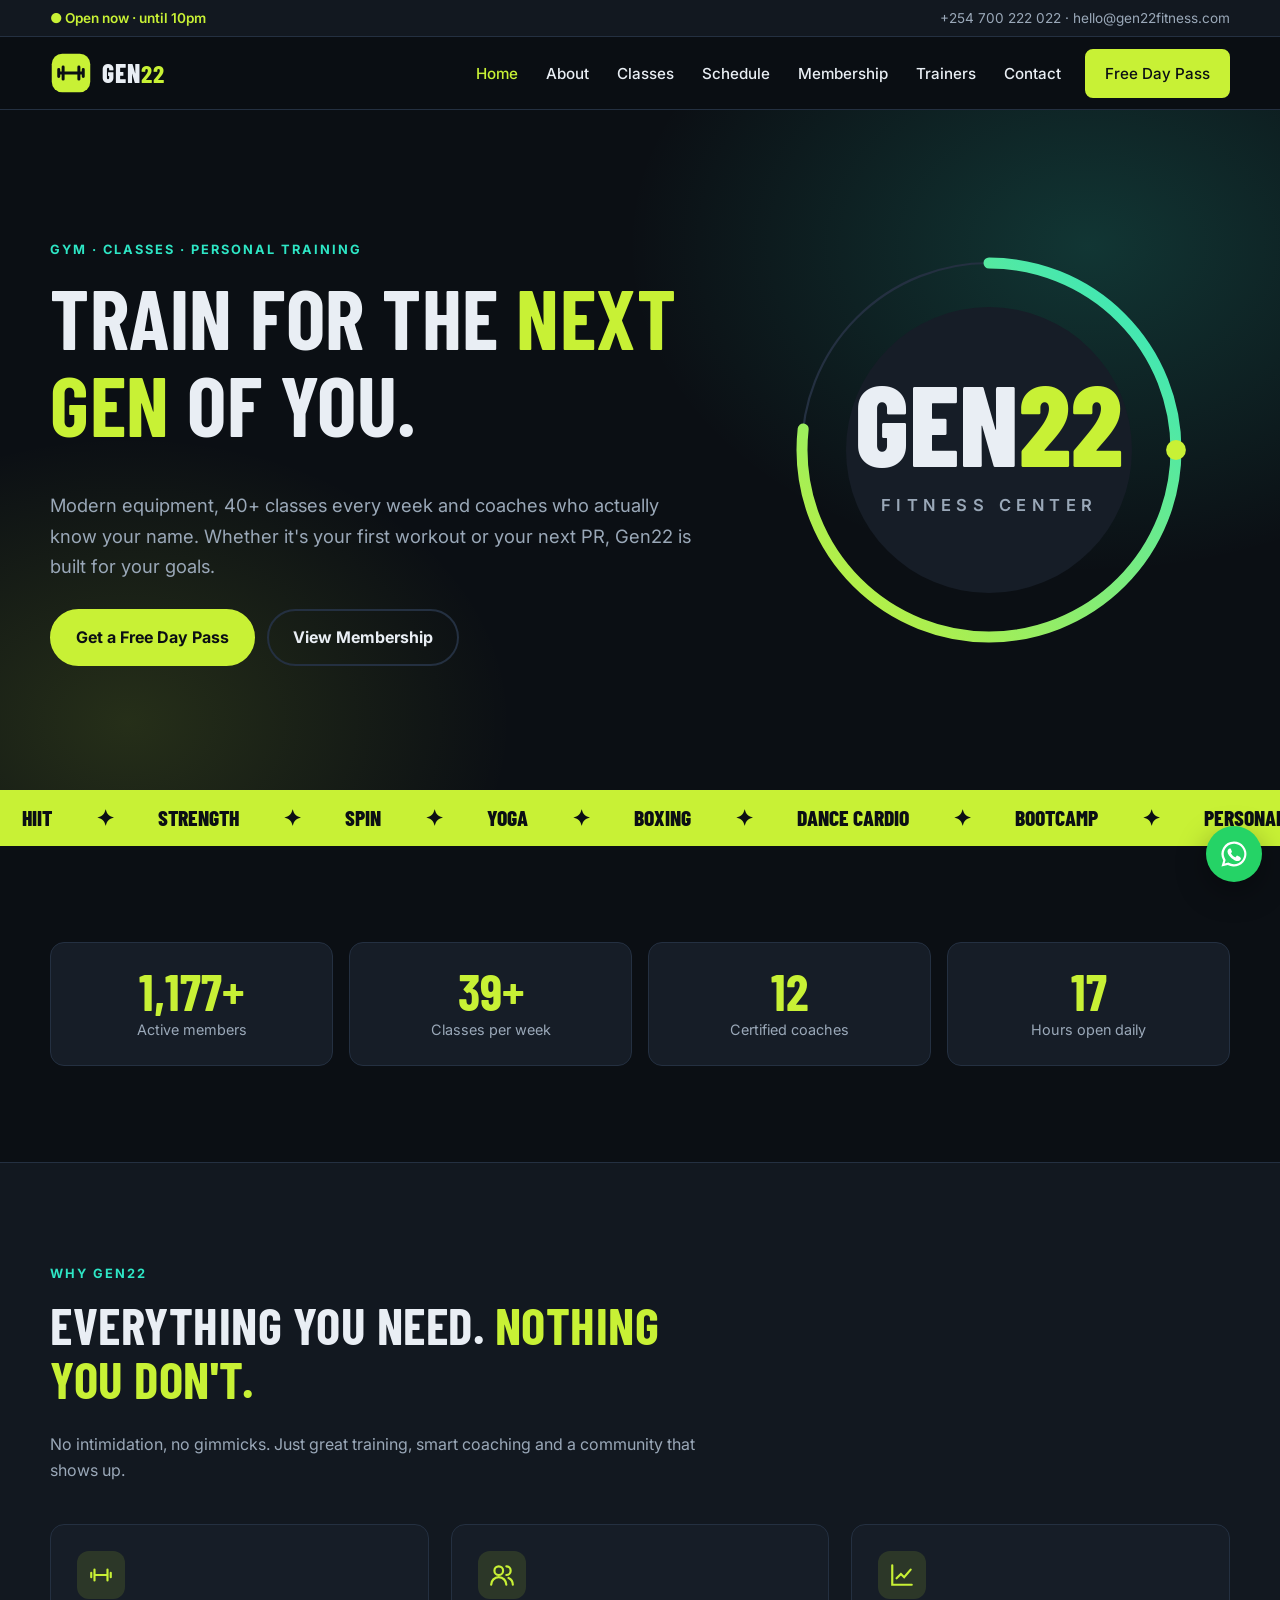
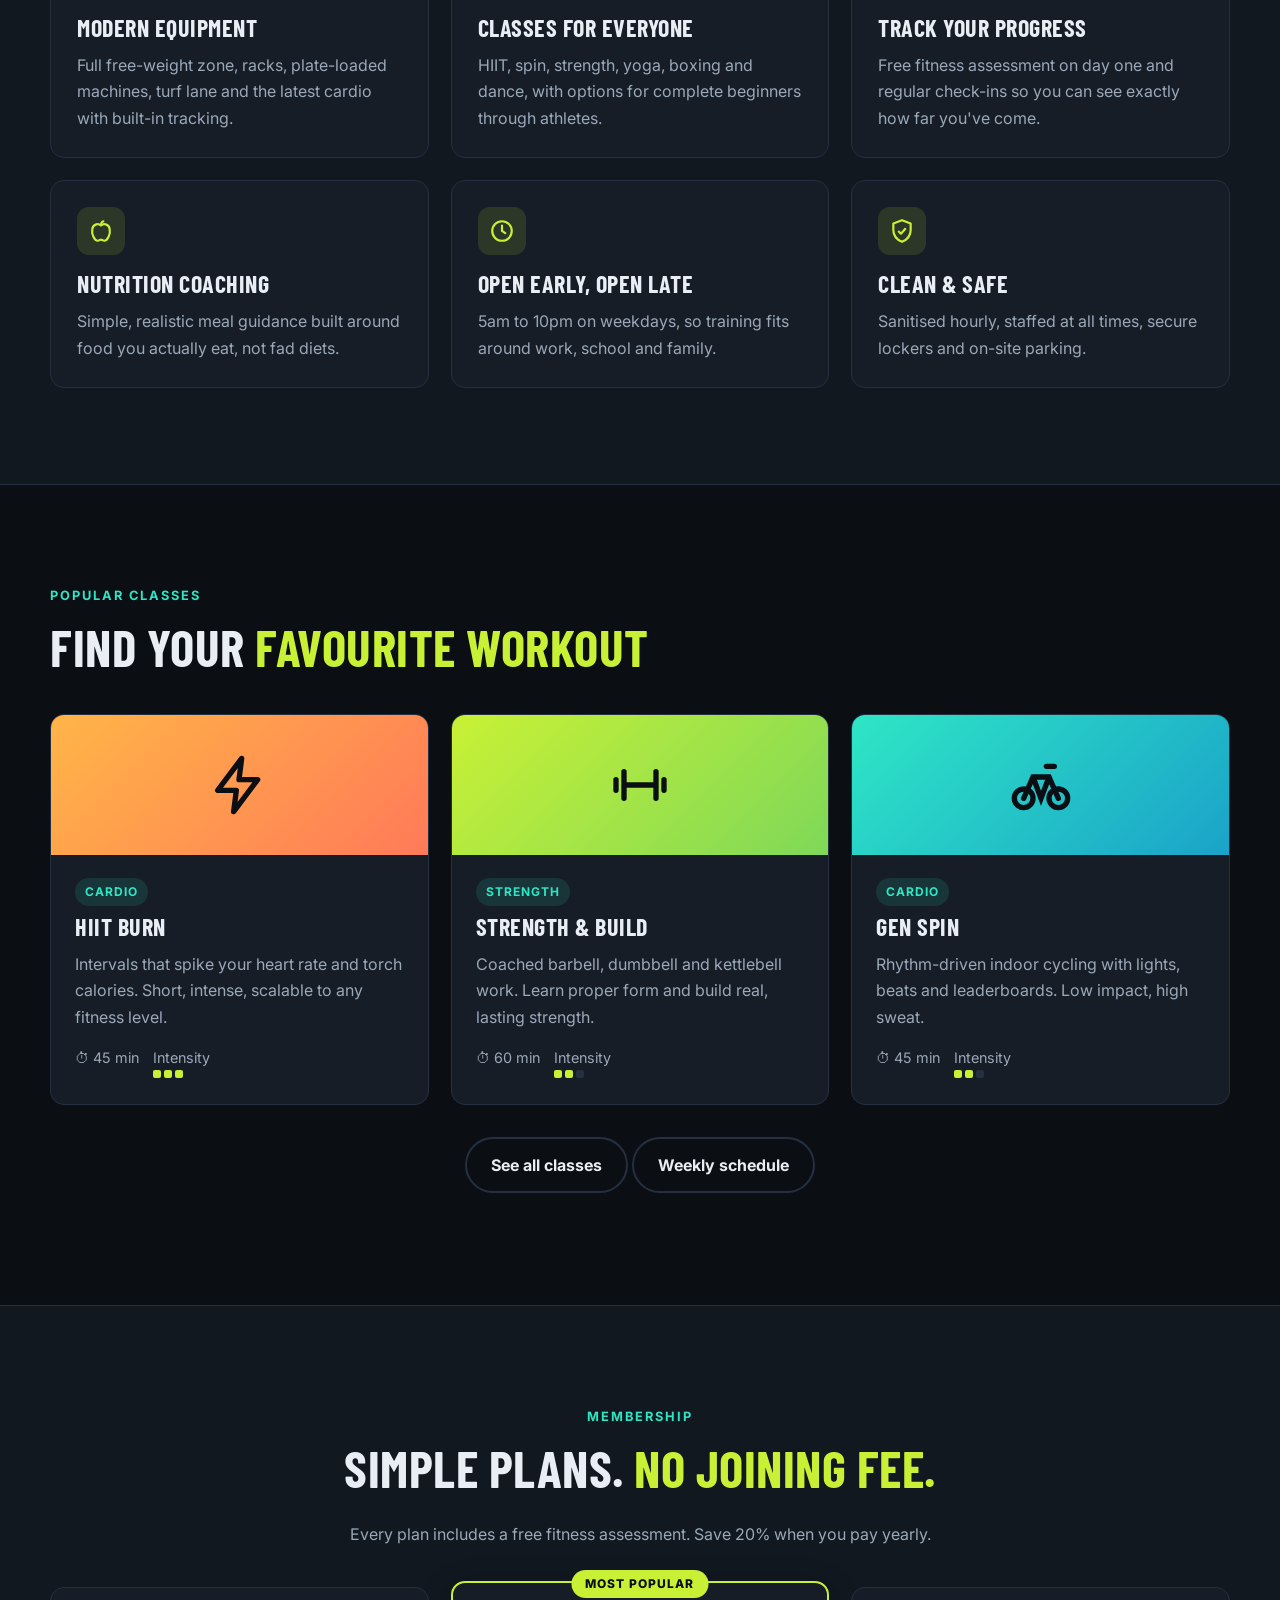
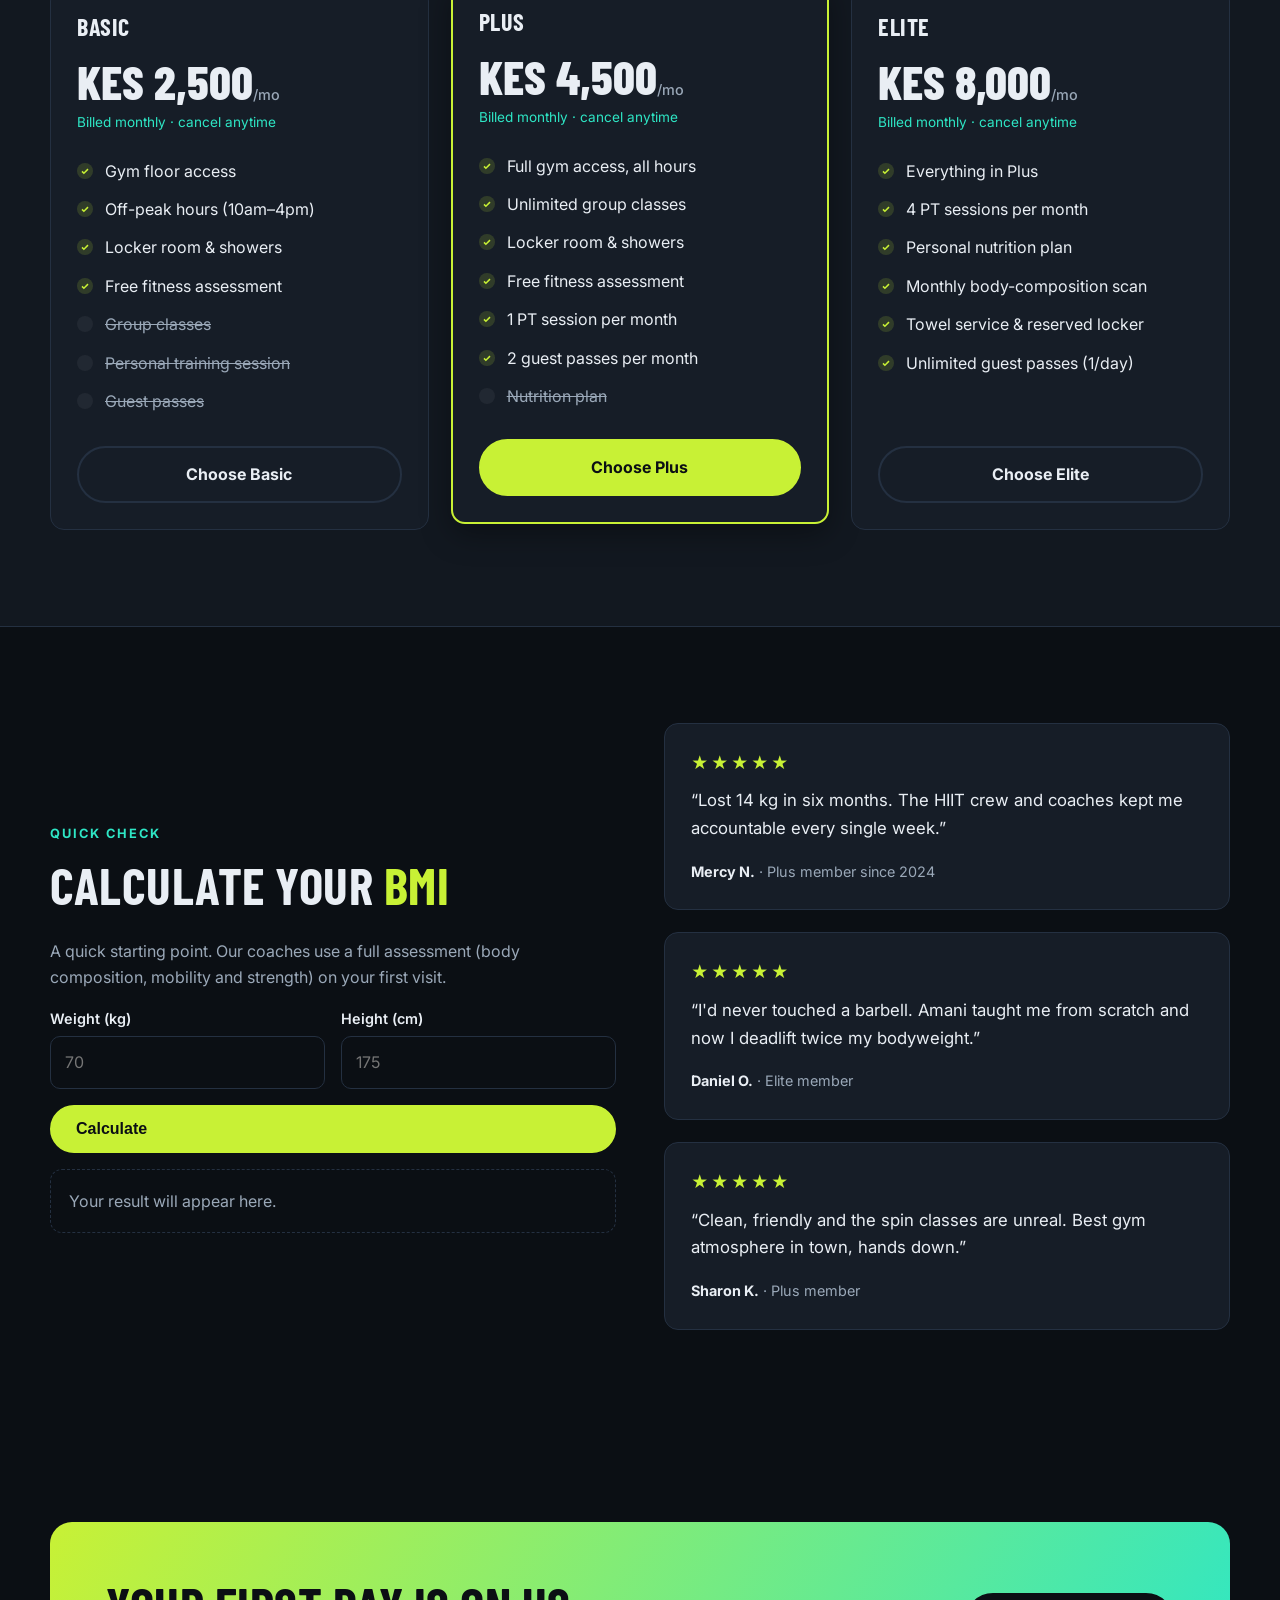
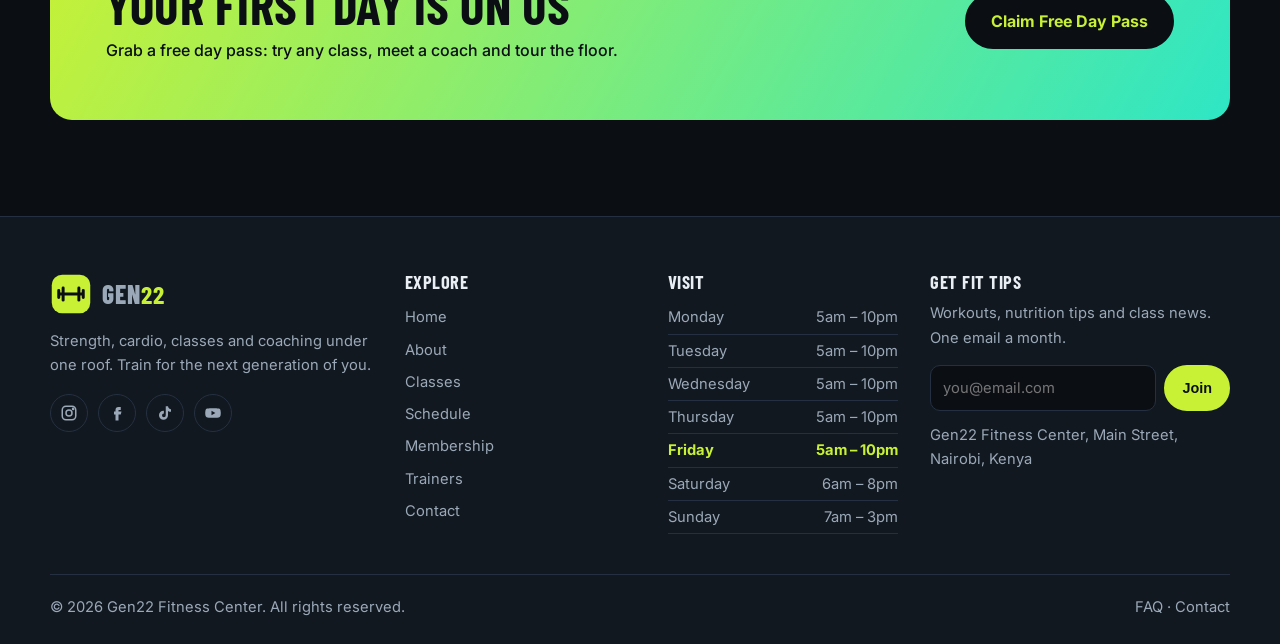
<file: index.html>
<!DOCTYPE html>
<html lang="en" class="no-js">
<head>
<meta charset="UTF-8">
<meta name="viewport" content="width=device-width, initial-scale=1">
<title>Gen22 Fitness Center | Gym, Classes & Personal Training</title>
<meta name="description" content="Gen22 Fitness Center: modern gym, 40+ weekly classes (HIIT, spin, strength, yoga, boxing, dance) and personal training. Get a free day pass.">
<meta name="theme-color" content="#0b0f14">
<meta property="og:title" content="Gen22 Fitness Center | Gym, Classes & Personal Training">
<meta property="og:description" content="Gen22 Fitness Center: modern gym, 40+ weekly classes (HIIT, spin, strength, yoga, boxing, dance) and personal training. Get a free day pass.">
<meta property="og:type" content="website">
<link rel="icon" href="images/favicon.svg" type="image/svg+xml">
<link rel="preconnect" href="https://fonts.googleapis.com">
<link rel="preconnect" href="https://fonts.gstatic.com" crossorigin>
<link href="https://fonts.googleapis.com/css2?family=Barlow+Condensed:wght@600;800&family=Inter:wght@400;500;600;700&display=swap" rel="stylesheet">
<link rel="stylesheet" href="css/style.css">
</head>
<body>
<a class="skip" href="#main">Skip to content</a>
<div class="topbar"><div class="container">
  <span class="open-badge">Mon–Fri 5am–10pm · Sat 6am–8pm · Sun 7am–3pm</span>
  <span><a data-cfg="phone" href="tel:+254700222022">+254 700 222 022</a> · <a data-cfg="email" href="mailto:hello@gen22fitness.com">hello@gen22fitness.com</a></span>
</div></div>
<header class="header">
  <nav class="container nav" aria-label="Main">
    <a class="logo" href="index.html" aria-label="Gen22 Fitness Center home"><svg viewBox="0 0 48 48" aria-hidden="true"><rect x="2" y="2" width="44" height="44" rx="12" fill="#c8f135"/><path d="M12 24h24M15 17v14M33 17v14M10 20v8M38 20v8" stroke="#0b0f14" stroke-width="3.4" stroke-linecap="round"/></svg><span>Gen<b>22</b></span></a>
    <button class="menu-toggle" aria-label="Open menu" aria-expanded="false" aria-controls="nav-links"><span></span><span></span><span></span></button>
    <ul class="nav-links" id="nav-links">
      <li><a href="index.html" aria-current="page">Home</a></li><li><a href="about.html">About</a></li><li><a href="classes.html">Classes</a></li><li><a href="schedule.html">Schedule</a></li><li><a href="membership.html">Membership</a></li><li><a href="trainers.html">Trainers</a></li><li><a href="contact.html">Contact</a></li>
      <li><a class="btn" href="contact.html#trial">Free Day Pass</a></li>
    </ul>
  </nav>
</header>
<main id="main">
<section class="hero"><div class="container">
  <div>
    <span class="eyebrow">Gym · Classes · Personal Training</span>
    <h1>Train for the <span class="hl">next gen</span> of you.</h1>
    <p class="lead">Modern equipment, 40+ classes every week and coaches who actually know your name. Whether it's your first workout or your next PR, Gen22 is built for your goals.</p>
    <div class="hero-actions"><a class="btn" href="contact.html#trial">Get a Free Day Pass</a><a class="btn ghost" href="membership.html">View Membership</a></div>
  </div>
  <svg class="hero-art" viewBox="0 0 400 400" aria-hidden="true">
<defs><linearGradient id="g1" x1="0" y1="0" x2="1" y2="1"><stop offset="0" stop-color="#c8f135"/><stop offset="1" stop-color="#2ee6c5"/></linearGradient></defs>
<circle cx="200" cy="200" r="170" fill="none" stroke="#243041" stroke-width="2"/>
<circle cx="200" cy="200" r="170" fill="none" stroke="url(#g1)" stroke-width="10" stroke-linecap="round" stroke-dasharray="820 1100" transform="rotate(-90 200 200)"/>
<circle cx="200" cy="200" r="130" fill="#161d27"/>
<text x="200" y="215" text-anchor="middle" font-family="Barlow Condensed, Impact, sans-serif" font-weight="800" font-size="104" fill="#e9eef4">GEN<tspan fill="#c8f135">22</tspan></text>
<text x="200" y="255" text-anchor="middle" font-family="Inter, sans-serif" font-weight="600" font-size="15" letter-spacing="5" fill="#9aa8b8">FITNESS CENTER</text>
<g fill="#c8f135"><circle cx="370" cy="200" r="9"/></g>
</svg>
</div></section>
<div class="ticker" aria-hidden="true"><div class="ticker-track"><span>HIIT</span><span>Strength</span><span>Spin</span><span>Yoga</span><span>Boxing</span><span>Dance Cardio</span><span>Bootcamp</span><span>Personal Training</span><span>HIIT</span><span>Strength</span><span>Spin</span><span>Yoga</span><span>Boxing</span><span>Dance Cardio</span><span>Bootcamp</span><span>Personal Training</span></div></div>

<section class="section"><div class="container">
  <div class="stats">
    <div class="stat"><strong data-count="1200" data-suffix="+">1,200+</strong><span>Active members</span></div>
    <div class="stat"><strong data-count="40" data-suffix="+">40+</strong><span>Classes per week</span></div>
    <div class="stat"><strong data-count="12">12</strong><span>Certified coaches</span></div>
    <div class="stat"><strong data-count="17">17</strong><span>Hours open daily</span></div>
  </div>
</div></section>

<section class="section alt"><div class="container">
  <div class="section-head"><span class="eyebrow">Why Gen22</span><h2>Everything you need. <span class="hl">Nothing you don't.</span></h2><p class="muted">No intimidation, no gimmicks. Just great training, smart coaching and a community that shows up.</p></div>
  <div class="grid g3">
    <div class="card reveal"><div class="icon"><svg viewBox="0 0 24 24" fill="none" stroke="currentColor" stroke-width="2" stroke-linecap="round"><path d="M6 7v10M18 7v10M3 10v4M21 10v4M6 12h12"/></svg></div><h3>Modern equipment</h3><p class="muted">Full free-weight zone, racks, plate-loaded machines, turf lane and the latest cardio with built-in tracking.</p></div>
    <div class="card reveal"><div class="icon"><svg viewBox="0 0 24 24" fill="none" stroke="currentColor" stroke-width="2" stroke-linecap="round"><circle cx="9" cy="8" r="4"/><path d="M2 21a7 7 0 0114 0M16 4a4 4 0 010 8M22 21a7 7 0 00-4-6.3"/></svg></div><h3>Classes for everyone</h3><p class="muted">HIIT, spin, strength, yoga, boxing and dance, with options for complete beginners through athletes.</p></div>
    <div class="card reveal"><div class="icon"><svg viewBox="0 0 24 24" fill="none" stroke="currentColor" stroke-width="2" stroke-linecap="round"><path d="M3 3v18h18M7 15l4-4 3 3 6-7"/></svg></div><h3>Track your progress</h3><p class="muted">Free fitness assessment on day one and regular check-ins so you can see exactly how far you've come.</p></div>
    <div class="card reveal"><div class="icon"><svg viewBox="0 0 24 24" fill="none" stroke="currentColor" stroke-width="2" stroke-linejoin="round"><path d="M12 7c-2-2-7-2-8 3s2 11 5 11c1.5 0 2-1 3-1s1.5 1 3 1c3 0 6-6 5-11s-6-5-8-3z"/><path d="M12 7c0-2 1-4 3-4"/></svg></div><h3>Nutrition coaching</h3><p class="muted">Simple, realistic meal guidance built around food you actually eat, not fad diets.</p></div>
    <div class="card reveal"><div class="icon"><svg viewBox="0 0 24 24" fill="none" stroke="currentColor" stroke-width="2" stroke-linecap="round"><circle cx="12" cy="12" r="9"/><path d="M12 7v5l3 2"/></svg></div><h3>Open early, open late</h3><p class="muted">5am to 10pm on weekdays, so training fits around work, school and family.</p></div>
    <div class="card reveal"><div class="icon"><svg viewBox="0 0 24 24" fill="none" stroke="currentColor" stroke-width="2" stroke-linejoin="round"><path d="M12 2l8 3v6c0 5-3.5 9-8 11-4.5-2-8-6-8-11V5z"/><path d="M8.5 12l2.5 2.5 4.5-5"/></svg></div><h3>Clean & safe</h3><p class="muted">Sanitised hourly, staffed at all times, secure lockers and on-site parking.</p></div>
  </div>
</div></section>

<section class="section"><div class="container">
  <div class="section-head"><span class="eyebrow">Popular classes</span><h2>Find your <span class="hl">favourite workout</span></h2></div>
  <div class="grid g3"><article class="card class-card reveal" id="hiit"><div class="banner b3"><svg viewBox="0 0 24 24" fill="none" stroke="currentColor" stroke-width="2" stroke-linecap="round" stroke-linejoin="round"><path d="M13 2L4 14h7l-1 8 9-12h-7z"/></svg></div><div class="body">
<span class="tag">Cardio</span>
<h3>HIIT Burn</h3><p class="muted">Intervals that spike your heart rate and torch calories. Short, intense, scalable to any fitness level.</p>
<div class="meta"><span>⏱ 45 min</span><span>Intensity <span class="level" aria-label="Intensity 3 of 3"><i class="on"></i><i class="on"></i><i class="on"></i></span></span></div></div></article><article class="card class-card reveal" id="strength"><div class="banner b1"><svg viewBox="0 0 24 24" fill="none" stroke="currentColor" stroke-width="2" stroke-linecap="round"><path d="M6 7v10M18 7v10M3 10v4M21 10v4M6 12h12"/></svg></div><div class="body">
<span class="tag">Strength</span>
<h3>Strength & Build</h3><p class="muted">Coached barbell, dumbbell and kettlebell work. Learn proper form and build real, lasting strength.</p>
<div class="meta"><span>⏱ 60 min</span><span>Intensity <span class="level" aria-label="Intensity 2 of 3"><i class="on"></i><i class="on"></i><i></i></span></span></div></div></article><article class="card class-card reveal" id="spin"><div class="banner b2"><svg viewBox="0 0 24 24" fill="none" stroke="currentColor" stroke-width="2" stroke-linecap="round"><circle cx="5.5" cy="17" r="3.5"/><circle cx="18.5" cy="17" r="3.5"/><path d="M5.5 17L9 9h6l3.5 8M9 9l3 8 3-8M14 5h3"/></svg></div><div class="body">
<span class="tag">Cardio</span>
<h3>Gen Spin</h3><p class="muted">Rhythm-driven indoor cycling with lights, beats and leaderboards. Low impact, high sweat.</p>
<div class="meta"><span>⏱ 45 min</span><span>Intensity <span class="level" aria-label="Intensity 2 of 3"><i class="on"></i><i class="on"></i><i></i></span></span></div></div></article></div>
  <p class="center" style="margin-top:32px"><a class="btn ghost" href="classes.html">See all classes</a> <a class="btn ghost" href="schedule.html">Weekly schedule</a></p>
</div></section>

<section class="section alt"><div class="container">
  <div class="section-head center center"><span class="eyebrow">Membership</span><h2>Simple plans. <span class="hl">No joining fee.</span></h2><p class="muted">Every plan includes a free fitness assessment. Save 20% when you pay yearly.</p></div>
  <div class="grid g3"><article class="card price-card reveal"><h3>Basic</h3>
<div class="price" data-monthly="2500"><span class="amt">KES 2,500</span><small class="per">/mo</small></div>
<div class="price-note">Billed monthly · cancel anytime</div>
<ul class="ticks"><li>Gym floor access</li><li>Off-peak hours (10am–4pm)</li><li>Locker room & showers</li><li>Free fitness assessment</li><li class="no">Group classes</li><li class="no">Personal training session</li><li class="no">Guest passes</li></ul><a class="btn ghost block" href="contact.html?plan=basic#trial">Choose Basic</a></article><article class="card price-card featured reveal"><span class="ribbon">Most popular</span><h3>Plus</h3>
<div class="price" data-monthly="4500"><span class="amt">KES 4,500</span><small class="per">/mo</small></div>
<div class="price-note">Billed monthly · cancel anytime</div>
<ul class="ticks"><li>Full gym access, all hours</li><li>Unlimited group classes</li><li>Locker room & showers</li><li>Free fitness assessment</li><li>1 PT session per month</li><li>2 guest passes per month</li><li class="no">Nutrition plan</li></ul><a class="btn block" href="contact.html?plan=plus#trial">Choose Plus</a></article><article class="card price-card reveal"><h3>Elite</h3>
<div class="price" data-monthly="8000"><span class="amt">KES 8,000</span><small class="per">/mo</small></div>
<div class="price-note">Billed monthly · cancel anytime</div>
<ul class="ticks"><li>Everything in Plus</li><li>4 PT sessions per month</li><li>Personal nutrition plan</li><li>Monthly body-composition scan</li><li>Towel service & reserved locker</li><li>Unlimited guest passes (1/day)</li></ul><a class="btn ghost block" href="contact.html?plan=elite#trial">Choose Elite</a></article></div>
</div></section>

<section class="section"><div class="container split">
  <div class="reveal">
    <span class="eyebrow">Quick check</span><h2>Calculate your <span class="hl">BMI</span></h2>
    <p class="muted">A quick starting point. Our coaches use a full assessment (body composition, mobility and strength) on your first visit.</p>
    <form id="bmi-form" class="form">
      <div class="row"><div><label for="weight">Weight (kg)</label><input id="weight" name="weight" type="number" inputmode="decimal" min="20" max="400" step="0.1" placeholder="70" required></div>
      <div><label for="height">Height (cm)</label><input id="height" name="height" type="number" inputmode="decimal" min="100" max="250" placeholder="175" required></div></div>
      <button class="btn" type="submit">Calculate</button>
    </form>
    <div id="bmi-result" class="calc-result" aria-live="polite"><span class="muted">Your result will appear here.</span></div>
  </div>
  <div class="grid">
    <blockquote class="card quote reveal" style="margin:0"><div class="stars" aria-label="5 out of 5 stars">★★★★★</div><p>“Lost 14 kg in six months. The HIIT crew and coaches kept me accountable every single week.”</p><footer><b>Mercy N.</b> · Plus member since 2024</footer></blockquote><blockquote class="card quote reveal" style="margin:0"><div class="stars" aria-label="5 out of 5 stars">★★★★★</div><p>“I'd never touched a barbell. Amani taught me from scratch and now I deadlift twice my bodyweight.”</p><footer><b>Daniel O.</b> · Elite member</footer></blockquote><blockquote class="card quote reveal" style="margin:0"><div class="stars" aria-label="5 out of 5 stars">★★★★★</div><p>“Clean, friendly and the spin classes are unreal. Best gym atmosphere in town, hands down.”</p><footer><b>Sharon K.</b> · Plus member</footer></blockquote>
  </div>
</div></section>
<section class="section"><div class="container"><div class="cta reveal"><div><h2>Your first day is on us</h2><p>Grab a free day pass: try any class, meet a coach and tour the floor.</p></div><a class="btn" href="contact.html#trial">Claim Free Day Pass</a></div></div></section>
</main>
<footer class="footer">
  <div class="container">
    <div class="footer-grid">
      <div>
        <a class="logo" href="index.html"><svg viewBox="0 0 48 48" aria-hidden="true"><rect x="2" y="2" width="44" height="44" rx="12" fill="#c8f135"/><path d="M12 24h24M15 17v14M33 17v14M10 20v8M38 20v8" stroke="#0b0f14" stroke-width="3.4" stroke-linecap="round"/></svg><span>Gen<b>22</b></span></a>
        <p style="margin-top:14px">Strength, cardio, classes and coaching under one roof. Train for the next generation of you.</p>
        <div class="social"><a data-cfg="social.instagram" href="#" aria-label="Instagram" target="_blank" rel="noopener"><svg viewBox="0 0 24 24" fill="none" stroke="currentColor" stroke-width="2"><rect x="3" y="3" width="18" height="18" rx="5"/><circle cx="12" cy="12" r="4"/><circle cx="17.5" cy="6.5" r=".8" fill="currentColor"/></svg></a><a data-cfg="social.facebook" href="#" aria-label="Facebook" target="_blank" rel="noopener"><svg viewBox="0 0 24 24" fill="currentColor"><path d="M14 8h3V4h-3a4 4 0 00-4 4v2H8v4h2v8h4v-8h3l1-4h-4V8.5c0-.3.2-.5.5-.5z"/></svg></a><a data-cfg="social.tiktok" href="#" aria-label="Tiktok" target="_blank" rel="noopener"><svg viewBox="0 0 24 24" fill="currentColor"><path d="M16 3c.4 2.2 1.9 3.8 4 4v3.4a7.6 7.6 0 01-4-1.2V15a6 6 0 11-6-6h.5v3.5A2.5 2.5 0 1013 15V3z"/></svg></a><a data-cfg="social.youtube" href="#" aria-label="Youtube" target="_blank" rel="noopener"><svg viewBox="0 0 24 24" fill="currentColor"><path d="M22 8.2a3 3 0 00-2.1-2.1C18 5.6 12 5.6 12 5.6s-6 0-7.9.5A3 3 0 002 8.2 31 31 0 001.6 12 31 31 0 002 15.8a3 3 0 002.1 2.1c1.9.5 7.9.5 7.9.5s6 0 7.9-.5a3 3 0 002.1-2.1 31 31 0 00.4-3.8 31 31 0 00-.4-3.8zM10 15V9l5.2 3z"/></svg></a></div>
      </div>
      <div>
        <h4>Explore</h4>
        <ul><li><a href="index.html" aria-current="page">Home</a></li><li><a href="about.html">About</a></li><li><a href="classes.html">Classes</a></li><li><a href="schedule.html">Schedule</a></li><li><a href="membership.html">Membership</a></li><li><a href="trainers.html">Trainers</a></li><li><a href="contact.html">Contact</a></li></ul>
      </div>
      <div>
        <h4>Visit</h4>
        <ul class="hours" data-hours><li><span>Mon–Fri</span><span>5am – 10pm</span></li><li><span>Sat</span><span>6am – 8pm</span></li><li><span>Sun</span><span>7am – 3pm</span></li></ul>
      </div>
      <div>
        <h4>Get fit tips</h4>
        <p>Workouts, nutrition tips and class news. One email a month.</p>
        <form class="newsletter" data-demo="newsletter" data-success="You're subscribed. Welcome to Gen22!">
          <label class="skip" for="nl-email-index">Email</label>
          <input id="nl-email-index" name="email" type="email" placeholder="you@email.com" required>
          <button class="btn sm" type="submit">Join</button>
        </form>
        <p class="form-status" role="status" style="margin-top:10px"></p>
        <p style="margin-top:12px"><span data-cfg="address">Main Street, Nairobi, Kenya</span></p>
      </div>
    </div>
    <div class="copyright">
      <span>© <span data-year>2026</span> Gen22 Fitness Center. All rights reserved.</span>
      <span><a href="membership.html#faq">FAQ</a> · <a href="contact.html">Contact</a></span>
    </div>
  </div>
</footer>
<a class="wa-float" data-cfg="whatsapp" href="https://wa.me/254700222022" target="_blank" rel="noopener" aria-label="Chat with us on WhatsApp"><svg viewBox="0 0 24 24" fill="currentColor" aria-hidden="true"><path d="M12 2a10 10 0 00-8.6 15.1L2 22l5-1.3A10 10 0 1012 2zm0 18.2a8.2 8.2 0 01-4.2-1.2l-.3-.2-3 .8.8-2.9-.2-.3A8.2 8.2 0 1112 20.2zm4.5-6.1c-.2-.1-1.5-.7-1.7-.8s-.4-.1-.6.1-.7.8-.8 1-.3.2-.5.1a6.7 6.7 0 01-3.3-2.9c-.3-.4.2-.4.7-1.3a.4.4 0 000-.4l-.8-1.9c-.2-.5-.4-.4-.6-.4h-.5a1 1 0 00-.7.3 3 3 0 00-.9 2.2 5.2 5.2 0 001.1 2.8 11.8 11.8 0 004.5 4c1.7.7 2.3.8 3.2.6a2.7 2.7 0 001.7-1.2 2.2 2.2 0 00.2-1.2c-.1-.1-.2-.2-.5-.3z"/></svg></a>
<button class="to-top" type="button" aria-label="Back to top">↑</button>
<script src="js/config.js"></script>
<script src="js/main.js"></script>
</body>
</html>
</file>
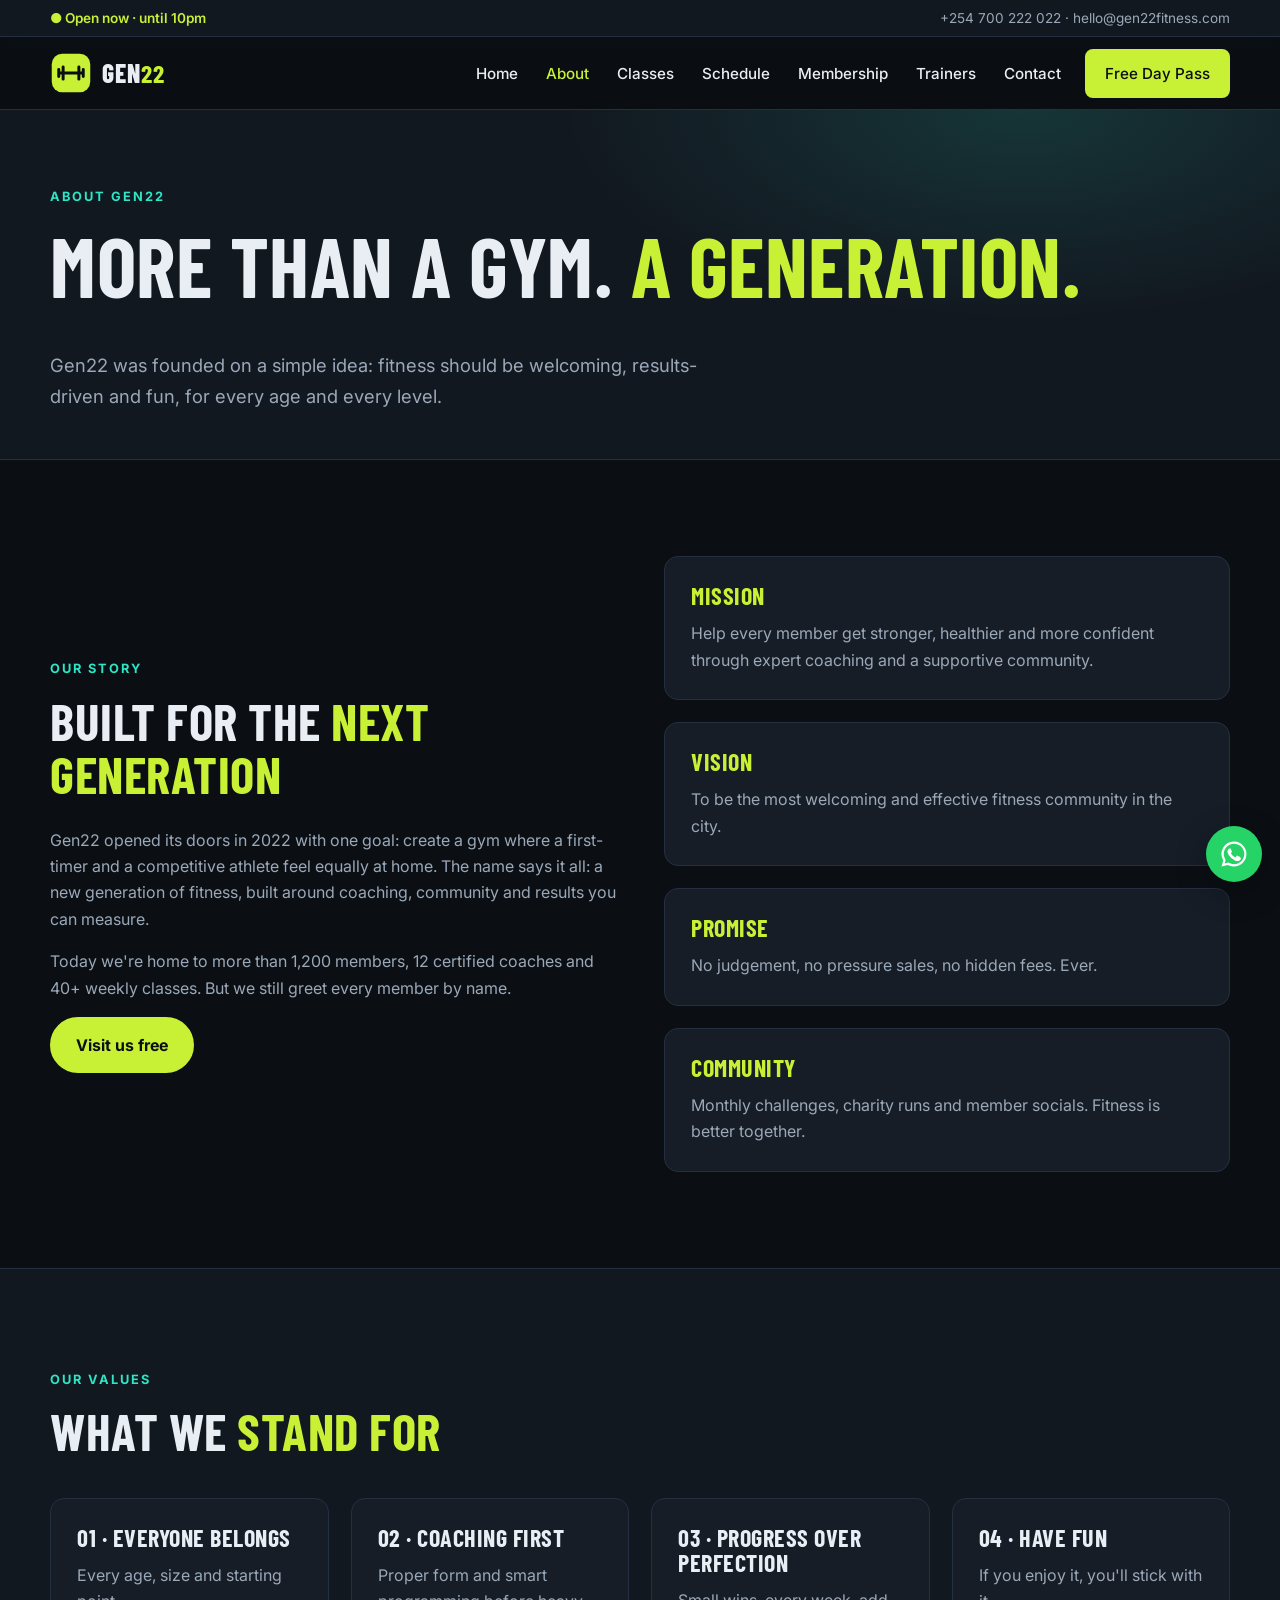
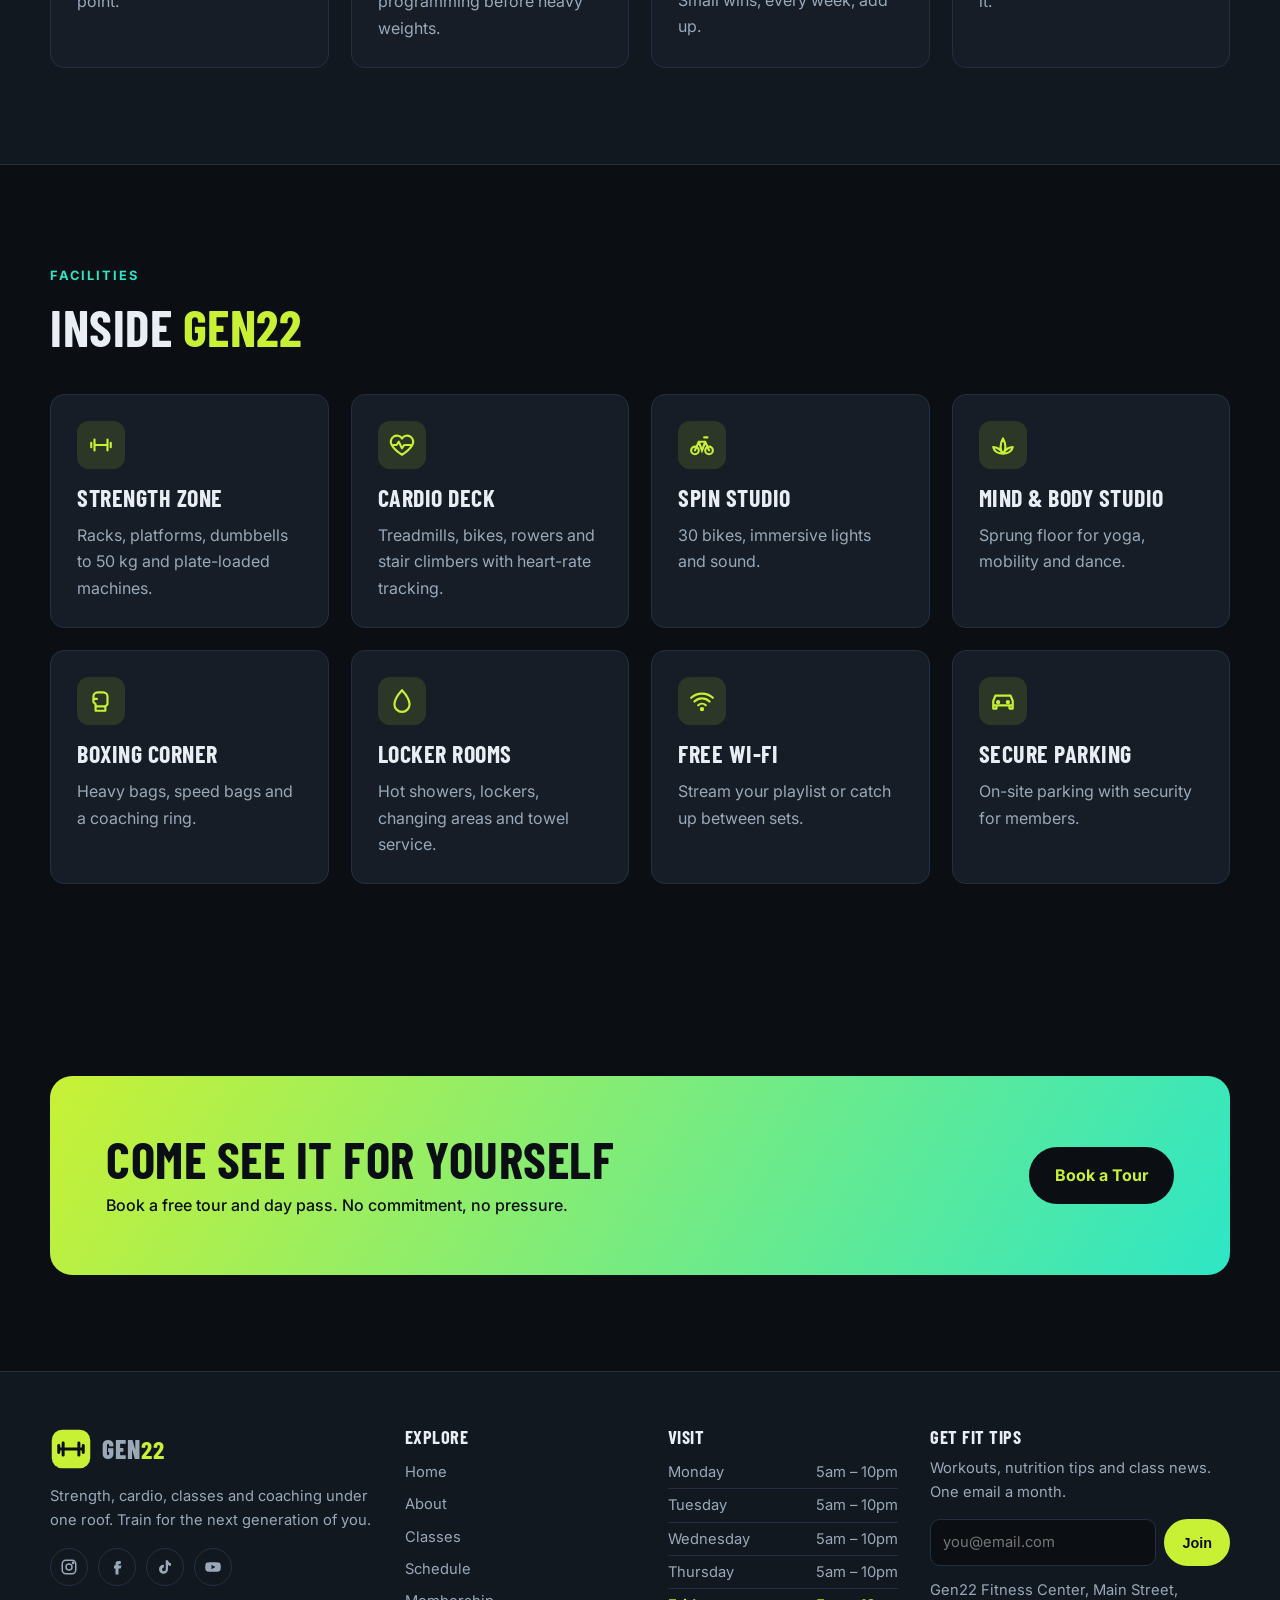
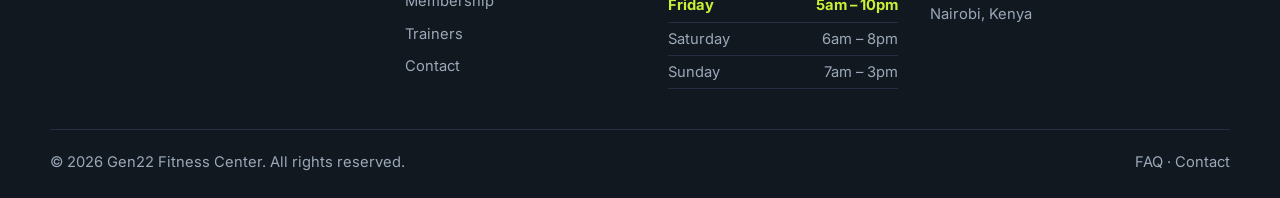
<file: about.html>
<!DOCTYPE html>
<html lang="en" class="no-js">
<head>
<meta charset="UTF-8">
<meta name="viewport" content="width=device-width, initial-scale=1">
<title>About Us | Gen22 Fitness Center</title>
<meta name="description" content="Learn about Gen22 Fitness Center: our story, values and facilities, including strength zone, spin studio, boxing corner and more.">
<meta name="theme-color" content="#0b0f14">
<meta property="og:title" content="About Us | Gen22 Fitness Center">
<meta property="og:description" content="Learn about Gen22 Fitness Center: our story, values and facilities, including strength zone, spin studio, boxing corner and more.">
<meta property="og:type" content="website">
<link rel="icon" href="images/favicon.svg" type="image/svg+xml">
<link rel="preconnect" href="https://fonts.googleapis.com">
<link rel="preconnect" href="https://fonts.gstatic.com" crossorigin>
<link href="https://fonts.googleapis.com/css2?family=Barlow+Condensed:wght@600;800&family=Inter:wght@400;500;600;700&display=swap" rel="stylesheet">
<link rel="stylesheet" href="css/style.css">
</head>
<body>
<a class="skip" href="#main">Skip to content</a>
<div class="topbar"><div class="container">
  <span class="open-badge">Mon–Fri 5am–10pm · Sat 6am–8pm · Sun 7am–3pm</span>
  <span><a data-cfg="phone" href="tel:+254700222022">+254 700 222 022</a> · <a data-cfg="email" href="mailto:hello@gen22fitness.com">hello@gen22fitness.com</a></span>
</div></div>
<header class="header">
  <nav class="container nav" aria-label="Main">
    <a class="logo" href="index.html" aria-label="Gen22 Fitness Center home"><svg viewBox="0 0 48 48" aria-hidden="true"><rect x="2" y="2" width="44" height="44" rx="12" fill="#c8f135"/><path d="M12 24h24M15 17v14M33 17v14M10 20v8M38 20v8" stroke="#0b0f14" stroke-width="3.4" stroke-linecap="round"/></svg><span>Gen<b>22</b></span></a>
    <button class="menu-toggle" aria-label="Open menu" aria-expanded="false" aria-controls="nav-links"><span></span><span></span><span></span></button>
    <ul class="nav-links" id="nav-links">
      <li><a href="index.html">Home</a></li><li><a href="about.html" aria-current="page">About</a></li><li><a href="classes.html">Classes</a></li><li><a href="schedule.html">Schedule</a></li><li><a href="membership.html">Membership</a></li><li><a href="trainers.html">Trainers</a></li><li><a href="contact.html">Contact</a></li>
      <li><a class="btn" href="contact.html#trial">Free Day Pass</a></li>
    </ul>
  </nav>
</header>
<main id="main">
<section class="page-hero"><div class="container"><span class="eyebrow">About Gen22</span><h1>More than a gym. <span class='hl'>A generation.</span></h1><p class="lead">Gen22 was founded on a simple idea: fitness should be welcoming, results-driven and fun, for every age and every level.</p></div></section>
<section class="section"><div class="container split">
  <div class="reveal"><span class="eyebrow">Our story</span><h2>Built for the <span class="hl">next generation</span></h2>
  <p class="muted">Gen22 opened its doors in 2022 with one goal: create a gym where a first-timer and a competitive athlete feel equally at home. The name says it all: a new generation of fitness, built around coaching, community and results you can measure.</p>
  <p class="muted">Today we're home to more than 1,200 members, 12 certified coaches and 40+ weekly classes. But we still greet every member by name.</p>
  <a class="btn" href="contact.html#trial">Visit us free</a></div>
  <div class="grid g2">
    <div class="card reveal"><h3 class="hl">Mission</h3><p class="muted">Help every member get stronger, healthier and more confident through expert coaching and a supportive community.</p></div>
    <div class="card reveal"><h3 class="hl">Vision</h3><p class="muted">To be the most welcoming and effective fitness community in the city.</p></div>
    <div class="card reveal"><h3 class="hl">Promise</h3><p class="muted">No judgement, no pressure sales, no hidden fees. Ever.</p></div>
    <div class="card reveal"><h3 class="hl">Community</h3><p class="muted">Monthly challenges, charity runs and member socials. Fitness is better together.</p></div>
  </div>
</div></section>
<section class="section alt"><div class="container">
  <div class="section-head"><span class="eyebrow">Our values</span><h2>What we <span class="hl">stand for</span></h2></div>
  <div class="grid g4">
    <div class="card reveal"><h3>01 · Everyone belongs</h3><p class="muted">Every age, size and starting point.</p></div>
    <div class="card reveal"><h3>02 · Coaching first</h3><p class="muted">Proper form and smart programming before heavy weights.</p></div>
    <div class="card reveal"><h3>03 · Progress over perfection</h3><p class="muted">Small wins, every week, add up.</p></div>
    <div class="card reveal"><h3>04 · Have fun</h3><p class="muted">If you enjoy it, you'll stick with it.</p></div>
  </div>
</div></section>
<section class="section"><div class="container">
  <div class="section-head"><span class="eyebrow">Facilities</span><h2>Inside <span class="hl">Gen22</span></h2></div>
  <div class="grid g4"><div class="card reveal"><div class="icon"><svg viewBox="0 0 24 24" fill="none" stroke="currentColor" stroke-width="2" stroke-linecap="round"><path d="M6 7v10M18 7v10M3 10v4M21 10v4M6 12h12"/></svg></div><h3>Strength zone</h3><p class="muted">Racks, platforms, dumbbells to 50 kg and plate-loaded machines.</p></div><div class="card reveal"><div class="icon"><svg viewBox="0 0 24 24" fill="none" stroke="currentColor" stroke-width="2" stroke-linejoin="round"><path d="M12 21s-7-4.5-9.5-9A5.5 5.5 0 0112 6a5.5 5.5 0 019.5 6c-2.5 4.5-9.5 9-9.5 9z"/><path d="M3 12h4l2-3 3 6 2-3h7"/></svg></div><h3>Cardio deck</h3><p class="muted">Treadmills, bikes, rowers and stair climbers with heart-rate tracking.</p></div><div class="card reveal"><div class="icon"><svg viewBox="0 0 24 24" fill="none" stroke="currentColor" stroke-width="2" stroke-linecap="round"><circle cx="5.5" cy="17" r="3.5"/><circle cx="18.5" cy="17" r="3.5"/><path d="M5.5 17L9 9h6l3.5 8M9 9l3 8 3-8M14 5h3"/></svg></div><h3>Spin studio</h3><p class="muted">30 bikes, immersive lights and sound.</p></div><div class="card reveal"><div class="icon"><svg viewBox="0 0 24 24" fill="none" stroke="currentColor" stroke-width="2" stroke-linejoin="round"><path d="M12 20c-4 0-8-2-9-6 3 0 6 1 9 6zM12 20c4 0 8-2 9-6-3 0-6 1-9 6zM12 20c-3-3-3-9 0-14 3 5 3 11 0 14z"/></svg></div><h3>Mind & body studio</h3><p class="muted">Sprung floor for yoga, mobility and dance.</p></div><div class="card reveal"><div class="icon"><svg viewBox="0 0 24 24" fill="none" stroke="currentColor" stroke-width="2" stroke-linejoin="round"><path d="M7 21h9v-4l2-2V8a4 4 0 00-4-4H9a4 4 0 00-4 4v5l2 2z"/><path d="M5 10h4M7 17h9"/></svg></div><h3>Boxing corner</h3><p class="muted">Heavy bags, speed bags and a coaching ring.</p></div><div class="card reveal"><div class="icon"><svg viewBox="0 0 24 24" fill="none" stroke="currentColor" stroke-width="2" stroke-linejoin="round"><path d="M12 2s7 7.5 7 13a7 7 0 01-14 0c0-5.5 7-13 7-13z"/></svg></div><h3>Locker rooms</h3><p class="muted">Hot showers, lockers, changing areas and towel service.</p></div><div class="card reveal"><div class="icon"><svg viewBox="0 0 24 24" fill="none" stroke="currentColor" stroke-width="2" stroke-linecap="round"><path d="M2 9a15 15 0 0120 0M5 12.5a10 10 0 0114 0M8.5 16a5 5 0 017 0"/><circle cx="12" cy="19.5" r="1"/></svg></div><h3>Free Wi-Fi</h3><p class="muted">Stream your playlist or catch up between sets.</p></div><div class="card reveal"><div class="icon"><svg viewBox="0 0 24 24" fill="none" stroke="currentColor" stroke-width="2" stroke-linejoin="round"><path d="M3 16v-4l2-5h14l2 5v4zM3 16v3h3v-3M18 16v3h3v-3"/><circle cx="7.5" cy="13" r="1"/><circle cx="16.5" cy="13" r="1"/></svg></div><h3>Secure parking</h3><p class="muted">On-site parking with security for members.</p></div></div>
</div></section>
<section class="section"><div class="container"><div class="cta reveal"><div><h2>Come see it for yourself</h2><p>Book a free tour and day pass. No commitment, no pressure.</p></div><a class="btn" href="contact.html#trial">Book a Tour</a></div></div></section>
</main>
<footer class="footer">
  <div class="container">
    <div class="footer-grid">
      <div>
        <a class="logo" href="index.html"><svg viewBox="0 0 48 48" aria-hidden="true"><rect x="2" y="2" width="44" height="44" rx="12" fill="#c8f135"/><path d="M12 24h24M15 17v14M33 17v14M10 20v8M38 20v8" stroke="#0b0f14" stroke-width="3.4" stroke-linecap="round"/></svg><span>Gen<b>22</b></span></a>
        <p style="margin-top:14px">Strength, cardio, classes and coaching under one roof. Train for the next generation of you.</p>
        <div class="social"><a data-cfg="social.instagram" href="#" aria-label="Instagram" target="_blank" rel="noopener"><svg viewBox="0 0 24 24" fill="none" stroke="currentColor" stroke-width="2"><rect x="3" y="3" width="18" height="18" rx="5"/><circle cx="12" cy="12" r="4"/><circle cx="17.5" cy="6.5" r=".8" fill="currentColor"/></svg></a><a data-cfg="social.facebook" href="#" aria-label="Facebook" target="_blank" rel="noopener"><svg viewBox="0 0 24 24" fill="currentColor"><path d="M14 8h3V4h-3a4 4 0 00-4 4v2H8v4h2v8h4v-8h3l1-4h-4V8.5c0-.3.2-.5.5-.5z"/></svg></a><a data-cfg="social.tiktok" href="#" aria-label="Tiktok" target="_blank" rel="noopener"><svg viewBox="0 0 24 24" fill="currentColor"><path d="M16 3c.4 2.2 1.9 3.8 4 4v3.4a7.6 7.6 0 01-4-1.2V15a6 6 0 11-6-6h.5v3.5A2.5 2.5 0 1013 15V3z"/></svg></a><a data-cfg="social.youtube" href="#" aria-label="Youtube" target="_blank" rel="noopener"><svg viewBox="0 0 24 24" fill="currentColor"><path d="M22 8.2a3 3 0 00-2.1-2.1C18 5.6 12 5.6 12 5.6s-6 0-7.9.5A3 3 0 002 8.2 31 31 0 001.6 12 31 31 0 002 15.8a3 3 0 002.1 2.1c1.9.5 7.9.5 7.9.5s6 0 7.9-.5a3 3 0 002.1-2.1 31 31 0 00.4-3.8 31 31 0 00-.4-3.8zM10 15V9l5.2 3z"/></svg></a></div>
      </div>
      <div>
        <h4>Explore</h4>
        <ul><li><a href="index.html">Home</a></li><li><a href="about.html" aria-current="page">About</a></li><li><a href="classes.html">Classes</a></li><li><a href="schedule.html">Schedule</a></li><li><a href="membership.html">Membership</a></li><li><a href="trainers.html">Trainers</a></li><li><a href="contact.html">Contact</a></li></ul>
      </div>
      <div>
        <h4>Visit</h4>
        <ul class="hours" data-hours><li><span>Mon–Fri</span><span>5am – 10pm</span></li><li><span>Sat</span><span>6am – 8pm</span></li><li><span>Sun</span><span>7am – 3pm</span></li></ul>
      </div>
      <div>
        <h4>Get fit tips</h4>
        <p>Workouts, nutrition tips and class news. One email a month.</p>
        <form class="newsletter" data-demo="newsletter" data-success="You're subscribed. Welcome to Gen22!">
          <label class="skip" for="nl-email-about">Email</label>
          <input id="nl-email-about" name="email" type="email" placeholder="you@email.com" required>
          <button class="btn sm" type="submit">Join</button>
        </form>
        <p class="form-status" role="status" style="margin-top:10px"></p>
        <p style="margin-top:12px"><span data-cfg="address">Main Street, Nairobi, Kenya</span></p>
      </div>
    </div>
    <div class="copyright">
      <span>© <span data-year>2026</span> Gen22 Fitness Center. All rights reserved.</span>
      <span><a href="membership.html#faq">FAQ</a> · <a href="contact.html">Contact</a></span>
    </div>
  </div>
</footer>
<a class="wa-float" data-cfg="whatsapp" href="https://wa.me/254700222022" target="_blank" rel="noopener" aria-label="Chat with us on WhatsApp"><svg viewBox="0 0 24 24" fill="currentColor" aria-hidden="true"><path d="M12 2a10 10 0 00-8.6 15.1L2 22l5-1.3A10 10 0 1012 2zm0 18.2a8.2 8.2 0 01-4.2-1.2l-.3-.2-3 .8.8-2.9-.2-.3A8.2 8.2 0 1112 20.2zm4.5-6.1c-.2-.1-1.5-.7-1.7-.8s-.4-.1-.6.1-.7.8-.8 1-.3.2-.5.1a6.7 6.7 0 01-3.3-2.9c-.3-.4.2-.4.7-1.3a.4.4 0 000-.4l-.8-1.9c-.2-.5-.4-.4-.6-.4h-.5a1 1 0 00-.7.3 3 3 0 00-.9 2.2 5.2 5.2 0 001.1 2.8 11.8 11.8 0 004.5 4c1.7.7 2.3.8 3.2.6a2.7 2.7 0 001.7-1.2 2.2 2.2 0 00.2-1.2c-.1-.1-.2-.2-.5-.3z"/></svg></a>
<button class="to-top" type="button" aria-label="Back to top">↑</button>
<script src="js/config.js"></script>
<script src="js/main.js"></script>
</body>
</html>
</file>
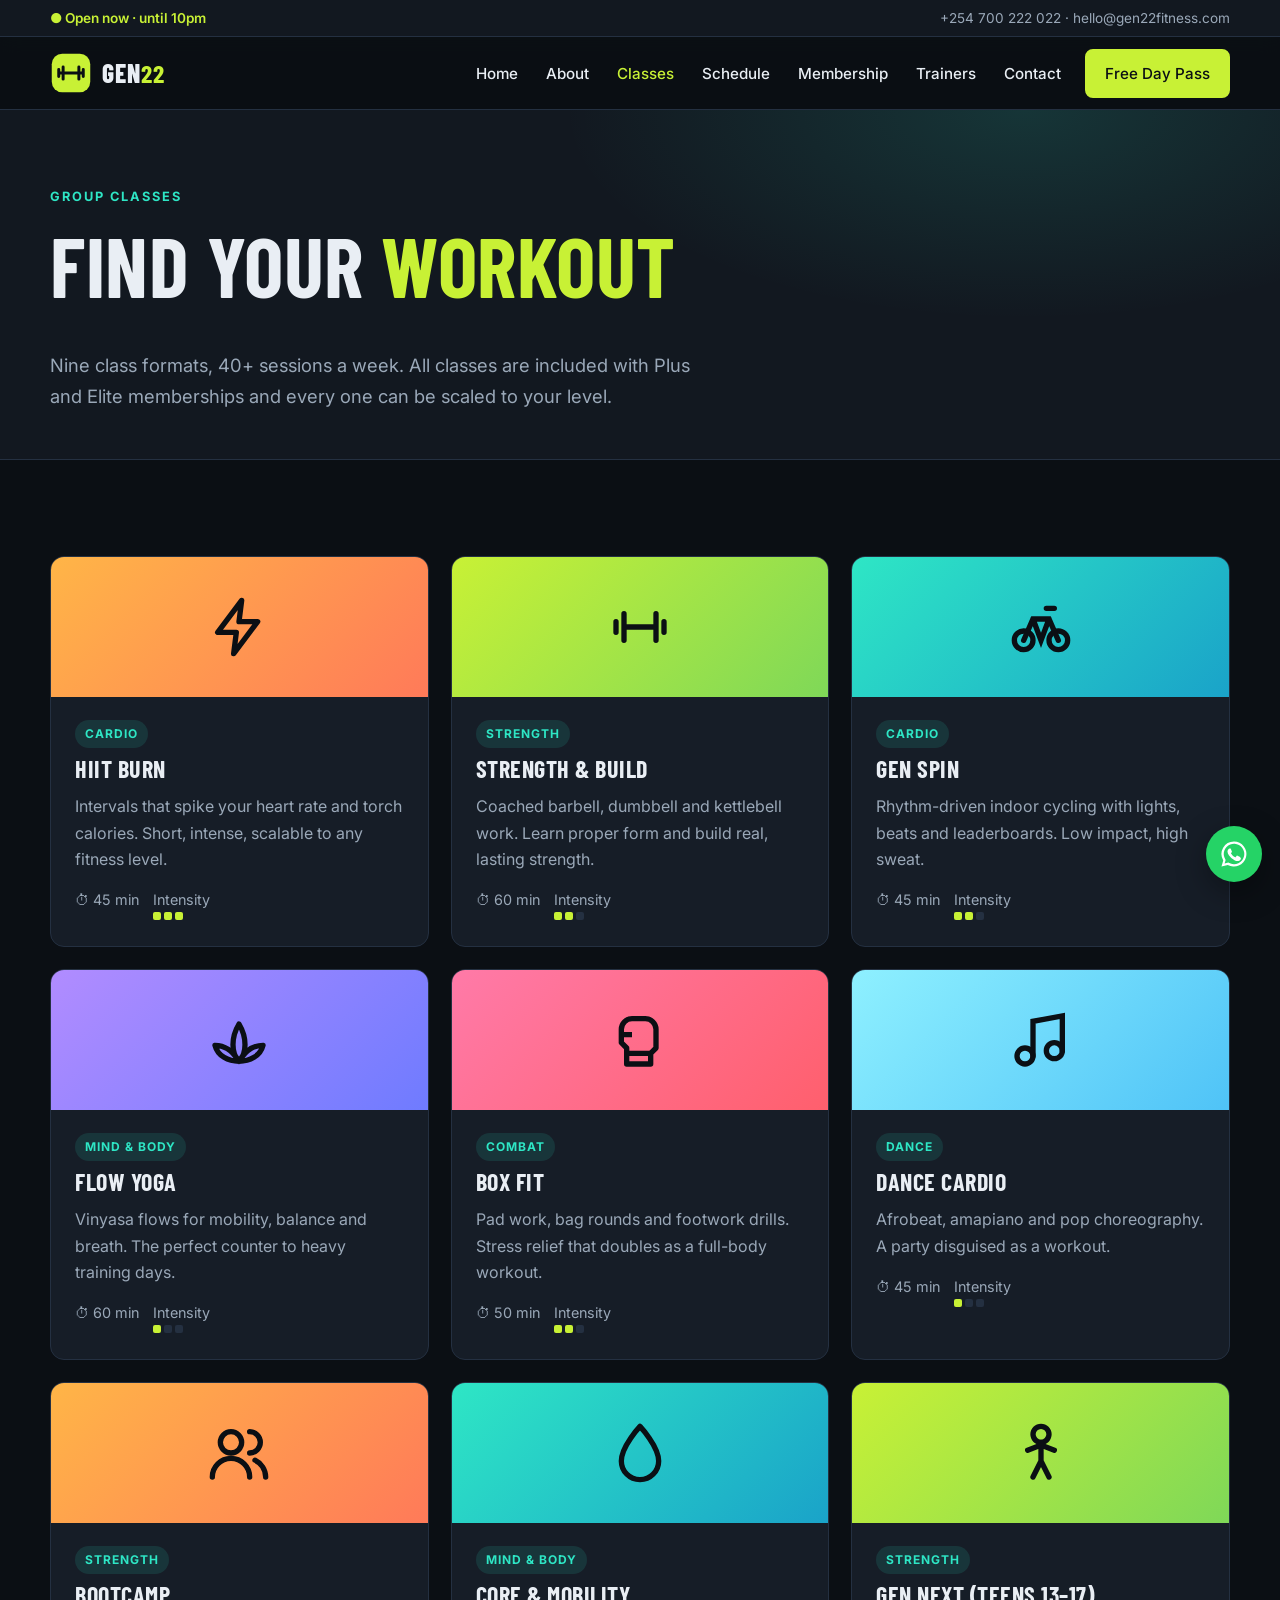
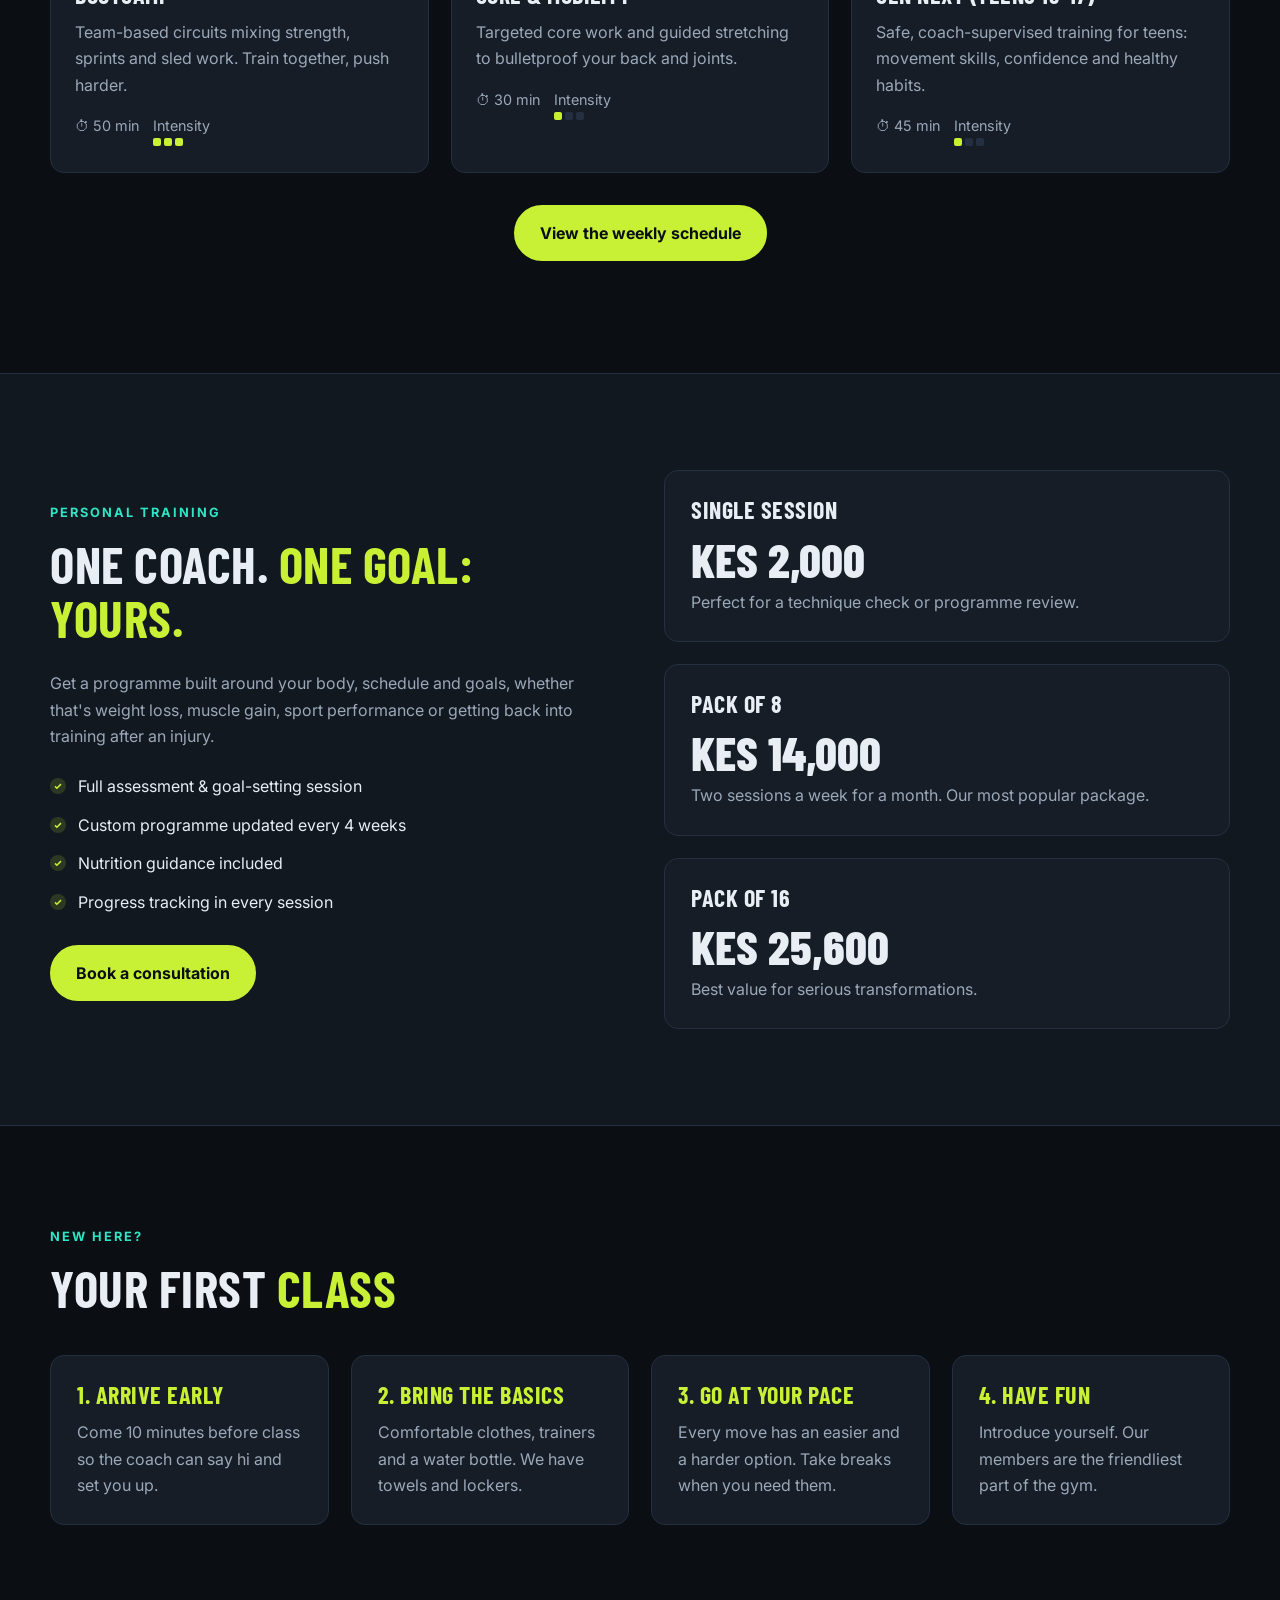
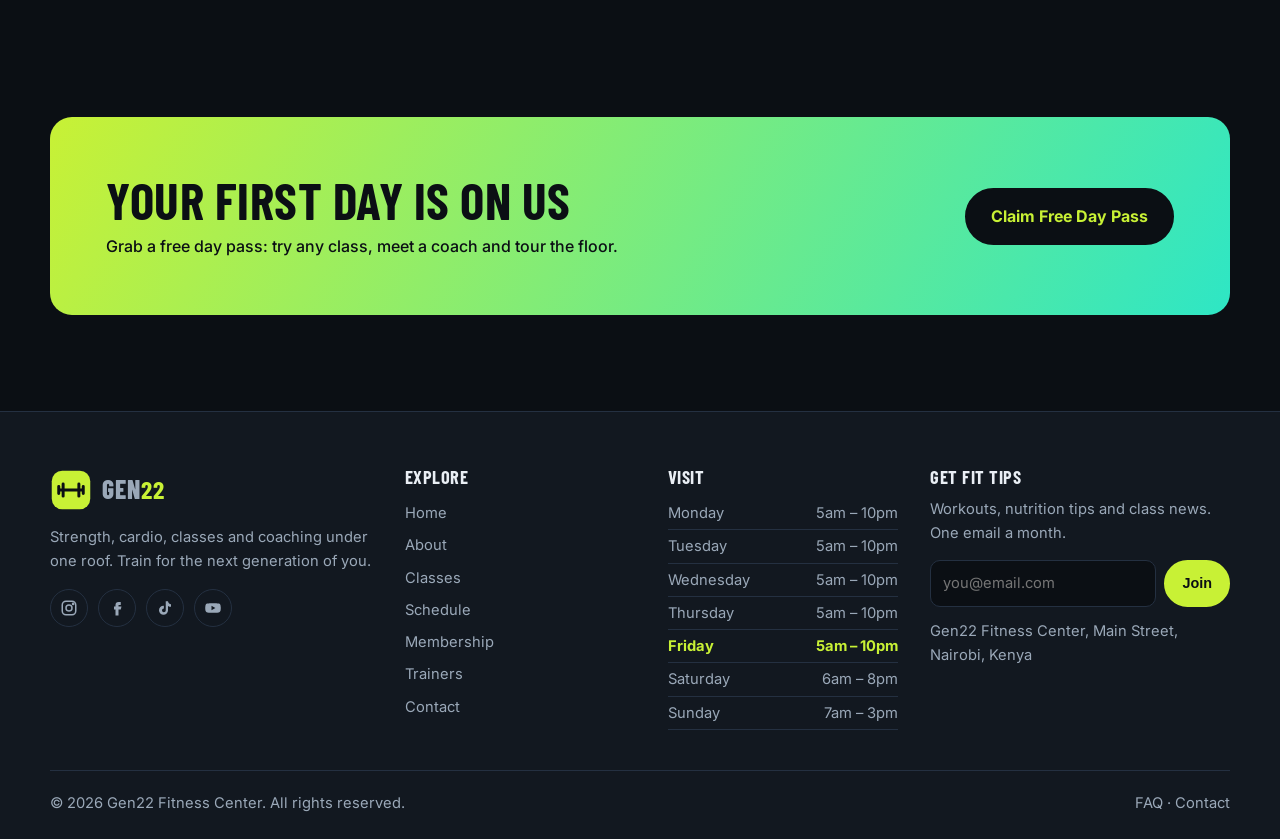
<file: classes.html>
<!DOCTYPE html>
<html lang="en" class="no-js">
<head>
<meta charset="UTF-8">
<meta name="viewport" content="width=device-width, initial-scale=1">
<title>Classes & Personal Training | Gen22 Fitness Center</title>
<meta name="description" content="Gen22 group classes: HIIT, Strength & Build, Spin, Yoga, Box Fit, Dance Cardio, Bootcamp, Core & Mobility and teen training, plus personal training packages.">
<meta name="theme-color" content="#0b0f14">
<meta property="og:title" content="Classes & Personal Training | Gen22 Fitness Center">
<meta property="og:description" content="Gen22 group classes: HIIT, Strength & Build, Spin, Yoga, Box Fit, Dance Cardio, Bootcamp, Core & Mobility and teen training, plus personal training packages.">
<meta property="og:type" content="website">
<link rel="icon" href="images/favicon.svg" type="image/svg+xml">
<link rel="preconnect" href="https://fonts.googleapis.com">
<link rel="preconnect" href="https://fonts.gstatic.com" crossorigin>
<link href="https://fonts.googleapis.com/css2?family=Barlow+Condensed:wght@600;800&family=Inter:wght@400;500;600;700&display=swap" rel="stylesheet">
<link rel="stylesheet" href="css/style.css">
</head>
<body>
<a class="skip" href="#main">Skip to content</a>
<div class="topbar"><div class="container">
  <span class="open-badge">Mon–Fri 5am–10pm · Sat 6am–8pm · Sun 7am–3pm</span>
  <span><a data-cfg="phone" href="tel:+254700222022">+254 700 222 022</a> · <a data-cfg="email" href="mailto:hello@gen22fitness.com">hello@gen22fitness.com</a></span>
</div></div>
<header class="header">
  <nav class="container nav" aria-label="Main">
    <a class="logo" href="index.html" aria-label="Gen22 Fitness Center home"><svg viewBox="0 0 48 48" aria-hidden="true"><rect x="2" y="2" width="44" height="44" rx="12" fill="#c8f135"/><path d="M12 24h24M15 17v14M33 17v14M10 20v8M38 20v8" stroke="#0b0f14" stroke-width="3.4" stroke-linecap="round"/></svg><span>Gen<b>22</b></span></a>
    <button class="menu-toggle" aria-label="Open menu" aria-expanded="false" aria-controls="nav-links"><span></span><span></span><span></span></button>
    <ul class="nav-links" id="nav-links">
      <li><a href="index.html">Home</a></li><li><a href="about.html">About</a></li><li><a href="classes.html" aria-current="page">Classes</a></li><li><a href="schedule.html">Schedule</a></li><li><a href="membership.html">Membership</a></li><li><a href="trainers.html">Trainers</a></li><li><a href="contact.html">Contact</a></li>
      <li><a class="btn" href="contact.html#trial">Free Day Pass</a></li>
    </ul>
  </nav>
</header>
<main id="main">
<section class="page-hero"><div class="container"><span class="eyebrow">Group classes</span><h1>Find your <span class='hl'>workout</span></h1><p class="lead">Nine class formats, 40+ sessions a week. All classes are included with Plus and Elite memberships and every one can be scaled to your level.</p></div></section>
<section class="section"><div class="container">
  <div class="grid g3"><article class="card class-card reveal" id="hiit"><div class="banner b3"><svg viewBox="0 0 24 24" fill="none" stroke="currentColor" stroke-width="2" stroke-linecap="round" stroke-linejoin="round"><path d="M13 2L4 14h7l-1 8 9-12h-7z"/></svg></div><div class="body">
<span class="tag">Cardio</span>
<h3>HIIT Burn</h3><p class="muted">Intervals that spike your heart rate and torch calories. Short, intense, scalable to any fitness level.</p>
<div class="meta"><span>⏱ 45 min</span><span>Intensity <span class="level" aria-label="Intensity 3 of 3"><i class="on"></i><i class="on"></i><i class="on"></i></span></span></div></div></article><article class="card class-card reveal" id="strength"><div class="banner b1"><svg viewBox="0 0 24 24" fill="none" stroke="currentColor" stroke-width="2" stroke-linecap="round"><path d="M6 7v10M18 7v10M3 10v4M21 10v4M6 12h12"/></svg></div><div class="body">
<span class="tag">Strength</span>
<h3>Strength & Build</h3><p class="muted">Coached barbell, dumbbell and kettlebell work. Learn proper form and build real, lasting strength.</p>
<div class="meta"><span>⏱ 60 min</span><span>Intensity <span class="level" aria-label="Intensity 2 of 3"><i class="on"></i><i class="on"></i><i></i></span></span></div></div></article><article class="card class-card reveal" id="spin"><div class="banner b2"><svg viewBox="0 0 24 24" fill="none" stroke="currentColor" stroke-width="2" stroke-linecap="round"><circle cx="5.5" cy="17" r="3.5"/><circle cx="18.5" cy="17" r="3.5"/><path d="M5.5 17L9 9h6l3.5 8M9 9l3 8 3-8M14 5h3"/></svg></div><div class="body">
<span class="tag">Cardio</span>
<h3>Gen Spin</h3><p class="muted">Rhythm-driven indoor cycling with lights, beats and leaderboards. Low impact, high sweat.</p>
<div class="meta"><span>⏱ 45 min</span><span>Intensity <span class="level" aria-label="Intensity 2 of 3"><i class="on"></i><i class="on"></i><i></i></span></span></div></div></article><article class="card class-card reveal" id="yoga"><div class="banner b4"><svg viewBox="0 0 24 24" fill="none" stroke="currentColor" stroke-width="2" stroke-linejoin="round"><path d="M12 20c-4 0-8-2-9-6 3 0 6 1 9 6zM12 20c4 0 8-2 9-6-3 0-6 1-9 6zM12 20c-3-3-3-9 0-14 3 5 3 11 0 14z"/></svg></div><div class="body">
<span class="tag">Mind & Body</span>
<h3>Flow Yoga</h3><p class="muted">Vinyasa flows for mobility, balance and breath. The perfect counter to heavy training days.</p>
<div class="meta"><span>⏱ 60 min</span><span>Intensity <span class="level" aria-label="Intensity 1 of 3"><i class="on"></i><i></i><i></i></span></span></div></div></article><article class="card class-card reveal" id="boxing"><div class="banner b5"><svg viewBox="0 0 24 24" fill="none" stroke="currentColor" stroke-width="2" stroke-linejoin="round"><path d="M7 21h9v-4l2-2V8a4 4 0 00-4-4H9a4 4 0 00-4 4v5l2 2z"/><path d="M5 10h4M7 17h9"/></svg></div><div class="body">
<span class="tag">Combat</span>
<h3>Box Fit</h3><p class="muted">Pad work, bag rounds and footwork drills. Stress relief that doubles as a full-body workout.</p>
<div class="meta"><span>⏱ 50 min</span><span>Intensity <span class="level" aria-label="Intensity 2 of 3"><i class="on"></i><i class="on"></i><i></i></span></span></div></div></article><article class="card class-card reveal" id="dance"><div class="banner b6"><svg viewBox="0 0 24 24" fill="none" stroke="currentColor" stroke-width="2" stroke-linecap="round"><path d="M9 18V5l11-2v13"/><circle cx="6" cy="18" r="3"/><circle cx="17" cy="16" r="3"/></svg></div><div class="body">
<span class="tag">Dance</span>
<h3>Dance Cardio</h3><p class="muted">Afrobeat, amapiano and pop choreography. A party disguised as a workout.</p>
<div class="meta"><span>⏱ 45 min</span><span>Intensity <span class="level" aria-label="Intensity 1 of 3"><i class="on"></i><i></i><i></i></span></span></div></div></article><article class="card class-card reveal" id="bootcamp"><div class="banner b3"><svg viewBox="0 0 24 24" fill="none" stroke="currentColor" stroke-width="2" stroke-linecap="round"><circle cx="9" cy="8" r="4"/><path d="M2 21a7 7 0 0114 0M16 4a4 4 0 010 8M22 21a7 7 0 00-4-6.3"/></svg></div><div class="body">
<span class="tag">Strength</span>
<h3>Bootcamp</h3><p class="muted">Team-based circuits mixing strength, sprints and sled work. Train together, push harder.</p>
<div class="meta"><span>⏱ 50 min</span><span>Intensity <span class="level" aria-label="Intensity 3 of 3"><i class="on"></i><i class="on"></i><i class="on"></i></span></span></div></div></article><article class="card class-card reveal" id="core"><div class="banner b2"><svg viewBox="0 0 24 24" fill="none" stroke="currentColor" stroke-width="2" stroke-linejoin="round"><path d="M12 2s7 7.5 7 13a7 7 0 01-14 0c0-5.5 7-13 7-13z"/></svg></div><div class="body">
<span class="tag">Mind & Body</span>
<h3>Core & Mobility</h3><p class="muted">Targeted core work and guided stretching to bulletproof your back and joints.</p>
<div class="meta"><span>⏱ 30 min</span><span>Intensity <span class="level" aria-label="Intensity 1 of 3"><i class="on"></i><i></i><i></i></span></span></div></div></article><article class="card class-card reveal" id="teens"><div class="banner b1"><svg viewBox="0 0 24 24" fill="none" stroke="currentColor" stroke-width="2" stroke-linecap="round"><circle cx="12" cy="5" r="3"/><path d="M12 8v7M7 11l5-2 5 2M9 21l3-6 3 6"/></svg></div><div class="body">
<span class="tag">Strength</span>
<h3>Gen Next (Teens 13–17)</h3><p class="muted">Safe, coach-supervised training for teens: movement skills, confidence and healthy habits.</p>
<div class="meta"><span>⏱ 45 min</span><span>Intensity <span class="level" aria-label="Intensity 1 of 3"><i class="on"></i><i></i><i></i></span></span></div></div></article></div>
  <p class="center" style="margin-top:32px"><a class="btn" href="schedule.html">View the weekly schedule</a></p>
</div></section>
<section class="section alt"><div class="container split">
  <div class="reveal"><span class="eyebrow">Personal training</span><h2>One coach. <span class="hl">One goal: yours.</span></h2>
  <p class="muted">Get a programme built around your body, schedule and goals, whether that's weight loss, muscle gain, sport performance or getting back into training after an injury.</p>
  <ul class="ticks"><li>Full assessment & goal-setting session</li><li>Custom programme updated every 4 weeks</li><li>Nutrition guidance included</li><li>Progress tracking in every session</li></ul>
  <a class="btn" href="contact.html?plan=pt#trial">Book a consultation</a></div>
  <div class="grid">
    <div class="card reveal"><h3>Single session</h3><div class="price"><span data-price="2000">KES 2,000</span></div><p class="muted">Perfect for a technique check or programme review.</p></div>
    <div class="card reveal"><h3>Pack of 8</h3><div class="price"><span data-price="14000">KES 14,000</span></div><p class="muted">Two sessions a week for a month. Our most popular package.</p></div>
    <div class="card reveal"><h3>Pack of 16</h3><div class="price"><span data-price="25600">KES 25,600</span></div><p class="muted">Best value for serious transformations.</p></div>
  </div>
</div></section>
<section class="section"><div class="container">
  <div class="section-head"><span class="eyebrow">New here?</span><h2>Your first <span class="hl">class</span></h2></div>
  <div class="grid g4">
    <div class="card reveal"><h3 class="hl">1. Arrive early</h3><p class="muted">Come 10 minutes before class so the coach can say hi and set you up.</p></div>
    <div class="card reveal"><h3 class="hl">2. Bring the basics</h3><p class="muted">Comfortable clothes, trainers and a water bottle. We have towels and lockers.</p></div>
    <div class="card reveal"><h3 class="hl">3. Go at your pace</h3><p class="muted">Every move has an easier and a harder option. Take breaks when you need them.</p></div>
    <div class="card reveal"><h3 class="hl">4. Have fun</h3><p class="muted">Introduce yourself. Our members are the friendliest part of the gym.</p></div>
  </div>
</div></section>
<section class="section"><div class="container"><div class="cta reveal"><div><h2>Your first day is on us</h2><p>Grab a free day pass: try any class, meet a coach and tour the floor.</p></div><a class="btn" href="contact.html#trial">Claim Free Day Pass</a></div></div></section>
</main>
<footer class="footer">
  <div class="container">
    <div class="footer-grid">
      <div>
        <a class="logo" href="index.html"><svg viewBox="0 0 48 48" aria-hidden="true"><rect x="2" y="2" width="44" height="44" rx="12" fill="#c8f135"/><path d="M12 24h24M15 17v14M33 17v14M10 20v8M38 20v8" stroke="#0b0f14" stroke-width="3.4" stroke-linecap="round"/></svg><span>Gen<b>22</b></span></a>
        <p style="margin-top:14px">Strength, cardio, classes and coaching under one roof. Train for the next generation of you.</p>
        <div class="social"><a data-cfg="social.instagram" href="#" aria-label="Instagram" target="_blank" rel="noopener"><svg viewBox="0 0 24 24" fill="none" stroke="currentColor" stroke-width="2"><rect x="3" y="3" width="18" height="18" rx="5"/><circle cx="12" cy="12" r="4"/><circle cx="17.5" cy="6.5" r=".8" fill="currentColor"/></svg></a><a data-cfg="social.facebook" href="#" aria-label="Facebook" target="_blank" rel="noopener"><svg viewBox="0 0 24 24" fill="currentColor"><path d="M14 8h3V4h-3a4 4 0 00-4 4v2H8v4h2v8h4v-8h3l1-4h-4V8.5c0-.3.2-.5.5-.5z"/></svg></a><a data-cfg="social.tiktok" href="#" aria-label="Tiktok" target="_blank" rel="noopener"><svg viewBox="0 0 24 24" fill="currentColor"><path d="M16 3c.4 2.2 1.9 3.8 4 4v3.4a7.6 7.6 0 01-4-1.2V15a6 6 0 11-6-6h.5v3.5A2.5 2.5 0 1013 15V3z"/></svg></a><a data-cfg="social.youtube" href="#" aria-label="Youtube" target="_blank" rel="noopener"><svg viewBox="0 0 24 24" fill="currentColor"><path d="M22 8.2a3 3 0 00-2.1-2.1C18 5.6 12 5.6 12 5.6s-6 0-7.9.5A3 3 0 002 8.2 31 31 0 001.6 12 31 31 0 002 15.8a3 3 0 002.1 2.1c1.9.5 7.9.5 7.9.5s6 0 7.9-.5a3 3 0 002.1-2.1 31 31 0 00.4-3.8 31 31 0 00-.4-3.8zM10 15V9l5.2 3z"/></svg></a></div>
      </div>
      <div>
        <h4>Explore</h4>
        <ul><li><a href="index.html">Home</a></li><li><a href="about.html">About</a></li><li><a href="classes.html" aria-current="page">Classes</a></li><li><a href="schedule.html">Schedule</a></li><li><a href="membership.html">Membership</a></li><li><a href="trainers.html">Trainers</a></li><li><a href="contact.html">Contact</a></li></ul>
      </div>
      <div>
        <h4>Visit</h4>
        <ul class="hours" data-hours><li><span>Mon–Fri</span><span>5am – 10pm</span></li><li><span>Sat</span><span>6am – 8pm</span></li><li><span>Sun</span><span>7am – 3pm</span></li></ul>
      </div>
      <div>
        <h4>Get fit tips</h4>
        <p>Workouts, nutrition tips and class news. One email a month.</p>
        <form class="newsletter" data-demo="newsletter" data-success="You're subscribed. Welcome to Gen22!">
          <label class="skip" for="nl-email-classes">Email</label>
          <input id="nl-email-classes" name="email" type="email" placeholder="you@email.com" required>
          <button class="btn sm" type="submit">Join</button>
        </form>
        <p class="form-status" role="status" style="margin-top:10px"></p>
        <p style="margin-top:12px"><span data-cfg="address">Main Street, Nairobi, Kenya</span></p>
      </div>
    </div>
    <div class="copyright">
      <span>© <span data-year>2026</span> Gen22 Fitness Center. All rights reserved.</span>
      <span><a href="membership.html#faq">FAQ</a> · <a href="contact.html">Contact</a></span>
    </div>
  </div>
</footer>
<a class="wa-float" data-cfg="whatsapp" href="https://wa.me/254700222022" target="_blank" rel="noopener" aria-label="Chat with us on WhatsApp"><svg viewBox="0 0 24 24" fill="currentColor" aria-hidden="true"><path d="M12 2a10 10 0 00-8.6 15.1L2 22l5-1.3A10 10 0 1012 2zm0 18.2a8.2 8.2 0 01-4.2-1.2l-.3-.2-3 .8.8-2.9-.2-.3A8.2 8.2 0 1112 20.2zm4.5-6.1c-.2-.1-1.5-.7-1.7-.8s-.4-.1-.6.1-.7.8-.8 1-.3.2-.5.1a6.7 6.7 0 01-3.3-2.9c-.3-.4.2-.4.7-1.3a.4.4 0 000-.4l-.8-1.9c-.2-.5-.4-.4-.6-.4h-.5a1 1 0 00-.7.3 3 3 0 00-.9 2.2 5.2 5.2 0 001.1 2.8 11.8 11.8 0 004.5 4c1.7.7 2.3.8 3.2.6a2.7 2.7 0 001.7-1.2 2.2 2.2 0 00.2-1.2c-.1-.1-.2-.2-.5-.3z"/></svg></a>
<button class="to-top" type="button" aria-label="Back to top">↑</button>
<script src="js/config.js"></script>
<script src="js/main.js"></script>
</body>
</html>
</file>
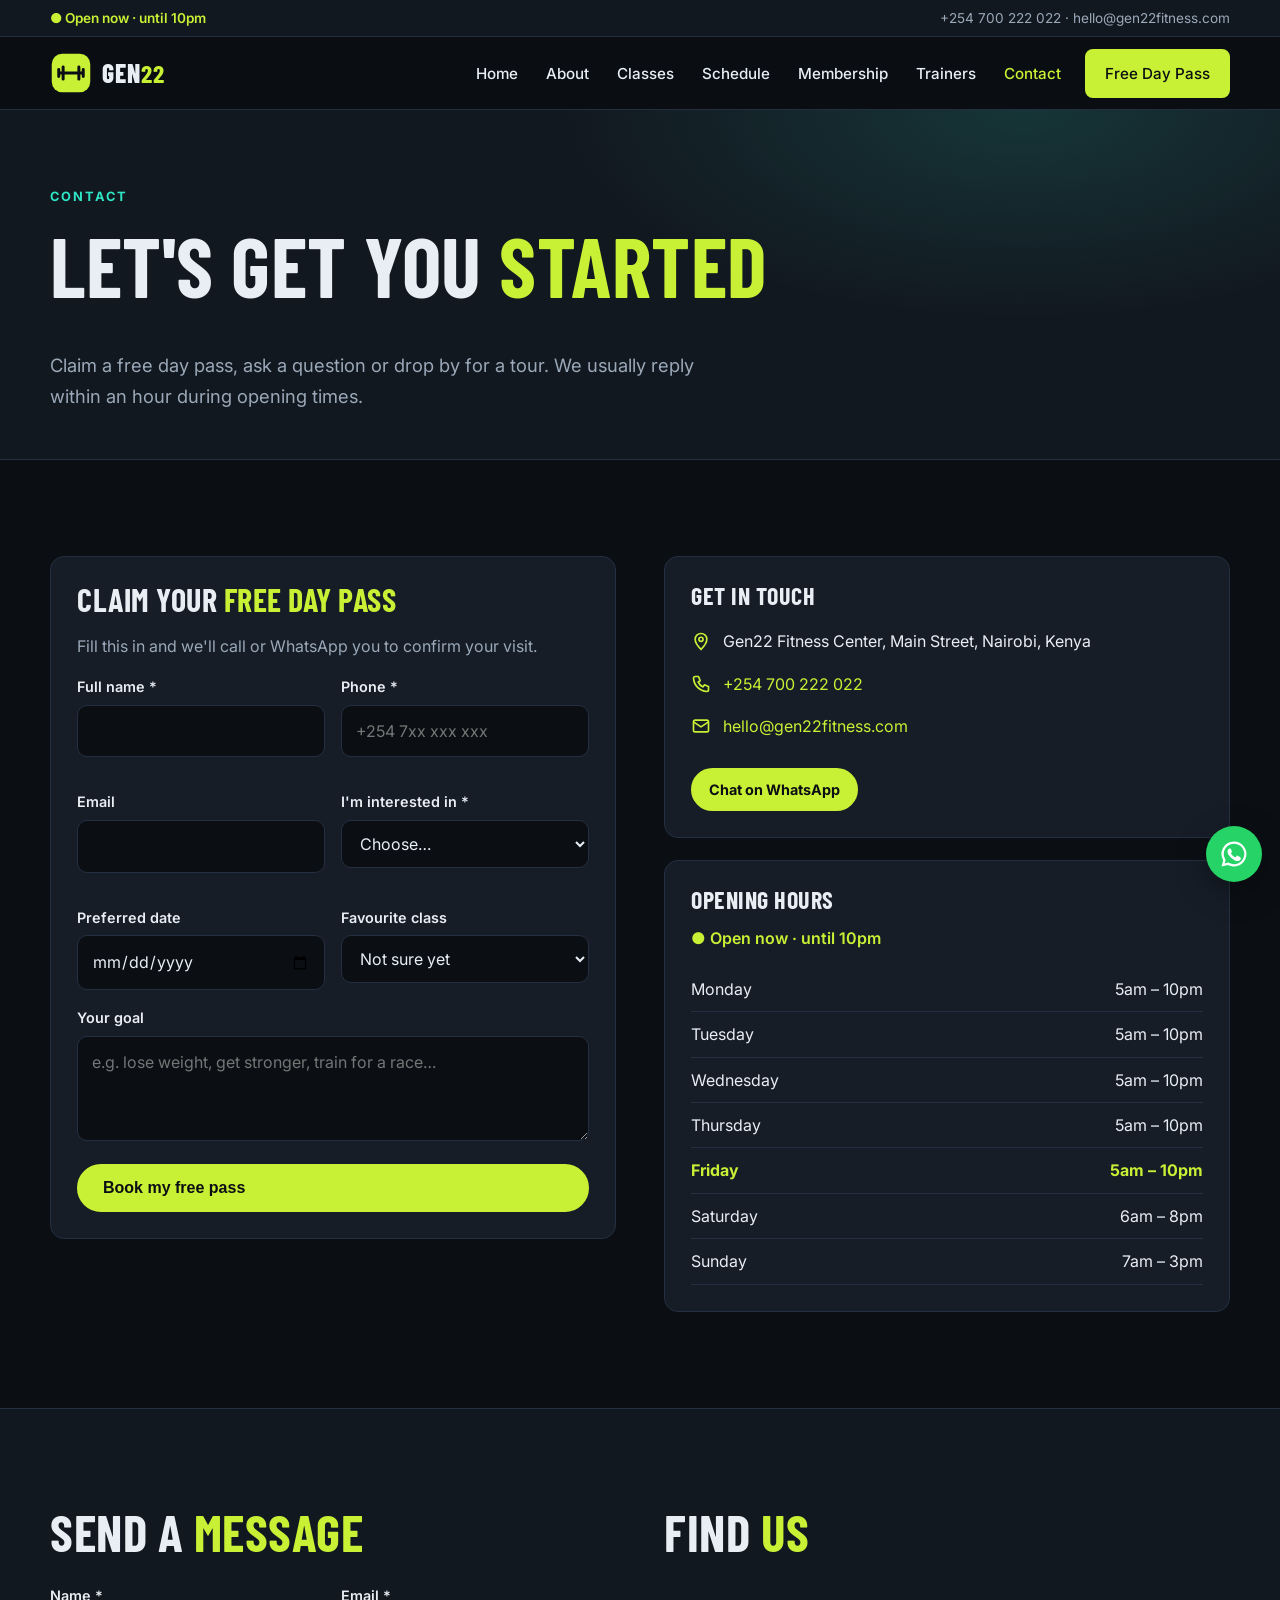
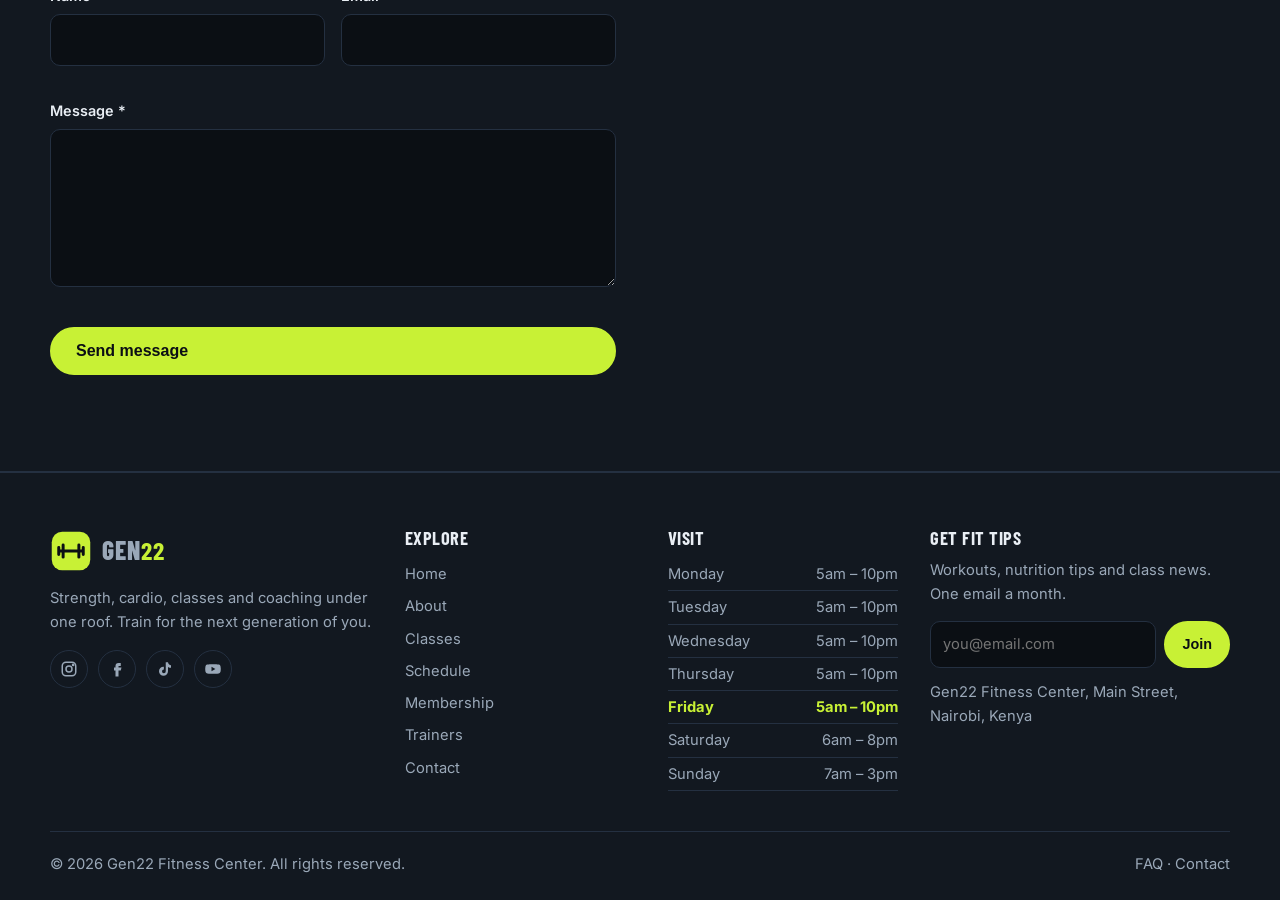
<file: contact.html>
<!DOCTYPE html>
<html lang="en" class="no-js">
<head>
<meta charset="UTF-8">
<meta name="viewport" content="width=device-width, initial-scale=1">
<title>Contact & Free Day Pass | Gen22 Fitness Center</title>
<meta name="description" content="Contact Gen22 Fitness Center. Claim a free day pass, see opening hours, find us on the map or chat on WhatsApp.">
<meta name="theme-color" content="#0b0f14">
<meta property="og:title" content="Contact & Free Day Pass | Gen22 Fitness Center">
<meta property="og:description" content="Contact Gen22 Fitness Center. Claim a free day pass, see opening hours, find us on the map or chat on WhatsApp.">
<meta property="og:type" content="website">
<link rel="icon" href="images/favicon.svg" type="image/svg+xml">
<link rel="preconnect" href="https://fonts.googleapis.com">
<link rel="preconnect" href="https://fonts.gstatic.com" crossorigin>
<link href="https://fonts.googleapis.com/css2?family=Barlow+Condensed:wght@600;800&family=Inter:wght@400;500;600;700&display=swap" rel="stylesheet">
<link rel="stylesheet" href="css/style.css">
</head>
<body>
<a class="skip" href="#main">Skip to content</a>
<div class="topbar"><div class="container">
  <span class="open-badge">Mon–Fri 5am–10pm · Sat 6am–8pm · Sun 7am–3pm</span>
  <span><a data-cfg="phone" href="tel:+254700222022">+254 700 222 022</a> · <a data-cfg="email" href="mailto:hello@gen22fitness.com">hello@gen22fitness.com</a></span>
</div></div>
<header class="header">
  <nav class="container nav" aria-label="Main">
    <a class="logo" href="index.html" aria-label="Gen22 Fitness Center home"><svg viewBox="0 0 48 48" aria-hidden="true"><rect x="2" y="2" width="44" height="44" rx="12" fill="#c8f135"/><path d="M12 24h24M15 17v14M33 17v14M10 20v8M38 20v8" stroke="#0b0f14" stroke-width="3.4" stroke-linecap="round"/></svg><span>Gen<b>22</b></span></a>
    <button class="menu-toggle" aria-label="Open menu" aria-expanded="false" aria-controls="nav-links"><span></span><span></span><span></span></button>
    <ul class="nav-links" id="nav-links">
      <li><a href="index.html">Home</a></li><li><a href="about.html">About</a></li><li><a href="classes.html">Classes</a></li><li><a href="schedule.html">Schedule</a></li><li><a href="membership.html">Membership</a></li><li><a href="trainers.html">Trainers</a></li><li><a href="contact.html" aria-current="page">Contact</a></li>
      <li><a class="btn" href="contact.html#trial">Free Day Pass</a></li>
    </ul>
  </nav>
</header>
<main id="main">
<section class="page-hero"><div class="container"><span class="eyebrow">Contact</span><h1>Let's get you <span class='hl'>started</span></h1><p class="lead">Claim a free day pass, ask a question or drop by for a tour. We usually reply within an hour during opening times.</p></div></section>
<section class="section" id="trial"><div class="container split" style="align-items:start">
  <div class="card reveal">
    <h2 style="font-size:2rem">Claim your <span class="hl">free day pass</span></h2>
    <p class="muted">Fill this in and we'll call or WhatsApp you to confirm your visit.</p>
    <form class="form" data-demo="trial" data-success="You're booked! We'll contact you shortly to confirm your free day pass.">
      <div class="row">
        <div><label for="t-name">Full name *</label><input id="t-name" name="name" autocomplete="name" required><div class="field-error"></div></div>
        <div><label for="t-phone">Phone *</label><input id="t-phone" name="phone" type="tel" autocomplete="tel" placeholder="+254 7xx xxx xxx" data-phone required><div class="field-error"></div></div>
      </div>
      <div class="row">
        <div><label for="t-email">Email</label><input id="t-email" name="email" type="email" autocomplete="email"><div class="field-error"></div></div>
        <div><label for="trial-plan">I'm interested in *</label><select id="trial-plan" name="plan" required><option value="">Choose…</option><option value="daypass">Free day pass</option><option value="basic">Basic plan</option><option value="plus">Plus plan</option><option value="elite">Elite plan</option><option value="pt">Personal training consultation</option></select><div class="field-error"></div></div>
      </div>
      <div class="row">
        <div><label for="t-date">Preferred date</label><input id="t-date" name="date" type="date"></div>
        <div><label for="t-class">Favourite class</label><select id="t-class" name="class"><option value="">Not sure yet</option><option>HIIT Burn</option><option>Strength & Build</option><option>Gen Spin</option><option>Flow Yoga</option><option>Box Fit</option><option>Dance Cardio</option><option>Bootcamp</option><option>Core & Mobility</option><option>Gen Next (Teens 13–17)</option></select></div>
      </div>
      <div><label for="t-goal">Your goal</label><textarea id="t-goal" name="goal" rows="3" placeholder="e.g. lose weight, get stronger, train for a race…"></textarea></div>
      <button class="btn" type="submit">Book my free pass</button>
      <p class="form-status" role="status"></p>
    </form>
  </div>
  <div>
    <div class="card reveal" style="margin-bottom:22px">
      <h3>Get in touch</h3>
      <ul class="contact-list">
        <li><svg viewBox="0 0 24 24" fill="none" stroke="currentColor" stroke-width="2"><path d="M12 22s7-6.5 7-12a7 7 0 00-14 0c0 5.5 7 12 7 12z"/><circle cx="12" cy="10" r="2.5"/></svg><span data-cfg="address">Main Street, Nairobi, Kenya</span></li>
        <li><svg viewBox="0 0 24 24" fill="none" stroke="currentColor" stroke-width="2" stroke-linejoin="round"><path d="M5 3h4l2 5-2.5 1.5a11 11 0 006 6L16 13l5 2v4a2 2 0 01-2 2A17 17 0 013 5a2 2 0 012-2z"/></svg><a data-cfg="phone" href="tel:+254700222022">+254 700 222 022</a></li>
        <li><svg viewBox="0 0 24 24" fill="none" stroke="currentColor" stroke-width="2" stroke-linejoin="round"><rect x="3" y="5" width="18" height="14" rx="2"/><path d="M3 7l9 6 9-6"/></svg><a data-cfg="email" href="mailto:hello@gen22fitness.com">hello@gen22fitness.com</a></li>
      </ul>
      <a class="btn sm" data-cfg="whatsapp" href="https://wa.me/254700222022" target="_blank" rel="noopener">Chat on WhatsApp</a>
    </div>
    <div class="card reveal"><h3>Opening hours</h3><p class="open-badge"></p><ul class="hours" data-hours><li><span>Mon–Fri</span><span>5am – 10pm</span></li><li><span>Saturday</span><span>6am – 8pm</span></li><li><span>Sunday</span><span>7am – 3pm</span></li></ul></div>
  </div>
</div></section>
<section class="section alt"><div class="container split" style="align-items:start">
  <div class="reveal"><h2>Send a <span class="hl">message</span></h2>
    <form class="form" data-demo="message" data-success="Thanks for your message! We'll reply soon.">
      <div class="row"><div><label for="m-name">Name *</label><input id="m-name" name="name" required><div class="field-error"></div></div>
      <div><label for="m-email">Email *</label><input id="m-email" name="email" type="email" required><div class="field-error"></div></div></div>
      <div><label for="m-msg">Message *</label><textarea id="m-msg" name="message" rows="5" required></textarea><div class="field-error"></div></div>
      <button class="btn" type="submit">Send message</button>
      <p class="form-status" role="status"></p>
    </form>
  </div>
  <div class="reveal"><h2>Find <span class="hl">us</span></h2><iframe class="map" title="Map showing Gen22 Fitness Center location" loading="lazy" referrerpolicy="no-referrer-when-downgrade" src="https://www.google.com/maps?q=Nairobi%2C%20Kenya&amp;output=embed"></iframe></div>
</div></section>
</main>
<footer class="footer">
  <div class="container">
    <div class="footer-grid">
      <div>
        <a class="logo" href="index.html"><svg viewBox="0 0 48 48" aria-hidden="true"><rect x="2" y="2" width="44" height="44" rx="12" fill="#c8f135"/><path d="M12 24h24M15 17v14M33 17v14M10 20v8M38 20v8" stroke="#0b0f14" stroke-width="3.4" stroke-linecap="round"/></svg><span>Gen<b>22</b></span></a>
        <p style="margin-top:14px">Strength, cardio, classes and coaching under one roof. Train for the next generation of you.</p>
        <div class="social"><a data-cfg="social.instagram" href="#" aria-label="Instagram" target="_blank" rel="noopener"><svg viewBox="0 0 24 24" fill="none" stroke="currentColor" stroke-width="2"><rect x="3" y="3" width="18" height="18" rx="5"/><circle cx="12" cy="12" r="4"/><circle cx="17.5" cy="6.5" r=".8" fill="currentColor"/></svg></a><a data-cfg="social.facebook" href="#" aria-label="Facebook" target="_blank" rel="noopener"><svg viewBox="0 0 24 24" fill="currentColor"><path d="M14 8h3V4h-3a4 4 0 00-4 4v2H8v4h2v8h4v-8h3l1-4h-4V8.5c0-.3.2-.5.5-.5z"/></svg></a><a data-cfg="social.tiktok" href="#" aria-label="Tiktok" target="_blank" rel="noopener"><svg viewBox="0 0 24 24" fill="currentColor"><path d="M16 3c.4 2.2 1.9 3.8 4 4v3.4a7.6 7.6 0 01-4-1.2V15a6 6 0 11-6-6h.5v3.5A2.5 2.5 0 1013 15V3z"/></svg></a><a data-cfg="social.youtube" href="#" aria-label="Youtube" target="_blank" rel="noopener"><svg viewBox="0 0 24 24" fill="currentColor"><path d="M22 8.2a3 3 0 00-2.1-2.1C18 5.6 12 5.6 12 5.6s-6 0-7.9.5A3 3 0 002 8.2 31 31 0 001.6 12 31 31 0 002 15.8a3 3 0 002.1 2.1c1.9.5 7.9.5 7.9.5s6 0 7.9-.5a3 3 0 002.1-2.1 31 31 0 00.4-3.8 31 31 0 00-.4-3.8zM10 15V9l5.2 3z"/></svg></a></div>
      </div>
      <div>
        <h4>Explore</h4>
        <ul><li><a href="index.html">Home</a></li><li><a href="about.html">About</a></li><li><a href="classes.html">Classes</a></li><li><a href="schedule.html">Schedule</a></li><li><a href="membership.html">Membership</a></li><li><a href="trainers.html">Trainers</a></li><li><a href="contact.html" aria-current="page">Contact</a></li></ul>
      </div>
      <div>
        <h4>Visit</h4>
        <ul class="hours" data-hours><li><span>Mon–Fri</span><span>5am – 10pm</span></li><li><span>Sat</span><span>6am – 8pm</span></li><li><span>Sun</span><span>7am – 3pm</span></li></ul>
      </div>
      <div>
        <h4>Get fit tips</h4>
        <p>Workouts, nutrition tips and class news. One email a month.</p>
        <form class="newsletter" data-demo="newsletter" data-success="You're subscribed. Welcome to Gen22!">
          <label class="skip" for="nl-email-contact">Email</label>
          <input id="nl-email-contact" name="email" type="email" placeholder="you@email.com" required>
          <button class="btn sm" type="submit">Join</button>
        </form>
        <p class="form-status" role="status" style="margin-top:10px"></p>
        <p style="margin-top:12px"><span data-cfg="address">Main Street, Nairobi, Kenya</span></p>
      </div>
    </div>
    <div class="copyright">
      <span>© <span data-year>2026</span> Gen22 Fitness Center. All rights reserved.</span>
      <span><a href="membership.html#faq">FAQ</a> · <a href="contact.html">Contact</a></span>
    </div>
  </div>
</footer>
<a class="wa-float" data-cfg="whatsapp" href="https://wa.me/254700222022" target="_blank" rel="noopener" aria-label="Chat with us on WhatsApp"><svg viewBox="0 0 24 24" fill="currentColor" aria-hidden="true"><path d="M12 2a10 10 0 00-8.6 15.1L2 22l5-1.3A10 10 0 1012 2zm0 18.2a8.2 8.2 0 01-4.2-1.2l-.3-.2-3 .8.8-2.9-.2-.3A8.2 8.2 0 1112 20.2zm4.5-6.1c-.2-.1-1.5-.7-1.7-.8s-.4-.1-.6.1-.7.8-.8 1-.3.2-.5.1a6.7 6.7 0 01-3.3-2.9c-.3-.4.2-.4.7-1.3a.4.4 0 000-.4l-.8-1.9c-.2-.5-.4-.4-.6-.4h-.5a1 1 0 00-.7.3 3 3 0 00-.9 2.2 5.2 5.2 0 001.1 2.8 11.8 11.8 0 004.5 4c1.7.7 2.3.8 3.2.6a2.7 2.7 0 001.7-1.2 2.2 2.2 0 00.2-1.2c-.1-.1-.2-.2-.5-.3z"/></svg></a>
<button class="to-top" type="button" aria-label="Back to top">↑</button>
<script src="js/config.js"></script>
<script src="js/main.js"></script>
</body>
</html>
</file>
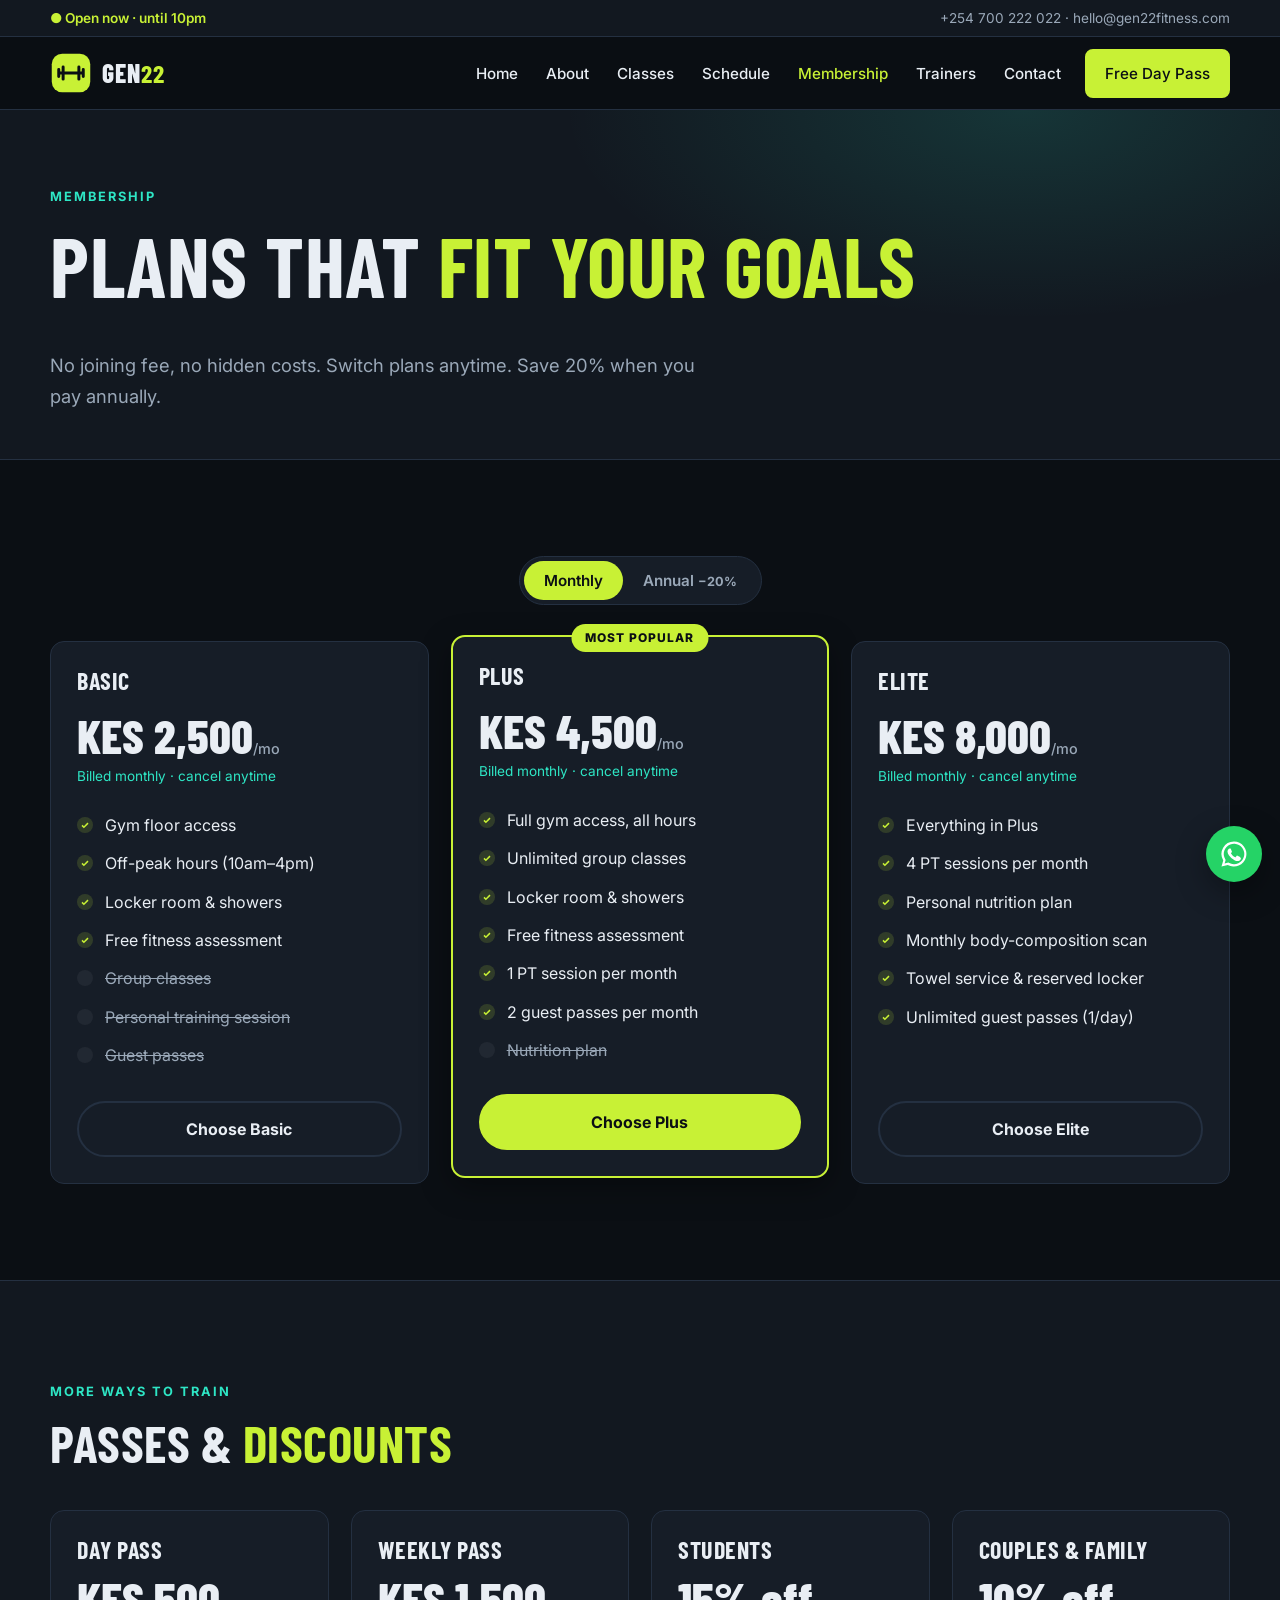
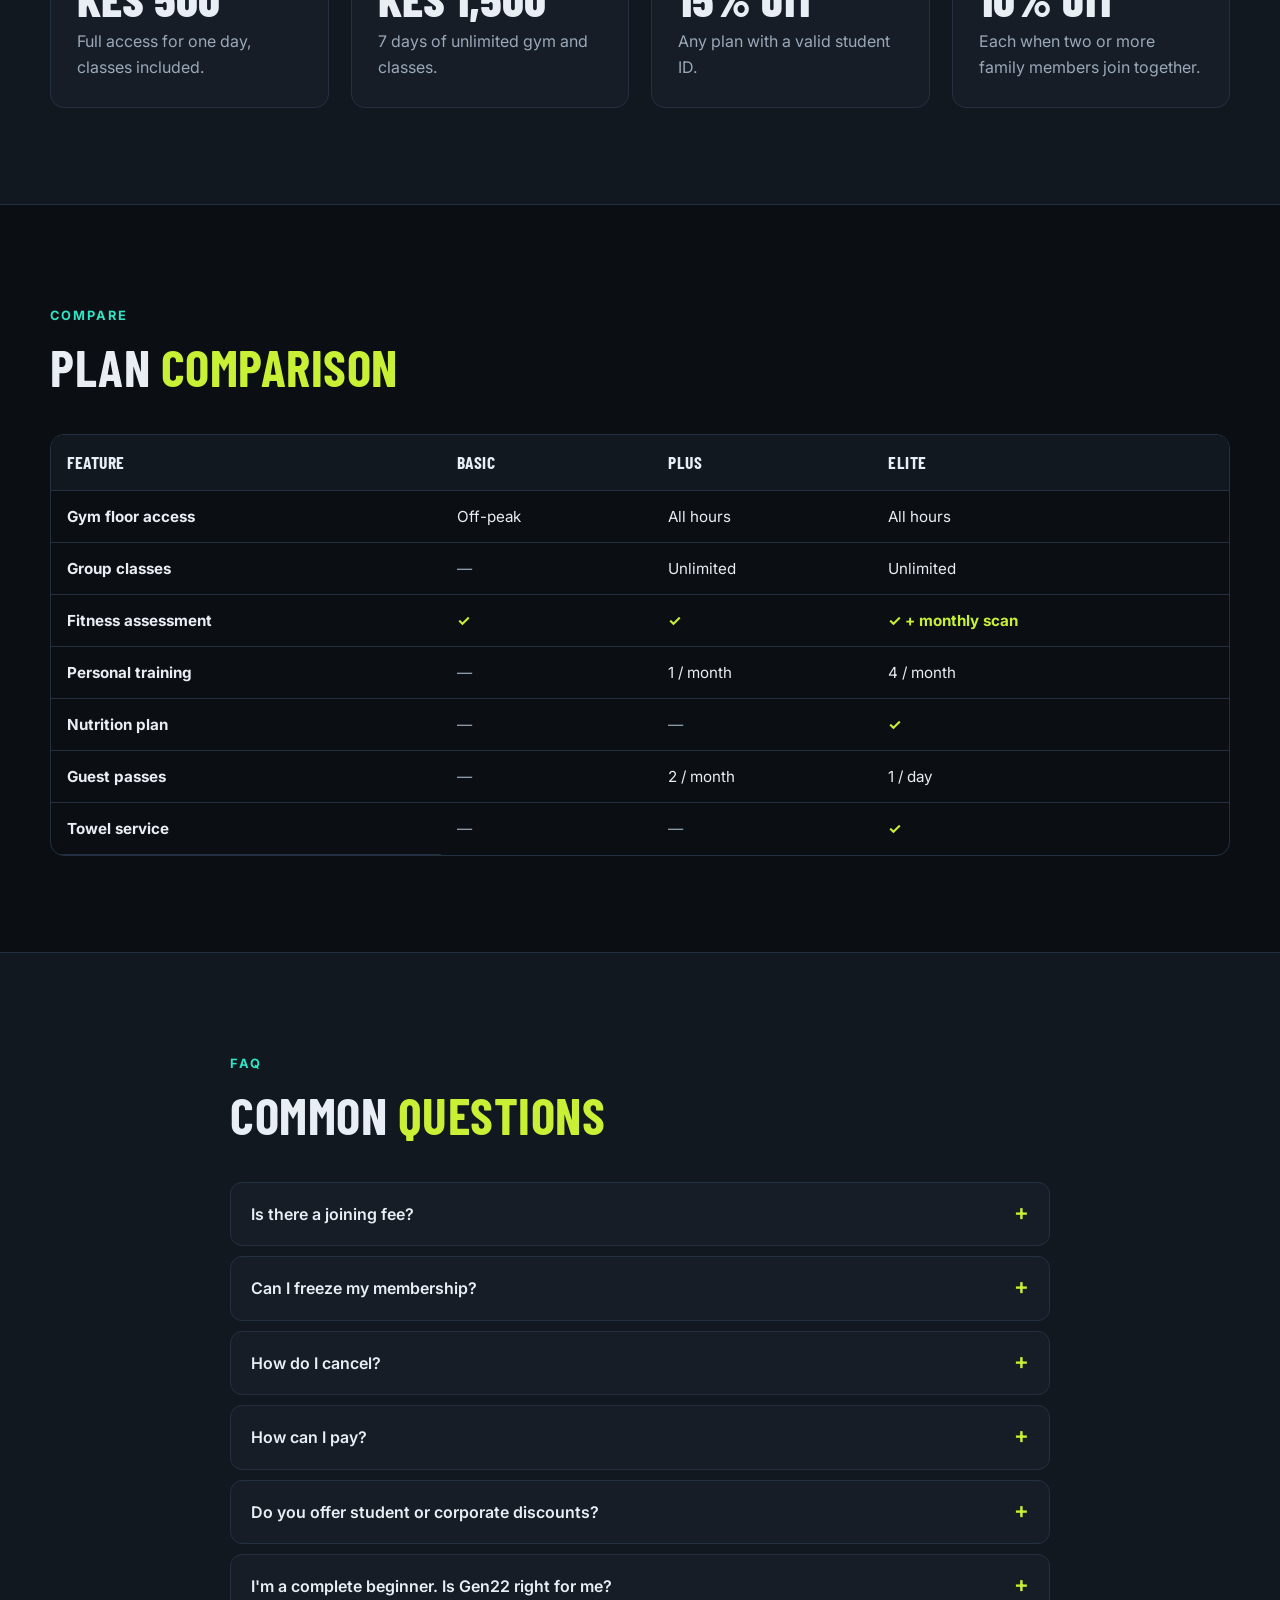
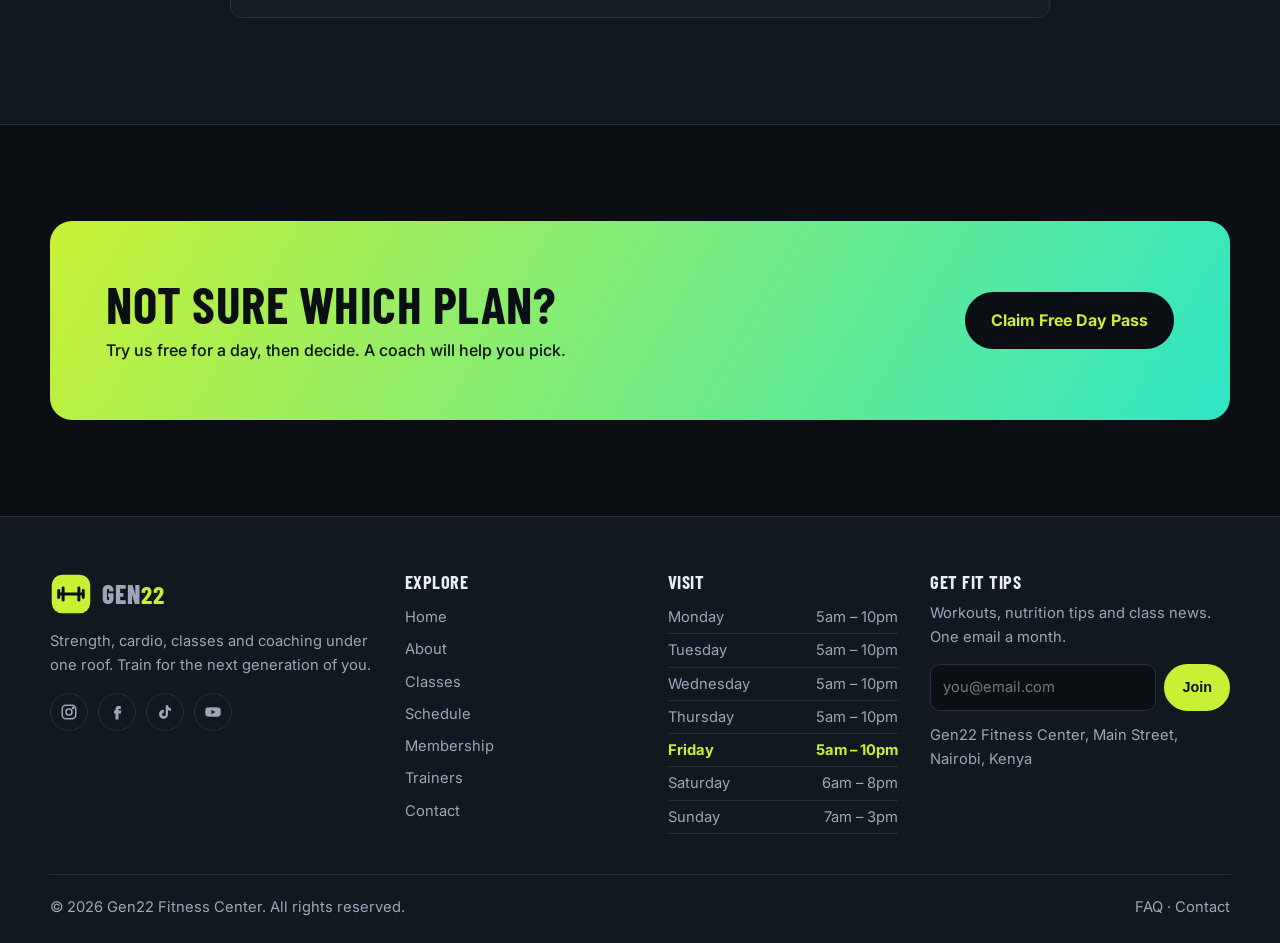
<file: membership.html>
<!DOCTYPE html>
<html lang="en" class="no-js">
<head>
<meta charset="UTF-8">
<meta name="viewport" content="width=device-width, initial-scale=1">
<title>Membership & Pricing | Gen22 Fitness Center</title>
<meta name="description" content="Gen22 Fitness Center membership plans: Basic, Plus and Elite. No joining fee, save 20% annually. Day and weekly passes available.">
<meta name="theme-color" content="#0b0f14">
<meta property="og:title" content="Membership & Pricing | Gen22 Fitness Center">
<meta property="og:description" content="Gen22 Fitness Center membership plans: Basic, Plus and Elite. No joining fee, save 20% annually. Day and weekly passes available.">
<meta property="og:type" content="website">
<link rel="icon" href="images/favicon.svg" type="image/svg+xml">
<link rel="preconnect" href="https://fonts.googleapis.com">
<link rel="preconnect" href="https://fonts.gstatic.com" crossorigin>
<link href="https://fonts.googleapis.com/css2?family=Barlow+Condensed:wght@600;800&family=Inter:wght@400;500;600;700&display=swap" rel="stylesheet">
<link rel="stylesheet" href="css/style.css">
</head>
<body>
<a class="skip" href="#main">Skip to content</a>
<div class="topbar"><div class="container">
  <span class="open-badge">Mon–Fri 5am–10pm · Sat 6am–8pm · Sun 7am–3pm</span>
  <span><a data-cfg="phone" href="tel:+254700222022">+254 700 222 022</a> · <a data-cfg="email" href="mailto:hello@gen22fitness.com">hello@gen22fitness.com</a></span>
</div></div>
<header class="header">
  <nav class="container nav" aria-label="Main">
    <a class="logo" href="index.html" aria-label="Gen22 Fitness Center home"><svg viewBox="0 0 48 48" aria-hidden="true"><rect x="2" y="2" width="44" height="44" rx="12" fill="#c8f135"/><path d="M12 24h24M15 17v14M33 17v14M10 20v8M38 20v8" stroke="#0b0f14" stroke-width="3.4" stroke-linecap="round"/></svg><span>Gen<b>22</b></span></a>
    <button class="menu-toggle" aria-label="Open menu" aria-expanded="false" aria-controls="nav-links"><span></span><span></span><span></span></button>
    <ul class="nav-links" id="nav-links">
      <li><a href="index.html">Home</a></li><li><a href="about.html">About</a></li><li><a href="classes.html">Classes</a></li><li><a href="schedule.html">Schedule</a></li><li><a href="membership.html" aria-current="page">Membership</a></li><li><a href="trainers.html">Trainers</a></li><li><a href="contact.html">Contact</a></li>
      <li><a class="btn" href="contact.html#trial">Free Day Pass</a></li>
    </ul>
  </nav>
</header>
<main id="main">
<section class="page-hero"><div class="container"><span class="eyebrow">Membership</span><h1>Plans that <span class='hl'>fit your goals</span></h1><p class="lead">No joining fee, no hidden costs. Switch plans anytime. Save 20% when you pay annually.</p></div></section>
<section class="section"><div class="container center">
  <div class="billing" role="group" aria-label="Billing period"><button type="button" data-mode="monthly" aria-pressed="true">Monthly</button><button type="button" data-mode="annual" aria-pressed="false">Annual <small>−20%</small></button></div>
  <div class="grid g3" style="text-align:left"><article class="card price-card reveal"><h3>Basic</h3>
<div class="price" data-monthly="2500"><span class="amt">KES 2,500</span><small class="per">/mo</small></div>
<div class="price-note">Billed monthly · cancel anytime</div>
<ul class="ticks"><li>Gym floor access</li><li>Off-peak hours (10am–4pm)</li><li>Locker room & showers</li><li>Free fitness assessment</li><li class="no">Group classes</li><li class="no">Personal training session</li><li class="no">Guest passes</li></ul><a class="btn ghost block" href="contact.html?plan=basic#trial">Choose Basic</a></article><article class="card price-card featured reveal"><span class="ribbon">Most popular</span><h3>Plus</h3>
<div class="price" data-monthly="4500"><span class="amt">KES 4,500</span><small class="per">/mo</small></div>
<div class="price-note">Billed monthly · cancel anytime</div>
<ul class="ticks"><li>Full gym access, all hours</li><li>Unlimited group classes</li><li>Locker room & showers</li><li>Free fitness assessment</li><li>1 PT session per month</li><li>2 guest passes per month</li><li class="no">Nutrition plan</li></ul><a class="btn block" href="contact.html?plan=plus#trial">Choose Plus</a></article><article class="card price-card reveal"><h3>Elite</h3>
<div class="price" data-monthly="8000"><span class="amt">KES 8,000</span><small class="per">/mo</small></div>
<div class="price-note">Billed monthly · cancel anytime</div>
<ul class="ticks"><li>Everything in Plus</li><li>4 PT sessions per month</li><li>Personal nutrition plan</li><li>Monthly body-composition scan</li><li>Towel service & reserved locker</li><li>Unlimited guest passes (1/day)</li></ul><a class="btn ghost block" href="contact.html?plan=elite#trial">Choose Elite</a></article></div>
</div></section>
<section class="section alt"><div class="container">
  <div class="section-head"><span class="eyebrow">More ways to train</span><h2>Passes & <span class="hl">discounts</span></h2></div>
  <div class="grid g4">
    <div class="card reveal"><h3>Day pass</h3><div class="price"><span data-price="500">KES 500</span></div><p class="muted">Full access for one day, classes included.</p></div>
    <div class="card reveal"><h3>Weekly pass</h3><div class="price"><span data-price="1500">KES 1,500</span></div><p class="muted">7 days of unlimited gym and classes.</p></div>
    <div class="card reveal"><h3>Students</h3><div class="price">15% off</div><p class="muted">Any plan with a valid student ID.</p></div>
    <div class="card reveal"><h3>Couples & family</h3><div class="price">10% off</div><p class="muted">Each when two or more family members join together.</p></div>
  </div>
</div></section>
<section class="section"><div class="container">
  <div class="section-head"><span class="eyebrow">Compare</span><h2>Plan <span class="hl">comparison</span></h2></div>
  <div class="table-wrap"><table><thead><tr><th scope="col">Feature</th><th scope="col">Basic</th><th scope="col">Plus</th><th scope="col">Elite</th></tr></thead><tbody><tr><th scope='row'>Gym floor access</th><td class="">Off-peak</td><td class="">All hours</td><td class="">All hours</td></tr><tr><th scope='row'>Group classes</th><td class="n">—</td><td class="">Unlimited</td><td class="">Unlimited</td></tr><tr><th scope='row'>Fitness assessment</th><td class="y">✓</td><td class="y">✓</td><td class="y">✓ + monthly scan</td></tr><tr><th scope='row'>Personal training</th><td class="n">—</td><td class="">1 / month</td><td class="">4 / month</td></tr><tr><th scope='row'>Nutrition plan</th><td class="n">—</td><td class="n">—</td><td class="y">✓</td></tr><tr><th scope='row'>Guest passes</th><td class="n">—</td><td class="">2 / month</td><td class="">1 / day</td></tr><tr><th scope='row'>Towel service</th><td class="n">—</td><td class="n">—</td><td class="y">✓</td></tr></tbody></table></div>
</div></section>
<section class="section alt" id="faq"><div class="container" style="max-width:820px">
  <div class="section-head"><span class="eyebrow">FAQ</span><h2>Common <span class="hl">questions</span></h2></div>
  <details><summary>Is there a joining fee?</summary><p>No. You only pay for your plan. Your first fitness assessment is free.</p></details><details><summary>Can I freeze my membership?</summary><p>Yes. Freeze for up to 2 months per year for travel, illness or injury at no cost.</p></details><details><summary>How do I cancel?</summary><p>Monthly plans can be cancelled any time with 7 days' notice. Annual plans are paid upfront and non-refundable, but can be transferred to a friend.</p></details><details><summary>How can I pay?</summary><p>M-Pesa, card or bank transfer. Pay at the front desk or ask us for payment details on WhatsApp.</p></details><details><summary>Do you offer student or corporate discounts?</summary><p>Yes: 15% off for students with a valid ID and group rates for companies with 5+ employees. Ask at the front desk.</p></details><details><summary>I'm a complete beginner. Is Gen22 right for me?</summary><p>Absolutely. Most members started as beginners. Your free assessment and an intro session with a coach will get you started safely.</p></details>
</div></section>
<section class="section"><div class="container"><div class="cta reveal"><div><h2>Not sure which plan?</h2><p>Try us free for a day, then decide. A coach will help you pick.</p></div><a class="btn" href="contact.html#trial">Claim Free Day Pass</a></div></div></section>
</main>
<footer class="footer">
  <div class="container">
    <div class="footer-grid">
      <div>
        <a class="logo" href="index.html"><svg viewBox="0 0 48 48" aria-hidden="true"><rect x="2" y="2" width="44" height="44" rx="12" fill="#c8f135"/><path d="M12 24h24M15 17v14M33 17v14M10 20v8M38 20v8" stroke="#0b0f14" stroke-width="3.4" stroke-linecap="round"/></svg><span>Gen<b>22</b></span></a>
        <p style="margin-top:14px">Strength, cardio, classes and coaching under one roof. Train for the next generation of you.</p>
        <div class="social"><a data-cfg="social.instagram" href="#" aria-label="Instagram" target="_blank" rel="noopener"><svg viewBox="0 0 24 24" fill="none" stroke="currentColor" stroke-width="2"><rect x="3" y="3" width="18" height="18" rx="5"/><circle cx="12" cy="12" r="4"/><circle cx="17.5" cy="6.5" r=".8" fill="currentColor"/></svg></a><a data-cfg="social.facebook" href="#" aria-label="Facebook" target="_blank" rel="noopener"><svg viewBox="0 0 24 24" fill="currentColor"><path d="M14 8h3V4h-3a4 4 0 00-4 4v2H8v4h2v8h4v-8h3l1-4h-4V8.5c0-.3.2-.5.5-.5z"/></svg></a><a data-cfg="social.tiktok" href="#" aria-label="Tiktok" target="_blank" rel="noopener"><svg viewBox="0 0 24 24" fill="currentColor"><path d="M16 3c.4 2.2 1.9 3.8 4 4v3.4a7.6 7.6 0 01-4-1.2V15a6 6 0 11-6-6h.5v3.5A2.5 2.5 0 1013 15V3z"/></svg></a><a data-cfg="social.youtube" href="#" aria-label="Youtube" target="_blank" rel="noopener"><svg viewBox="0 0 24 24" fill="currentColor"><path d="M22 8.2a3 3 0 00-2.1-2.1C18 5.6 12 5.6 12 5.6s-6 0-7.9.5A3 3 0 002 8.2 31 31 0 001.6 12 31 31 0 002 15.8a3 3 0 002.1 2.1c1.9.5 7.9.5 7.9.5s6 0 7.9-.5a3 3 0 002.1-2.1 31 31 0 00.4-3.8 31 31 0 00-.4-3.8zM10 15V9l5.2 3z"/></svg></a></div>
      </div>
      <div>
        <h4>Explore</h4>
        <ul><li><a href="index.html">Home</a></li><li><a href="about.html">About</a></li><li><a href="classes.html">Classes</a></li><li><a href="schedule.html">Schedule</a></li><li><a href="membership.html" aria-current="page">Membership</a></li><li><a href="trainers.html">Trainers</a></li><li><a href="contact.html">Contact</a></li></ul>
      </div>
      <div>
        <h4>Visit</h4>
        <ul class="hours" data-hours><li><span>Mon–Fri</span><span>5am – 10pm</span></li><li><span>Sat</span><span>6am – 8pm</span></li><li><span>Sun</span><span>7am – 3pm</span></li></ul>
      </div>
      <div>
        <h4>Get fit tips</h4>
        <p>Workouts, nutrition tips and class news. One email a month.</p>
        <form class="newsletter" data-demo="newsletter" data-success="You're subscribed. Welcome to Gen22!">
          <label class="skip" for="nl-email-membership">Email</label>
          <input id="nl-email-membership" name="email" type="email" placeholder="you@email.com" required>
          <button class="btn sm" type="submit">Join</button>
        </form>
        <p class="form-status" role="status" style="margin-top:10px"></p>
        <p style="margin-top:12px"><span data-cfg="address">Main Street, Nairobi, Kenya</span></p>
      </div>
    </div>
    <div class="copyright">
      <span>© <span data-year>2026</span> Gen22 Fitness Center. All rights reserved.</span>
      <span><a href="membership.html#faq">FAQ</a> · <a href="contact.html">Contact</a></span>
    </div>
  </div>
</footer>
<a class="wa-float" data-cfg="whatsapp" href="https://wa.me/254700222022" target="_blank" rel="noopener" aria-label="Chat with us on WhatsApp"><svg viewBox="0 0 24 24" fill="currentColor" aria-hidden="true"><path d="M12 2a10 10 0 00-8.6 15.1L2 22l5-1.3A10 10 0 1012 2zm0 18.2a8.2 8.2 0 01-4.2-1.2l-.3-.2-3 .8.8-2.9-.2-.3A8.2 8.2 0 1112 20.2zm4.5-6.1c-.2-.1-1.5-.7-1.7-.8s-.4-.1-.6.1-.7.8-.8 1-.3.2-.5.1a6.7 6.7 0 01-3.3-2.9c-.3-.4.2-.4.7-1.3a.4.4 0 000-.4l-.8-1.9c-.2-.5-.4-.4-.6-.4h-.5a1 1 0 00-.7.3 3 3 0 00-.9 2.2 5.2 5.2 0 001.1 2.8 11.8 11.8 0 004.5 4c1.7.7 2.3.8 3.2.6a2.7 2.7 0 001.7-1.2 2.2 2.2 0 00.2-1.2c-.1-.1-.2-.2-.5-.3z"/></svg></a>
<button class="to-top" type="button" aria-label="Back to top">↑</button>
<script src="js/config.js"></script>
<script src="js/main.js"></script>
</body>
</html>
</file>
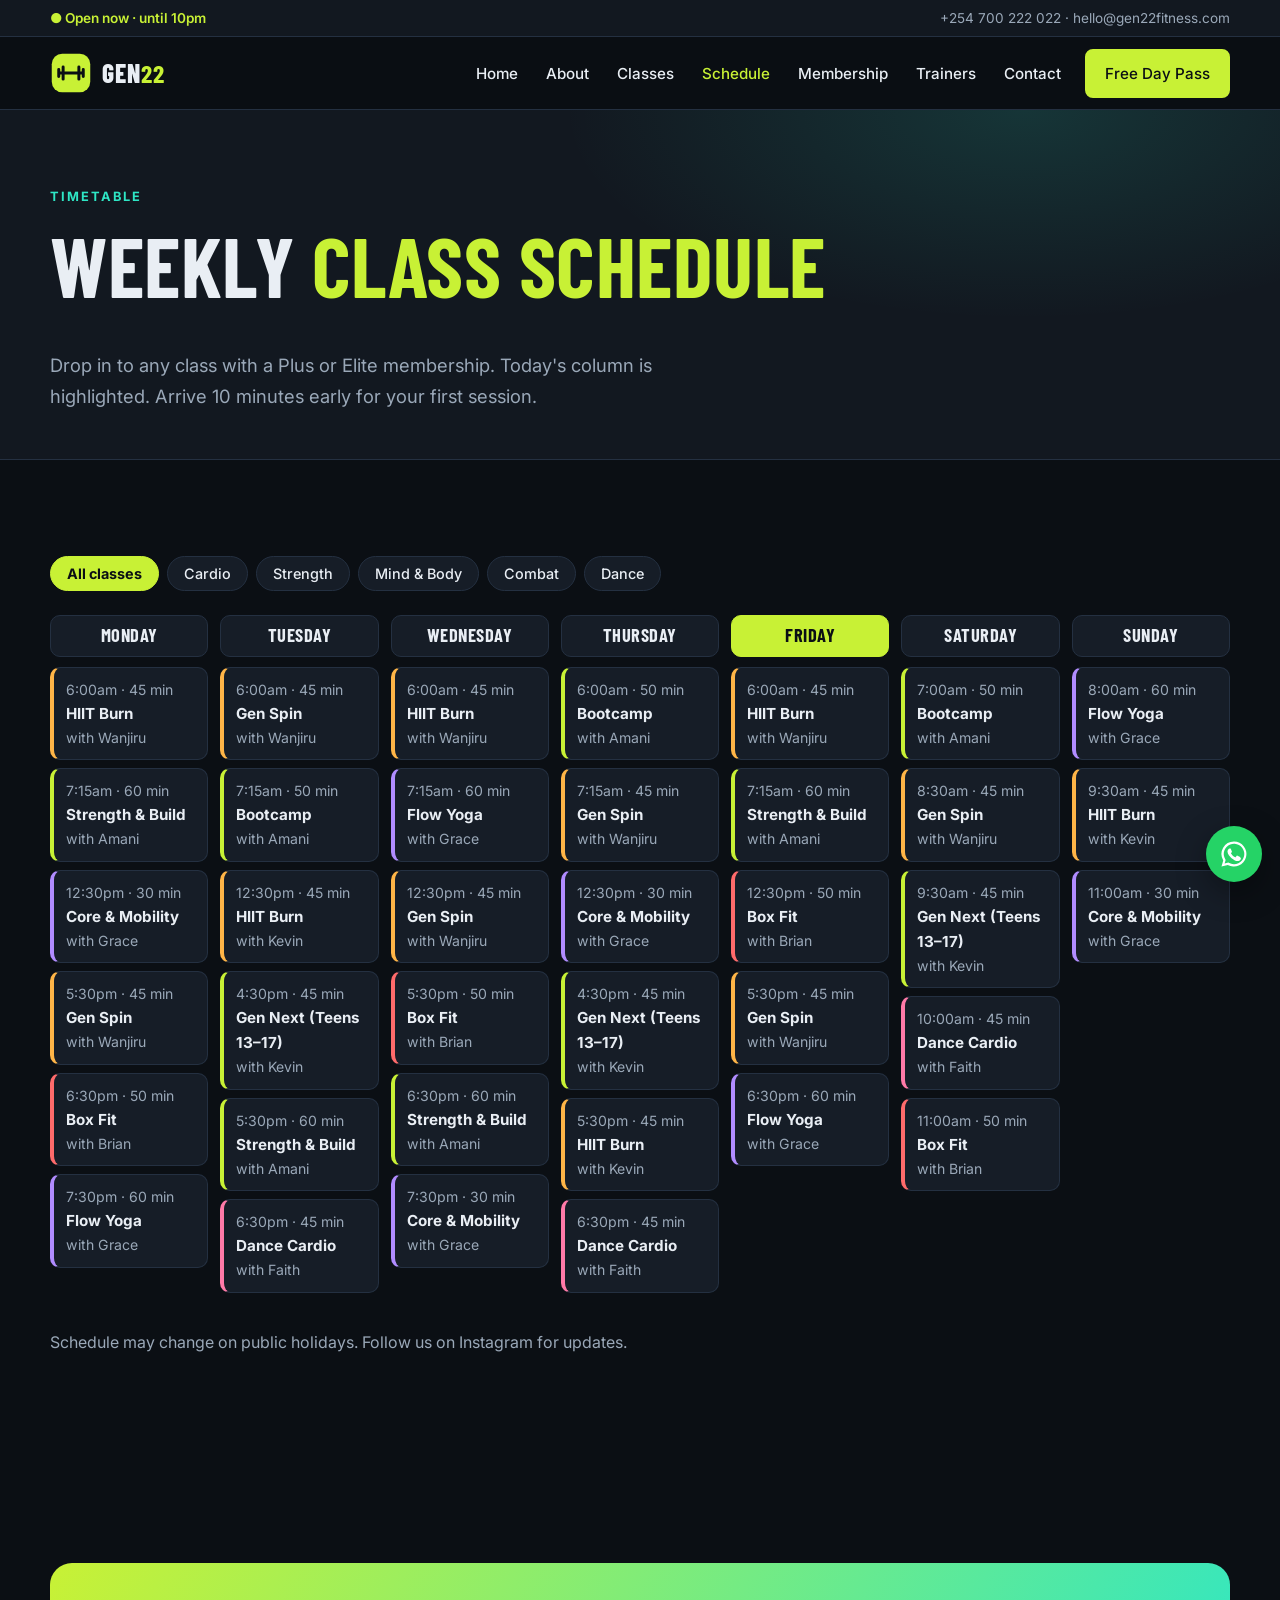
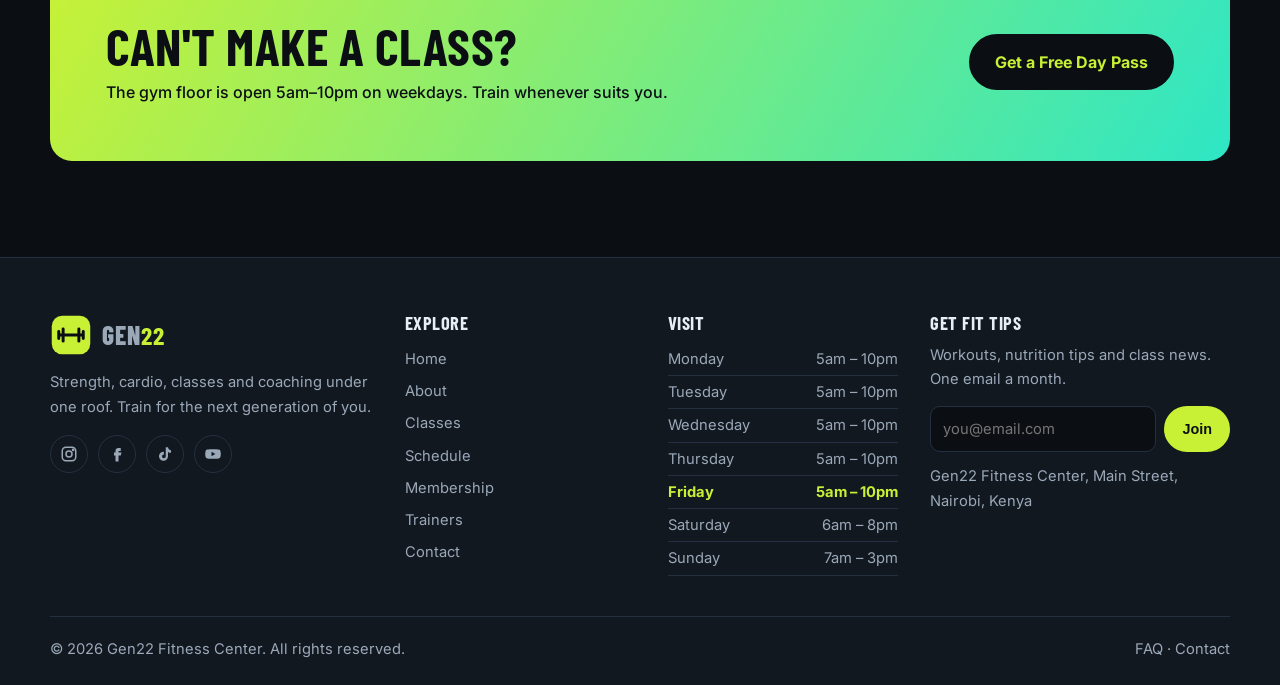
<file: schedule.html>
<!DOCTYPE html>
<html lang="en" class="no-js">
<head>
<meta charset="UTF-8">
<meta name="viewport" content="width=device-width, initial-scale=1">
<title>Class Schedule | Gen22 Fitness Center</title>
<meta name="description" content="Weekly class timetable at Gen22 Fitness Center. Filter by cardio, strength, mind & body, combat and dance classes.">
<meta name="theme-color" content="#0b0f14">
<meta property="og:title" content="Class Schedule | Gen22 Fitness Center">
<meta property="og:description" content="Weekly class timetable at Gen22 Fitness Center. Filter by cardio, strength, mind & body, combat and dance classes.">
<meta property="og:type" content="website">
<link rel="icon" href="images/favicon.svg" type="image/svg+xml">
<link rel="preconnect" href="https://fonts.googleapis.com">
<link rel="preconnect" href="https://fonts.gstatic.com" crossorigin>
<link href="https://fonts.googleapis.com/css2?family=Barlow+Condensed:wght@600;800&family=Inter:wght@400;500;600;700&display=swap" rel="stylesheet">
<link rel="stylesheet" href="css/style.css">
</head>
<body>
<a class="skip" href="#main">Skip to content</a>
<div class="topbar"><div class="container">
  <span class="open-badge">Mon–Fri 5am–10pm · Sat 6am–8pm · Sun 7am–3pm</span>
  <span><a data-cfg="phone" href="tel:+254700222022">+254 700 222 022</a> · <a data-cfg="email" href="mailto:hello@gen22fitness.com">hello@gen22fitness.com</a></span>
</div></div>
<header class="header">
  <nav class="container nav" aria-label="Main">
    <a class="logo" href="index.html" aria-label="Gen22 Fitness Center home"><svg viewBox="0 0 48 48" aria-hidden="true"><rect x="2" y="2" width="44" height="44" rx="12" fill="#c8f135"/><path d="M12 24h24M15 17v14M33 17v14M10 20v8M38 20v8" stroke="#0b0f14" stroke-width="3.4" stroke-linecap="round"/></svg><span>Gen<b>22</b></span></a>
    <button class="menu-toggle" aria-label="Open menu" aria-expanded="false" aria-controls="nav-links"><span></span><span></span><span></span></button>
    <ul class="nav-links" id="nav-links">
      <li><a href="index.html">Home</a></li><li><a href="about.html">About</a></li><li><a href="classes.html">Classes</a></li><li><a href="schedule.html" aria-current="page">Schedule</a></li><li><a href="membership.html">Membership</a></li><li><a href="trainers.html">Trainers</a></li><li><a href="contact.html">Contact</a></li>
      <li><a class="btn" href="contact.html#trial">Free Day Pass</a></li>
    </ul>
  </nav>
</header>
<main id="main">
<section class="page-hero"><div class="container"><span class="eyebrow">Timetable</span><h1>Weekly <span class='hl'>class schedule</span></h1><p class="lead">Drop in to any class with a Plus or Elite membership. Today's column is highlighted. Arrive 10 minutes early for your first session.</p></div></section>
<section class="section"><div class="container">
  <div class="filters" role="group" aria-label="Filter by class type">
    <button class="chip" type="button" data-filter="all" aria-pressed="true">All classes</button>
    <button class="chip" type="button" data-filter="cardio" aria-pressed="false">Cardio</button>
    <button class="chip" type="button" data-filter="strength" aria-pressed="false">Strength</button>
    <button class="chip" type="button" data-filter="mind" aria-pressed="false">Mind & Body</button>
    <button class="chip" type="button" data-filter="combat" aria-pressed="false">Combat</button>
    <button class="chip" type="button" data-filter="dance" aria-pressed="false">Dance</button>
  </div>
  <div class="day-tabs" role="group" aria-label="Choose day"><button class="chip" type="button" data-day="1" aria-pressed="false">Mon</button><button class="chip" type="button" data-day="2" aria-pressed="false">Tue</button><button class="chip" type="button" data-day="3" aria-pressed="false">Wed</button><button class="chip" type="button" data-day="4" aria-pressed="false">Thu</button><button class="chip" type="button" data-day="5" aria-pressed="false">Fri</button><button class="chip" type="button" data-day="6" aria-pressed="false">Sat</button><button class="chip" type="button" data-day="0" aria-pressed="false">Sun</button></div>
  <div class="timetable"><div class="day" data-day="1"><h3>Monday</h3><div class="slot" data-cat="cardio"><time>6:00am · 45 min</time><b>HIIT Burn</b><span class="muted">with Wanjiru</span></div><div class="slot" data-cat="strength"><time>7:15am · 60 min</time><b>Strength & Build</b><span class="muted">with Amani</span></div><div class="slot" data-cat="mind"><time>12:30pm · 30 min</time><b>Core & Mobility</b><span class="muted">with Grace</span></div><div class="slot" data-cat="cardio"><time>5:30pm · 45 min</time><b>Gen Spin</b><span class="muted">with Wanjiru</span></div><div class="slot" data-cat="combat"><time>6:30pm · 50 min</time><b>Box Fit</b><span class="muted">with Brian</span></div><div class="slot" data-cat="mind"><time>7:30pm · 60 min</time><b>Flow Yoga</b><span class="muted">with Grace</span></div></div><div class="day" data-day="2"><h3>Tuesday</h3><div class="slot" data-cat="cardio"><time>6:00am · 45 min</time><b>Gen Spin</b><span class="muted">with Wanjiru</span></div><div class="slot" data-cat="strength"><time>7:15am · 50 min</time><b>Bootcamp</b><span class="muted">with Amani</span></div><div class="slot" data-cat="cardio"><time>12:30pm · 45 min</time><b>HIIT Burn</b><span class="muted">with Kevin</span></div><div class="slot" data-cat="strength"><time>4:30pm · 45 min</time><b>Gen Next (Teens 13–17)</b><span class="muted">with Kevin</span></div><div class="slot" data-cat="strength"><time>5:30pm · 60 min</time><b>Strength & Build</b><span class="muted">with Amani</span></div><div class="slot" data-cat="dance"><time>6:30pm · 45 min</time><b>Dance Cardio</b><span class="muted">with Faith</span></div></div><div class="day" data-day="3"><h3>Wednesday</h3><div class="slot" data-cat="cardio"><time>6:00am · 45 min</time><b>HIIT Burn</b><span class="muted">with Wanjiru</span></div><div class="slot" data-cat="mind"><time>7:15am · 60 min</time><b>Flow Yoga</b><span class="muted">with Grace</span></div><div class="slot" data-cat="cardio"><time>12:30pm · 45 min</time><b>Gen Spin</b><span class="muted">with Wanjiru</span></div><div class="slot" data-cat="combat"><time>5:30pm · 50 min</time><b>Box Fit</b><span class="muted">with Brian</span></div><div class="slot" data-cat="strength"><time>6:30pm · 60 min</time><b>Strength & Build</b><span class="muted">with Amani</span></div><div class="slot" data-cat="mind"><time>7:30pm · 30 min</time><b>Core & Mobility</b><span class="muted">with Grace</span></div></div><div class="day" data-day="4"><h3>Thursday</h3><div class="slot" data-cat="strength"><time>6:00am · 50 min</time><b>Bootcamp</b><span class="muted">with Amani</span></div><div class="slot" data-cat="cardio"><time>7:15am · 45 min</time><b>Gen Spin</b><span class="muted">with Wanjiru</span></div><div class="slot" data-cat="mind"><time>12:30pm · 30 min</time><b>Core & Mobility</b><span class="muted">with Grace</span></div><div class="slot" data-cat="strength"><time>4:30pm · 45 min</time><b>Gen Next (Teens 13–17)</b><span class="muted">with Kevin</span></div><div class="slot" data-cat="cardio"><time>5:30pm · 45 min</time><b>HIIT Burn</b><span class="muted">with Kevin</span></div><div class="slot" data-cat="dance"><time>6:30pm · 45 min</time><b>Dance Cardio</b><span class="muted">with Faith</span></div></div><div class="day" data-day="5"><h3>Friday</h3><div class="slot" data-cat="cardio"><time>6:00am · 45 min</time><b>HIIT Burn</b><span class="muted">with Wanjiru</span></div><div class="slot" data-cat="strength"><time>7:15am · 60 min</time><b>Strength & Build</b><span class="muted">with Amani</span></div><div class="slot" data-cat="combat"><time>12:30pm · 50 min</time><b>Box Fit</b><span class="muted">with Brian</span></div><div class="slot" data-cat="cardio"><time>5:30pm · 45 min</time><b>Gen Spin</b><span class="muted">with Wanjiru</span></div><div class="slot" data-cat="mind"><time>6:30pm · 60 min</time><b>Flow Yoga</b><span class="muted">with Grace</span></div></div><div class="day" data-day="6"><h3>Saturday</h3><div class="slot" data-cat="strength"><time>7:00am · 50 min</time><b>Bootcamp</b><span class="muted">with Amani</span></div><div class="slot" data-cat="cardio"><time>8:30am · 45 min</time><b>Gen Spin</b><span class="muted">with Wanjiru</span></div><div class="slot" data-cat="strength"><time>9:30am · 45 min</time><b>Gen Next (Teens 13–17)</b><span class="muted">with Kevin</span></div><div class="slot" data-cat="dance"><time>10:00am · 45 min</time><b>Dance Cardio</b><span class="muted">with Faith</span></div><div class="slot" data-cat="combat"><time>11:00am · 50 min</time><b>Box Fit</b><span class="muted">with Brian</span></div></div><div class="day" data-day="0"><h3>Sunday</h3><div class="slot" data-cat="mind"><time>8:00am · 60 min</time><b>Flow Yoga</b><span class="muted">with Grace</span></div><div class="slot" data-cat="cardio"><time>9:30am · 45 min</time><b>HIIT Burn</b><span class="muted">with Kevin</span></div><div class="slot" data-cat="mind"><time>11:00am · 30 min</time><b>Core & Mobility</b><span class="muted">with Grace</span></div></div></div>
  <p class="muted" style="margin-top:20px">Schedule may change on public holidays. Follow us on Instagram for updates.</p>
</div></section>
<section class="section"><div class="container"><div class="cta reveal"><div><h2>Can't make a class?</h2><p>The gym floor is open 5am–10pm on weekdays. Train whenever suits you.</p></div><a class="btn" href="contact.html#trial">Get a Free Day Pass</a></div></div></section>
</main>
<footer class="footer">
  <div class="container">
    <div class="footer-grid">
      <div>
        <a class="logo" href="index.html"><svg viewBox="0 0 48 48" aria-hidden="true"><rect x="2" y="2" width="44" height="44" rx="12" fill="#c8f135"/><path d="M12 24h24M15 17v14M33 17v14M10 20v8M38 20v8" stroke="#0b0f14" stroke-width="3.4" stroke-linecap="round"/></svg><span>Gen<b>22</b></span></a>
        <p style="margin-top:14px">Strength, cardio, classes and coaching under one roof. Train for the next generation of you.</p>
        <div class="social"><a data-cfg="social.instagram" href="#" aria-label="Instagram" target="_blank" rel="noopener"><svg viewBox="0 0 24 24" fill="none" stroke="currentColor" stroke-width="2"><rect x="3" y="3" width="18" height="18" rx="5"/><circle cx="12" cy="12" r="4"/><circle cx="17.5" cy="6.5" r=".8" fill="currentColor"/></svg></a><a data-cfg="social.facebook" href="#" aria-label="Facebook" target="_blank" rel="noopener"><svg viewBox="0 0 24 24" fill="currentColor"><path d="M14 8h3V4h-3a4 4 0 00-4 4v2H8v4h2v8h4v-8h3l1-4h-4V8.5c0-.3.2-.5.5-.5z"/></svg></a><a data-cfg="social.tiktok" href="#" aria-label="Tiktok" target="_blank" rel="noopener"><svg viewBox="0 0 24 24" fill="currentColor"><path d="M16 3c.4 2.2 1.9 3.8 4 4v3.4a7.6 7.6 0 01-4-1.2V15a6 6 0 11-6-6h.5v3.5A2.5 2.5 0 1013 15V3z"/></svg></a><a data-cfg="social.youtube" href="#" aria-label="Youtube" target="_blank" rel="noopener"><svg viewBox="0 0 24 24" fill="currentColor"><path d="M22 8.2a3 3 0 00-2.1-2.1C18 5.6 12 5.6 12 5.6s-6 0-7.9.5A3 3 0 002 8.2 31 31 0 001.6 12 31 31 0 002 15.8a3 3 0 002.1 2.1c1.9.5 7.9.5 7.9.5s6 0 7.9-.5a3 3 0 002.1-2.1 31 31 0 00.4-3.8 31 31 0 00-.4-3.8zM10 15V9l5.2 3z"/></svg></a></div>
      </div>
      <div>
        <h4>Explore</h4>
        <ul><li><a href="index.html">Home</a></li><li><a href="about.html">About</a></li><li><a href="classes.html">Classes</a></li><li><a href="schedule.html" aria-current="page">Schedule</a></li><li><a href="membership.html">Membership</a></li><li><a href="trainers.html">Trainers</a></li><li><a href="contact.html">Contact</a></li></ul>
      </div>
      <div>
        <h4>Visit</h4>
        <ul class="hours" data-hours><li><span>Mon–Fri</span><span>5am – 10pm</span></li><li><span>Sat</span><span>6am – 8pm</span></li><li><span>Sun</span><span>7am – 3pm</span></li></ul>
      </div>
      <div>
        <h4>Get fit tips</h4>
        <p>Workouts, nutrition tips and class news. One email a month.</p>
        <form class="newsletter" data-demo="newsletter" data-success="You're subscribed. Welcome to Gen22!">
          <label class="skip" for="nl-email-schedule">Email</label>
          <input id="nl-email-schedule" name="email" type="email" placeholder="you@email.com" required>
          <button class="btn sm" type="submit">Join</button>
        </form>
        <p class="form-status" role="status" style="margin-top:10px"></p>
        <p style="margin-top:12px"><span data-cfg="address">Main Street, Nairobi, Kenya</span></p>
      </div>
    </div>
    <div class="copyright">
      <span>© <span data-year>2026</span> Gen22 Fitness Center. All rights reserved.</span>
      <span><a href="membership.html#faq">FAQ</a> · <a href="contact.html">Contact</a></span>
    </div>
  </div>
</footer>
<a class="wa-float" data-cfg="whatsapp" href="https://wa.me/254700222022" target="_blank" rel="noopener" aria-label="Chat with us on WhatsApp"><svg viewBox="0 0 24 24" fill="currentColor" aria-hidden="true"><path d="M12 2a10 10 0 00-8.6 15.1L2 22l5-1.3A10 10 0 1012 2zm0 18.2a8.2 8.2 0 01-4.2-1.2l-.3-.2-3 .8.8-2.9-.2-.3A8.2 8.2 0 1112 20.2zm4.5-6.1c-.2-.1-1.5-.7-1.7-.8s-.4-.1-.6.1-.7.8-.8 1-.3.2-.5.1a6.7 6.7 0 01-3.3-2.9c-.3-.4.2-.4.7-1.3a.4.4 0 000-.4l-.8-1.9c-.2-.5-.4-.4-.6-.4h-.5a1 1 0 00-.7.3 3 3 0 00-.9 2.2 5.2 5.2 0 001.1 2.8 11.8 11.8 0 004.5 4c1.7.7 2.3.8 3.2.6a2.7 2.7 0 001.7-1.2 2.2 2.2 0 00.2-1.2c-.1-.1-.2-.2-.5-.3z"/></svg></a>
<button class="to-top" type="button" aria-label="Back to top">↑</button>
<script src="js/config.js"></script>
<script src="js/main.js"></script>
</body>
</html>
</file>
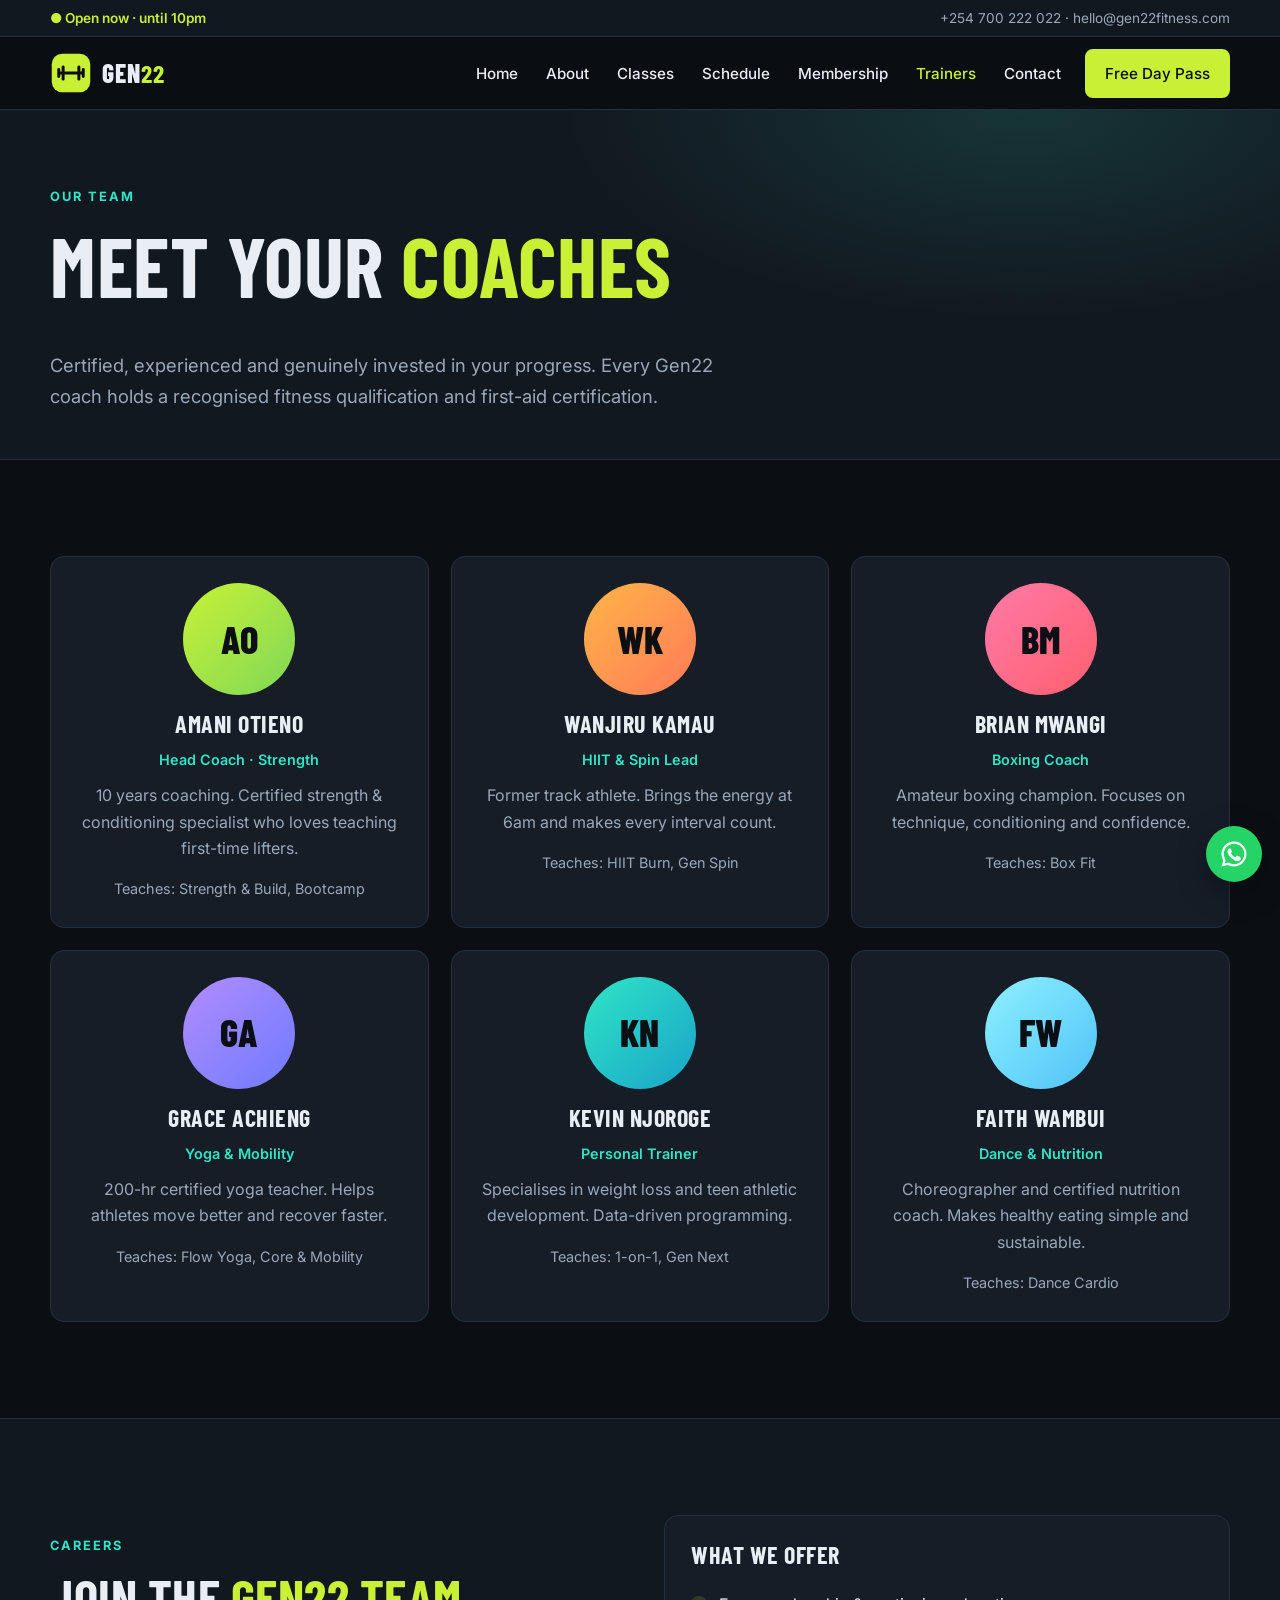
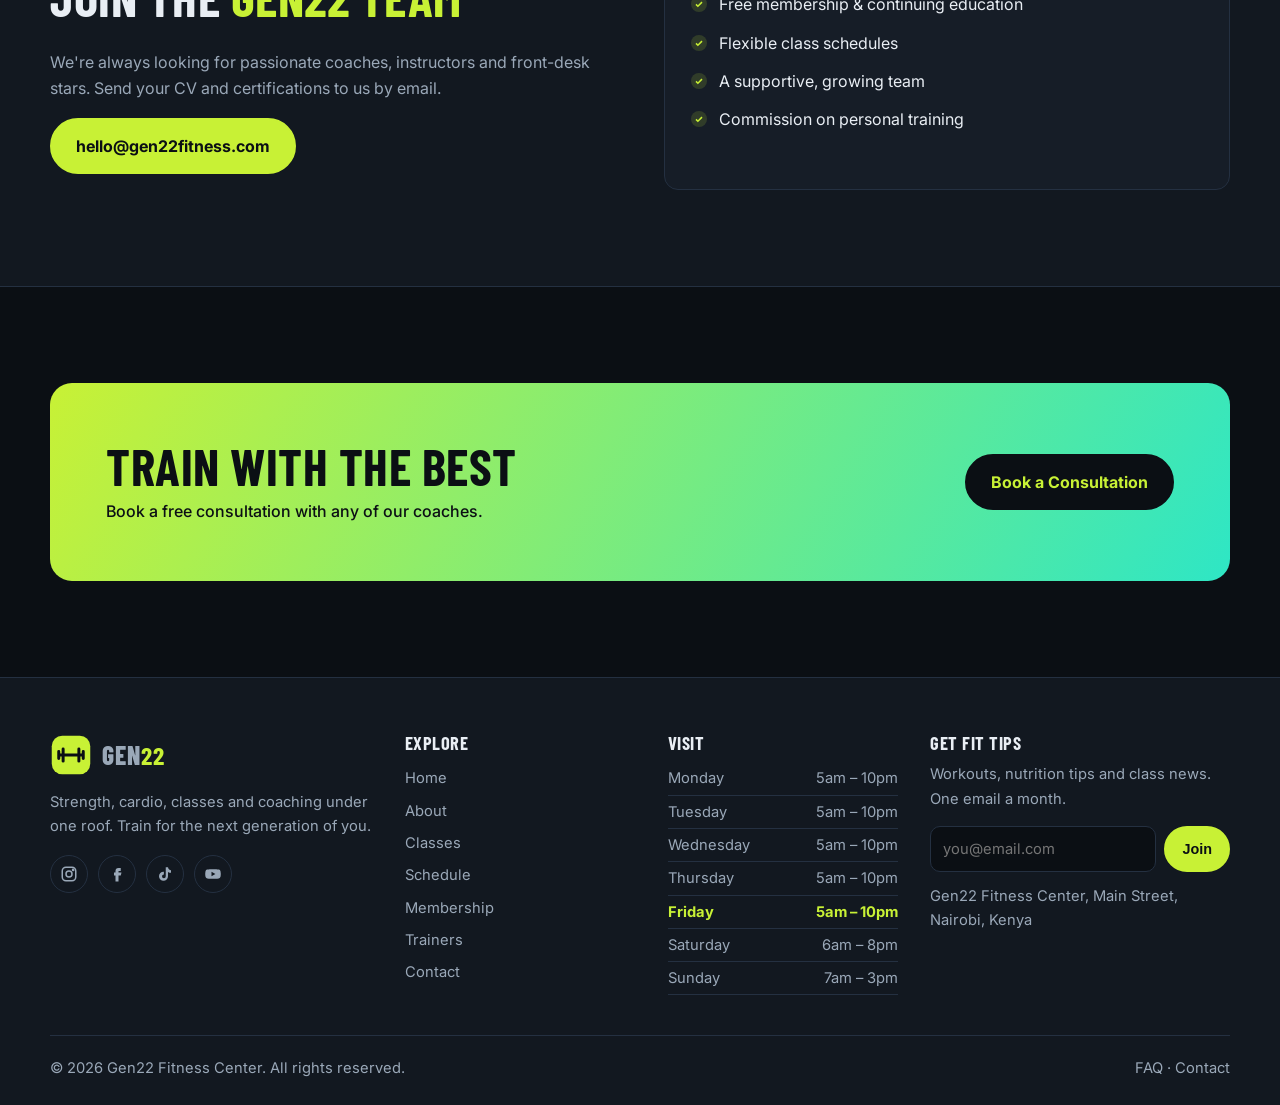
<file: trainers.html>
<!DOCTYPE html>
<html lang="en" class="no-js">
<head>
<meta charset="UTF-8">
<meta name="viewport" content="width=device-width, initial-scale=1">
<title>Our Trainers | Gen22 Fitness Center</title>
<meta name="description" content="Meet the certified coaches at Gen22 Fitness Center: strength, HIIT, spin, boxing, yoga and dance specialists.">
<meta name="theme-color" content="#0b0f14">
<meta property="og:title" content="Our Trainers | Gen22 Fitness Center">
<meta property="og:description" content="Meet the certified coaches at Gen22 Fitness Center: strength, HIIT, spin, boxing, yoga and dance specialists.">
<meta property="og:type" content="website">
<link rel="icon" href="images/favicon.svg" type="image/svg+xml">
<link rel="preconnect" href="https://fonts.googleapis.com">
<link rel="preconnect" href="https://fonts.gstatic.com" crossorigin>
<link href="https://fonts.googleapis.com/css2?family=Barlow+Condensed:wght@600;800&family=Inter:wght@400;500;600;700&display=swap" rel="stylesheet">
<link rel="stylesheet" href="css/style.css">
</head>
<body>
<a class="skip" href="#main">Skip to content</a>
<div class="topbar"><div class="container">
  <span class="open-badge">Mon–Fri 5am–10pm · Sat 6am–8pm · Sun 7am–3pm</span>
  <span><a data-cfg="phone" href="tel:+254700222022">+254 700 222 022</a> · <a data-cfg="email" href="mailto:hello@gen22fitness.com">hello@gen22fitness.com</a></span>
</div></div>
<header class="header">
  <nav class="container nav" aria-label="Main">
    <a class="logo" href="index.html" aria-label="Gen22 Fitness Center home"><svg viewBox="0 0 48 48" aria-hidden="true"><rect x="2" y="2" width="44" height="44" rx="12" fill="#c8f135"/><path d="M12 24h24M15 17v14M33 17v14M10 20v8M38 20v8" stroke="#0b0f14" stroke-width="3.4" stroke-linecap="round"/></svg><span>Gen<b>22</b></span></a>
    <button class="menu-toggle" aria-label="Open menu" aria-expanded="false" aria-controls="nav-links"><span></span><span></span><span></span></button>
    <ul class="nav-links" id="nav-links">
      <li><a href="index.html">Home</a></li><li><a href="about.html">About</a></li><li><a href="classes.html">Classes</a></li><li><a href="schedule.html">Schedule</a></li><li><a href="membership.html">Membership</a></li><li><a href="trainers.html" aria-current="page">Trainers</a></li><li><a href="contact.html">Contact</a></li>
      <li><a class="btn" href="contact.html#trial">Free Day Pass</a></li>
    </ul>
  </nav>
</header>
<main id="main">
<section class="page-hero"><div class="container"><span class="eyebrow">Our team</span><h1>Meet your <span class='hl'>coaches</span></h1><p class="lead">Certified, experienced and genuinely invested in your progress. Every Gen22 coach holds a recognised fitness qualification and first-aid certification.</p></div></section>
<section class="section"><div class="container"><div class="grid g3"><article class="card trainer reveal"><div class="avatar" style="background:linear-gradient(135deg,#c8f135,#7fd858)" aria-hidden="true">AO</div>
<h3>Amani Otieno</h3><div class="role">Head Coach · Strength</div><p class="muted">10 years coaching. Certified strength & conditioning specialist who loves teaching first-time lifters.</p><div class="meta" style="justify-content:center"><span>Teaches: Strength & Build, Bootcamp</span></div></article><article class="card trainer reveal"><div class="avatar" style="background:linear-gradient(135deg,#ffb547,#ff7a59)" aria-hidden="true">WK</div>
<h3>Wanjiru Kamau</h3><div class="role">HIIT & Spin Lead</div><p class="muted">Former track athlete. Brings the energy at 6am and makes every interval count.</p><div class="meta" style="justify-content:center"><span>Teaches: HIIT Burn, Gen Spin</span></div></article><article class="card trainer reveal"><div class="avatar" style="background:linear-gradient(135deg,#ff7aa8,#ff5f6d)" aria-hidden="true">BM</div>
<h3>Brian Mwangi</h3><div class="role">Boxing Coach</div><p class="muted">Amateur boxing champion. Focuses on technique, conditioning and confidence.</p><div class="meta" style="justify-content:center"><span>Teaches: Box Fit</span></div></article><article class="card trainer reveal"><div class="avatar" style="background:linear-gradient(135deg,#b18cff,#6f7bff)" aria-hidden="true">GA</div>
<h3>Grace Achieng</h3><div class="role">Yoga & Mobility</div><p class="muted">200-hr certified yoga teacher. Helps athletes move better and recover faster.</p><div class="meta" style="justify-content:center"><span>Teaches: Flow Yoga, Core & Mobility</span></div></article><article class="card trainer reveal"><div class="avatar" style="background:linear-gradient(135deg,#2ee6c5,#1aa3c9)" aria-hidden="true">KN</div>
<h3>Kevin Njoroge</h3><div class="role">Personal Trainer</div><p class="muted">Specialises in weight loss and teen athletic development. Data-driven programming.</p><div class="meta" style="justify-content:center"><span>Teaches: 1-on-1, Gen Next</span></div></article><article class="card trainer reveal"><div class="avatar" style="background:linear-gradient(135deg,#8ef0ff,#4fc3f7)" aria-hidden="true">FW</div>
<h3>Faith Wambui</h3><div class="role">Dance & Nutrition</div><p class="muted">Choreographer and certified nutrition coach. Makes healthy eating simple and sustainable.</p><div class="meta" style="justify-content:center"><span>Teaches: Dance Cardio</span></div></article></div></div></section>
<section class="section alt"><div class="container split">
  <div class="reveal"><span class="eyebrow">Careers</span><h2>Join the <span class="hl">Gen22 team</span></h2><p class="muted">We're always looking for passionate coaches, instructors and front-desk stars. Send your CV and certifications to us by email.</p><a class="btn" data-cfg="email" href="mailto:hello@gen22fitness.com">hello@gen22fitness.com</a></div>
  <div class="card reveal"><h3>What we offer</h3><ul class="ticks"><li>Free membership & continuing education</li><li>Flexible class schedules</li><li>A supportive, growing team</li><li>Commission on personal training</li></ul></div>
</div></section>
<section class="section"><div class="container"><div class="cta reveal"><div><h2>Train with the best</h2><p>Book a free consultation with any of our coaches.</p></div><a class="btn" href="contact.html#trial">Book a Consultation</a></div></div></section>
</main>
<footer class="footer">
  <div class="container">
    <div class="footer-grid">
      <div>
        <a class="logo" href="index.html"><svg viewBox="0 0 48 48" aria-hidden="true"><rect x="2" y="2" width="44" height="44" rx="12" fill="#c8f135"/><path d="M12 24h24M15 17v14M33 17v14M10 20v8M38 20v8" stroke="#0b0f14" stroke-width="3.4" stroke-linecap="round"/></svg><span>Gen<b>22</b></span></a>
        <p style="margin-top:14px">Strength, cardio, classes and coaching under one roof. Train for the next generation of you.</p>
        <div class="social"><a data-cfg="social.instagram" href="#" aria-label="Instagram" target="_blank" rel="noopener"><svg viewBox="0 0 24 24" fill="none" stroke="currentColor" stroke-width="2"><rect x="3" y="3" width="18" height="18" rx="5"/><circle cx="12" cy="12" r="4"/><circle cx="17.5" cy="6.5" r=".8" fill="currentColor"/></svg></a><a data-cfg="social.facebook" href="#" aria-label="Facebook" target="_blank" rel="noopener"><svg viewBox="0 0 24 24" fill="currentColor"><path d="M14 8h3V4h-3a4 4 0 00-4 4v2H8v4h2v8h4v-8h3l1-4h-4V8.5c0-.3.2-.5.5-.5z"/></svg></a><a data-cfg="social.tiktok" href="#" aria-label="Tiktok" target="_blank" rel="noopener"><svg viewBox="0 0 24 24" fill="currentColor"><path d="M16 3c.4 2.2 1.9 3.8 4 4v3.4a7.6 7.6 0 01-4-1.2V15a6 6 0 11-6-6h.5v3.5A2.5 2.5 0 1013 15V3z"/></svg></a><a data-cfg="social.youtube" href="#" aria-label="Youtube" target="_blank" rel="noopener"><svg viewBox="0 0 24 24" fill="currentColor"><path d="M22 8.2a3 3 0 00-2.1-2.1C18 5.6 12 5.6 12 5.6s-6 0-7.9.5A3 3 0 002 8.2 31 31 0 001.6 12 31 31 0 002 15.8a3 3 0 002.1 2.1c1.9.5 7.9.5 7.9.5s6 0 7.9-.5a3 3 0 002.1-2.1 31 31 0 00.4-3.8 31 31 0 00-.4-3.8zM10 15V9l5.2 3z"/></svg></a></div>
      </div>
      <div>
        <h4>Explore</h4>
        <ul><li><a href="index.html">Home</a></li><li><a href="about.html">About</a></li><li><a href="classes.html">Classes</a></li><li><a href="schedule.html">Schedule</a></li><li><a href="membership.html">Membership</a></li><li><a href="trainers.html" aria-current="page">Trainers</a></li><li><a href="contact.html">Contact</a></li></ul>
      </div>
      <div>
        <h4>Visit</h4>
        <ul class="hours" data-hours><li><span>Mon–Fri</span><span>5am – 10pm</span></li><li><span>Sat</span><span>6am – 8pm</span></li><li><span>Sun</span><span>7am – 3pm</span></li></ul>
      </div>
      <div>
        <h4>Get fit tips</h4>
        <p>Workouts, nutrition tips and class news. One email a month.</p>
        <form class="newsletter" data-demo="newsletter" data-success="You're subscribed. Welcome to Gen22!">
          <label class="skip" for="nl-email-trainers">Email</label>
          <input id="nl-email-trainers" name="email" type="email" placeholder="you@email.com" required>
          <button class="btn sm" type="submit">Join</button>
        </form>
        <p class="form-status" role="status" style="margin-top:10px"></p>
        <p style="margin-top:12px"><span data-cfg="address">Main Street, Nairobi, Kenya</span></p>
      </div>
    </div>
    <div class="copyright">
      <span>© <span data-year>2026</span> Gen22 Fitness Center. All rights reserved.</span>
      <span><a href="membership.html#faq">FAQ</a> · <a href="contact.html">Contact</a></span>
    </div>
  </div>
</footer>
<a class="wa-float" data-cfg="whatsapp" href="https://wa.me/254700222022" target="_blank" rel="noopener" aria-label="Chat with us on WhatsApp"><svg viewBox="0 0 24 24" fill="currentColor" aria-hidden="true"><path d="M12 2a10 10 0 00-8.6 15.1L2 22l5-1.3A10 10 0 1012 2zm0 18.2a8.2 8.2 0 01-4.2-1.2l-.3-.2-3 .8.8-2.9-.2-.3A8.2 8.2 0 1112 20.2zm4.5-6.1c-.2-.1-1.5-.7-1.7-.8s-.4-.1-.6.1-.7.8-.8 1-.3.2-.5.1a6.7 6.7 0 01-3.3-2.9c-.3-.4.2-.4.7-1.3a.4.4 0 000-.4l-.8-1.9c-.2-.5-.4-.4-.6-.4h-.5a1 1 0 00-.7.3 3 3 0 00-.9 2.2 5.2 5.2 0 001.1 2.8 11.8 11.8 0 004.5 4c1.7.7 2.3.8 3.2.6a2.7 2.7 0 001.7-1.2 2.2 2.2 0 00.2-1.2c-.1-.1-.2-.2-.5-.3z"/></svg></a>
<button class="to-top" type="button" aria-label="Back to top">↑</button>
<script src="js/config.js"></script>
<script src="js/main.js"></script>
</body>
</html>
</file>
<file: css/style.css>
/* ==========================================================
   GEN22 FITNESS CENTER — stylesheet
   Change the brand colours here.
   ========================================================== */
:root {
  --bg: #0b0f14;
  --bg-2: #121820;
  --card: #161d27;
  --line: #243041;
  --text: #e9eef4;
  --muted: #9aa8b8;
  --primary: #c8f135;      /* electric lime */
  --primary-ink: #0b0f14;
  --accent: #2ee6c5;       /* teal */
  --danger: #ff6b6b;
  --radius: 14px;
  --shadow: 0 10px 30px rgba(0,0,0,.35);
  --head: "Barlow Condensed", "Arial Narrow", Impact, sans-serif;
  --body: "Inter", system-ui, -apple-system, "Segoe UI", Roboto, sans-serif;
}
*, *::before, *::after { box-sizing: border-box; }
html { scroll-behavior: smooth; }
body { margin: 0; background: var(--bg); color: var(--text); font: 16px/1.65 var(--body); -webkit-font-smoothing: antialiased; }
img, svg { max-width: 100%; display: block; }
a { color: var(--primary); text-decoration: none; }
a:hover { text-decoration: underline; }
h1, h2, h3, h4 { font-family: var(--head); line-height: 1.05; margin: 0 0 .5em; letter-spacing: .5px; text-transform: uppercase; }
h1 { font-size: clamp(2.6rem, 7vw, 5.2rem); }
h2 { font-size: clamp(2rem, 4.5vw, 3.2rem); }
h3 { font-size: 1.5rem; }
p { margin: 0 0 1em; }
.container { width: min(1180px, 100% - 32px); margin-inline: auto; }
.skip { position: absolute; left: -999px; top: 8px; background: var(--primary); color: var(--primary-ink); padding: 8px 14px; border-radius: 8px; z-index: 100; }
.skip:focus { left: 8px; }
:focus-visible { outline: 3px solid var(--accent); outline-offset: 3px; }
.hl { color: var(--primary); }
.muted { color: var(--muted); }
.center { text-align: center; }

/* Buttons */
.btn { display: inline-flex; align-items: center; gap: 8px; background: var(--primary); color: var(--primary-ink); font-weight: 700; padding: 13px 24px; border-radius: 999px; border: 2px solid var(--primary); cursor: pointer; font-size: 1rem; transition: transform .15s, box-shadow .15s, background .15s; }
.btn:hover { text-decoration: none; transform: translateY(-2px); box-shadow: 0 8px 24px rgba(200,241,53,.25); }
.btn.ghost { background: transparent; color: var(--text); border-color: var(--line); }
.btn.ghost:hover { border-color: var(--primary); color: var(--primary); box-shadow: none; }
.btn.sm { padding: 8px 16px; font-size: .9rem; }
.btn.block { width: 100%; justify-content: center; }

/* Top bar & header */
.topbar { background: var(--bg-2); color: var(--muted); font-size: .85rem; border-bottom: 1px solid var(--line); }
.topbar .container { display: flex; justify-content: space-between; gap: 12px; padding: 7px 0; flex-wrap: wrap; }
.topbar a { color: var(--muted); }
.open-badge { font-weight: 600; }
.open-badge.is-open { color: var(--primary); }
.open-badge.is-closed { color: var(--danger); }
.header { position: sticky; top: 0; z-index: 50; background: rgba(11,15,20,.88); backdrop-filter: blur(10px); border-bottom: 1px solid var(--line); }
.nav { display: flex; align-items: center; justify-content: space-between; height: 72px; }
.logo { display: flex; align-items: center; gap: 10px; color: var(--text); font-family: var(--head); font-size: 1.6rem; font-weight: 800; letter-spacing: 1px; text-transform: uppercase; }
.logo:hover { text-decoration: none; }
.logo svg { width: 42px; height: 42px; }
.logo b { color: var(--primary); }
.nav-links { list-style: none; display: flex; align-items: center; gap: 4px; margin: 0; padding: 0; }
.nav-links a { color: var(--text); padding: 8px 12px; border-radius: 8px; font-weight: 500; font-size: .95rem; }
.nav-links a:hover, .nav-links a[aria-current="page"] { color: var(--primary); text-decoration: none; }
.nav-links .btn { color: var(--primary-ink); margin-left: 8px; padding: 10px 18px; }
.nav-links .btn:hover { color: var(--primary-ink); }
.menu-toggle { display: none; background: none; border: 0; padding: 10px; cursor: pointer; }
.menu-toggle span { display: block; width: 24px; height: 2px; background: var(--text); margin: 5px 0; transition: .2s; }
@media (max-width: 960px) {
  .menu-toggle { display: block; }
  .nav-links { position: fixed; inset: 72px 0 auto 0; flex-direction: column; align-items: stretch; background: var(--bg); padding: 16px; border-bottom: 1px solid var(--line); transform: translateY(-120%); visibility: hidden; transition: transform .25s, visibility .25s; max-height: calc(100vh - 72px); overflow: auto; }
  .nav-links.open { transform: none; visibility: visible; }
  .nav-links a { display: block; padding: 12px; }
  .nav-links .btn { margin: 8px 0 0; justify-content: center; }
  .menu-toggle[aria-expanded="true"] span:nth-child(1) { transform: translateY(7px) rotate(45deg); }
  .menu-toggle[aria-expanded="true"] span:nth-child(2) { opacity: 0; }
  .menu-toggle[aria-expanded="true"] span:nth-child(3) { transform: translateY(-7px) rotate(-45deg); }
}

/* Hero */
.hero { position: relative; overflow: hidden; padding: clamp(64px, 10vw, 120px) 0; background:
  radial-gradient(60% 80% at 85% 20%, rgba(46,230,197,.18), transparent 60%),
  radial-gradient(50% 70% at 10% 90%, rgba(200,241,53,.14), transparent 60%), var(--bg); }
.hero .container { display: grid; grid-template-columns: 1.15fr .85fr; gap: 48px; align-items: center; }
.eyebrow { display: inline-block; font-weight: 700; font-size: .8rem; letter-spacing: 2px; text-transform: uppercase; color: var(--accent); margin-bottom: 14px; }
.lead { font-size: 1.15rem; color: var(--muted); max-width: 56ch; }
.hero-actions { display: flex; gap: 12px; flex-wrap: wrap; margin-top: 28px; }
.hero-art { width: 100%; max-width: 440px; justify-self: center; }
.page-hero { padding: 72px 0 48px; background: radial-gradient(60% 100% at 80% 0, rgba(46,230,197,.14), transparent 60%), var(--bg-2); border-bottom: 1px solid var(--line); }
.page-hero .lead { margin: 0; }
@media (max-width: 860px) { .hero .container { grid-template-columns: 1fr; } .hero-art { max-width: 300px; } }

/* Ticker */
.ticker { background: var(--primary); color: var(--primary-ink); overflow: hidden; white-space: nowrap; font-family: var(--head); font-size: 1.35rem; font-weight: 800; text-transform: uppercase; padding: 10px 0; }
.ticker-track { display: inline-block; animation: ticker 30s linear infinite; }
.ticker span { margin: 0 22px; }
.ticker span::after { content: "✦"; margin-left: 44px; }
@keyframes ticker { to { transform: translateX(-50%); } }

/* Sections & grids */
.section { padding: clamp(56px, 8vw, 96px) 0; }
.section.alt { background: var(--bg-2); border-block: 1px solid var(--line); }
.section-head { max-width: 680px; margin-bottom: 40px; }
.section-head.center { margin-inline: auto; }
.grid { display: grid; gap: 22px; }
.g2 { grid-template-columns: repeat(auto-fit, minmax(min(100%, 300px), 1fr)); }
.g3 { grid-template-columns: repeat(auto-fit, minmax(min(100%, 300px), 1fr)); }
.g4 { grid-template-columns: repeat(auto-fit, minmax(min(100%, 230px), 1fr)); }
.split { display: grid; grid-template-columns: 1fr 1fr; gap: 48px; align-items: center; }
@media (max-width: 860px) { .split { grid-template-columns: 1fr; } }

.card { background: var(--card); border: 1px solid var(--line); border-radius: var(--radius); padding: 26px; transition: transform .2s, border-color .2s; }
.card:hover { border-color: rgba(200,241,53,.45); }
.card .icon { width: 48px; height: 48px; border-radius: 12px; display: grid; place-items: center; background: rgba(200,241,53,.12); color: var(--primary); margin-bottom: 16px; }
.card .icon svg { width: 26px; height: 26px; }
.card p:last-child { margin-bottom: 0; }
.tag { display: inline-block; font-size: .75rem; font-weight: 700; letter-spacing: 1px; text-transform: uppercase; padding: 4px 10px; border-radius: 999px; background: rgba(46,230,197,.12); color: var(--accent); margin: 0 6px 8px 0; }
.meta { display: flex; flex-wrap: wrap; gap: 14px; color: var(--muted); font-size: .9rem; margin-top: 12px; }

/* Stats */
.stats { display: grid; grid-template-columns: repeat(4, 1fr); gap: 16px; }
.stat { text-align: center; padding: 22px 10px; border-radius: var(--radius); background: var(--card); border: 1px solid var(--line); }
.stat strong { display: block; font-family: var(--head); font-size: clamp(2.2rem, 5vw, 3.2rem); color: var(--primary); line-height: 1; }
.stat span { color: var(--muted); font-size: .9rem; }
@media (max-width: 700px) { .stats { grid-template-columns: repeat(2, 1fr); } }

/* Class cards */
.class-card { position: relative; overflow: hidden; padding: 0; }
.class-card .banner { height: 140px; display: grid; place-items: center; color: var(--primary-ink); }
.class-card .banner svg { width: 64px; height: 64px; }
.class-card .body { padding: 22px 24px 26px; }
.b1 { background: linear-gradient(135deg, #c8f135, #7fd858); }
.b2 { background: linear-gradient(135deg, #2ee6c5, #1aa3c9); }
.b3 { background: linear-gradient(135deg, #ffb547, #ff7a59); }
.b4 { background: linear-gradient(135deg, #b18cff, #6f7bff); }
.b5 { background: linear-gradient(135deg, #ff7aa8, #ff5f6d); }
.b6 { background: linear-gradient(135deg, #8ef0ff, #4fc3f7); }
.level { display: flex; gap: 3px; align-items: center; }
.level i { width: 8px; height: 8px; border-radius: 2px; background: var(--line); }
.level i.on { background: var(--primary); }

/* Trainers */
.trainer { text-align: center; }
.avatar { width: 112px; height: 112px; margin: 0 auto 16px; border-radius: 50%; display: grid; place-items: center; font-family: var(--head); font-size: 2.4rem; font-weight: 800; color: var(--primary-ink); }
.trainer .role { color: var(--accent); font-weight: 600; font-size: .9rem; margin-bottom: 10px; }

/* Pricing */
.billing { display: inline-flex; background: var(--card); border: 1px solid var(--line); border-radius: 999px; padding: 4px; margin-bottom: 36px; }
.billing button { background: none; border: 0; color: var(--muted); padding: 10px 20px; border-radius: 999px; font: 600 .95rem var(--body); cursor: pointer; }
.billing button[aria-pressed="true"] { background: var(--primary); color: var(--primary-ink); }
.billing small { font-weight: 700; }
.price-card { display: flex; flex-direction: column; position: relative; }
.price-card.featured, .price-card.featured.reveal.in { border: 2px solid var(--primary); transform: translateY(-6px); box-shadow: var(--shadow); }
.price-card .ribbon { position: absolute; top: -13px; left: 50%; transform: translateX(-50%); background: var(--primary); color: var(--primary-ink); font-size: .75rem; font-weight: 800; padding: 4px 14px; border-radius: 999px; letter-spacing: 1px; text-transform: uppercase; white-space: nowrap; }
.price { font-family: var(--head); font-size: 3rem; font-weight: 800; line-height: 1; margin: 6px 0; }
.price small { font-family: var(--body); font-size: .9rem; color: var(--muted); font-weight: 500; }
.price-note { color: var(--accent); font-size: .85rem; min-height: 1.4em; }
.ticks { list-style: none; padding: 0; margin: 18px 0 24px; flex: 1; }
.ticks li { padding: 6px 0 6px 28px; position: relative; }
.ticks li::before { content: ""; position: absolute; left: 0; top: 11px; width: 16px; height: 16px; border-radius: 50%; background: rgba(200,241,53,.15) url("data:image/svg+xml,%3Csvg xmlns='http://www.w3.org/2000/svg' viewBox='0 0 16 16'%3E%3Cpath d='M4 8.5l2.5 2.5L12 5.5' fill='none' stroke='%23c8f135' stroke-width='2'/%3E%3C/svg%3E") center/12px no-repeat; }
.ticks li.no { color: var(--muted); text-decoration: line-through; }
.ticks li.no::before { background: rgba(255,255,255,.05); }

/* Tables */
.table-wrap { overflow-x: auto; border: 1px solid var(--line); border-radius: var(--radius); }
table { width: 100%; border-collapse: collapse; min-width: 640px; }
th, td { padding: 13px 16px; text-align: left; border-bottom: 1px solid var(--line); font-size: .95rem; }
thead th { background: var(--bg-2); font-family: var(--head); font-size: 1.1rem; text-transform: uppercase; letter-spacing: .5px; }
tbody tr:last-child td { border-bottom: 0; }
td.y { color: var(--primary); font-weight: 700; }
td.n { color: var(--muted); }

/* Schedule */
.filters { display: flex; flex-wrap: wrap; gap: 8px; margin-bottom: 24px; }
.chip { background: var(--card); border: 1px solid var(--line); color: var(--text); padding: 8px 16px; border-radius: 999px; cursor: pointer; font: 500 .9rem var(--body); }
.chip[aria-pressed="true"] { background: var(--primary); color: var(--primary-ink); border-color: var(--primary); font-weight: 700; }
.timetable { display: grid; grid-template-columns: repeat(7, minmax(150px, 1fr)); gap: 12px; overflow-x: auto; padding-bottom: 8px; }
.day h3 { font-size: 1.15rem; padding: 10px 12px; background: var(--card); border: 1px solid var(--line); border-radius: 10px; margin-bottom: 10px; text-align: center; }
.day.today h3 { background: var(--primary); color: var(--primary-ink); border-color: var(--primary); }
.slot { background: var(--card); border: 1px solid var(--line); border-left: 4px solid var(--accent); border-radius: 10px; padding: 10px 12px; margin-bottom: 8px; font-size: .88rem; }
.slot b { display: block; font-size: .95rem; }
.slot time { color: var(--muted); }
.slot[data-cat="strength"] { border-left-color: #c8f135; }
.slot[data-cat="cardio"] { border-left-color: #ffb547; }
.slot[data-cat="mind"] { border-left-color: #b18cff; }
.slot[data-cat="combat"] { border-left-color: #ff6b6b; }
.slot[data-cat="dance"] { border-left-color: #ff7aa8; }
.slot[hidden] { display: none; }
@media (max-width: 760px) {
  .timetable { grid-template-columns: 1fr; }
  .day:not(.show) { display: none; }
  .day-tabs { display: flex; }
}
.day-tabs { display: none; overflow-x: auto; gap: 6px; margin-bottom: 16px; }

/* Testimonials */
.quote { font-size: 1.05rem; }
.quote footer { margin-top: 14px; color: var(--muted); font-size: .9rem; }
.quote footer b { color: var(--text); }
.stars { color: var(--primary); letter-spacing: 3px; margin-bottom: 10px; }

/* Forms */
.form { display: grid; gap: 16px; }
.form .row { display: grid; grid-template-columns: 1fr 1fr; gap: 16px; }
@media (max-width: 600px) { .form .row { grid-template-columns: 1fr; } }
label { font-weight: 600; font-size: .9rem; display: block; margin-bottom: 6px; }
input, select, textarea { width: 100%; padding: 12px 14px; border-radius: 10px; border: 1px solid var(--line); background: var(--bg); color: var(--text); font: inherit; }
input:focus, select:focus, textarea:focus { outline: none; border-color: var(--primary); box-shadow: 0 0 0 3px rgba(200,241,53,.2); }
.field-error { color: var(--danger); font-size: .82rem; margin-top: 4px; min-height: 1em; }
.invalid { border-color: var(--danger); }
.form-status { padding: 14px 16px; border-radius: 10px; background: rgba(200,241,53,.1); border: 1px solid var(--primary); display: none; }
.form-status.show { display: block; }

/* Calculator */
.calc-result { margin-top: 16px; padding: 18px; border-radius: 12px; background: var(--bg); border: 1px dashed var(--line); min-height: 64px; }
.calc-result strong { font-family: var(--head); font-size: 2rem; color: var(--primary); }

/* FAQ */
details { background: var(--card); border: 1px solid var(--line); border-radius: 12px; padding: 0 20px; margin-bottom: 10px; }
summary { cursor: pointer; padding: 18px 0; font-weight: 600; list-style: none; display: flex; justify-content: space-between; gap: 12px; }
summary::-webkit-details-marker { display: none; }
summary::after { content: "+"; color: var(--primary); font-size: 1.4rem; line-height: 1; }
details[open] summary::after { content: "–"; }
details p { color: var(--muted); }

/* Hours list */
.hours { list-style: none; padding: 0; margin: 0; }
.hours li { display: flex; justify-content: space-between; padding: 9px 0; border-bottom: 1px solid var(--line); }
.hours li.today { color: var(--primary); font-weight: 700; }
.contact-list { list-style: none; padding: 0; margin: 0 0 20px; }
.contact-list li { display: flex; gap: 12px; padding: 8px 0; }
.contact-list svg { width: 20px; height: 20px; flex: none; color: var(--primary); margin-top: 3px; }
.map { width: 100%; height: 340px; border: 0; border-radius: var(--radius); filter: grayscale(.4) invert(.9) hue-rotate(180deg); }

/* CTA band */
.cta { background: linear-gradient(120deg, var(--primary), var(--accent)); color: var(--primary-ink); border-radius: 22px; padding: clamp(32px, 6vw, 56px); display: flex; justify-content: space-between; align-items: center; gap: 24px; flex-wrap: wrap; }
.cta h2 { margin: 0 0 6px; }
.cta p { margin: 0; font-weight: 500; }
.cta .btn { background: var(--primary-ink); color: var(--primary); border-color: var(--primary-ink); }

/* Footer */
.footer { background: var(--bg-2); border-top: 1px solid var(--line); padding: 56px 0 24px; color: var(--muted); font-size: .92rem; margin-top: 0; }
.footer-grid { display: grid; grid-template-columns: 1.4fr 1fr 1fr 1.3fr; gap: 32px; }
.footer h4 { color: var(--text); font-size: 1.15rem; }
.footer ul { list-style: none; padding: 0; margin: 0; }
.footer li { padding: 4px 0; }
.footer a { color: var(--muted); }
.footer a:hover { color: var(--primary); }
.social { display: flex; gap: 10px; margin-top: 16px; }
.social a { width: 38px; height: 38px; border-radius: 50%; border: 1px solid var(--line); display: grid; place-items: center; }
.social svg { width: 18px; height: 18px; }
.newsletter { display: flex; gap: 8px; margin-top: 10px; }
.newsletter input { padding: 10px 12px; }
.copyright { border-top: 1px solid var(--line); margin-top: 40px; padding-top: 20px; display: flex; justify-content: space-between; flex-wrap: wrap; gap: 8px; }
@media (max-width: 860px) { .footer-grid { grid-template-columns: 1fr 1fr; } }
@media (max-width: 520px) { .footer-grid { grid-template-columns: 1fr; } }

/* Floating buttons */
.wa-float { position: fixed; right: 18px; bottom: 18px; width: 56px; height: 56px; border-radius: 50%; background: #25d366; color: #fff; display: grid; place-items: center; box-shadow: var(--shadow); z-index: 60; }
.wa-float svg { width: 30px; height: 30px; }
.to-top { position: fixed; right: 22px; bottom: 86px; width: 46px; height: 46px; border-radius: 50%; background: var(--card); border: 1px solid var(--line); color: var(--text); cursor: pointer; opacity: 0; pointer-events: none; transition: opacity .2s; z-index: 60; font-size: 1.2rem; }
.to-top.show { opacity: 1; pointer-events: auto; }

/* Reveal on scroll */
.reveal { opacity: 0; transform: translateY(24px); transition: opacity .6s, transform .6s; }
.reveal.in { opacity: 1; transform: none; }
@media (prefers-reduced-motion: reduce) {
  *, *::before, *::after { animation: none !important; transition: none !important; scroll-behavior: auto !important; }
  .reveal { opacity: 1; transform: none; }
}
.no-js .reveal { opacity: 1; transform: none; }

/* 404 */
.notfound { min-height: 60vh; display: grid; place-items: center; text-align: center; }
.notfound .big { font-family: var(--head); font-size: clamp(6rem, 22vw, 12rem); color: var(--primary); line-height: 1; }

@media print {
  .topbar, .header, .footer, .wa-float, .to-top, .ticker, .cta { display: none !important; }
  body { background: #fff; color: #000; }
  .card, .slot { border-color: #999; background: #fff; }
}
</file>
